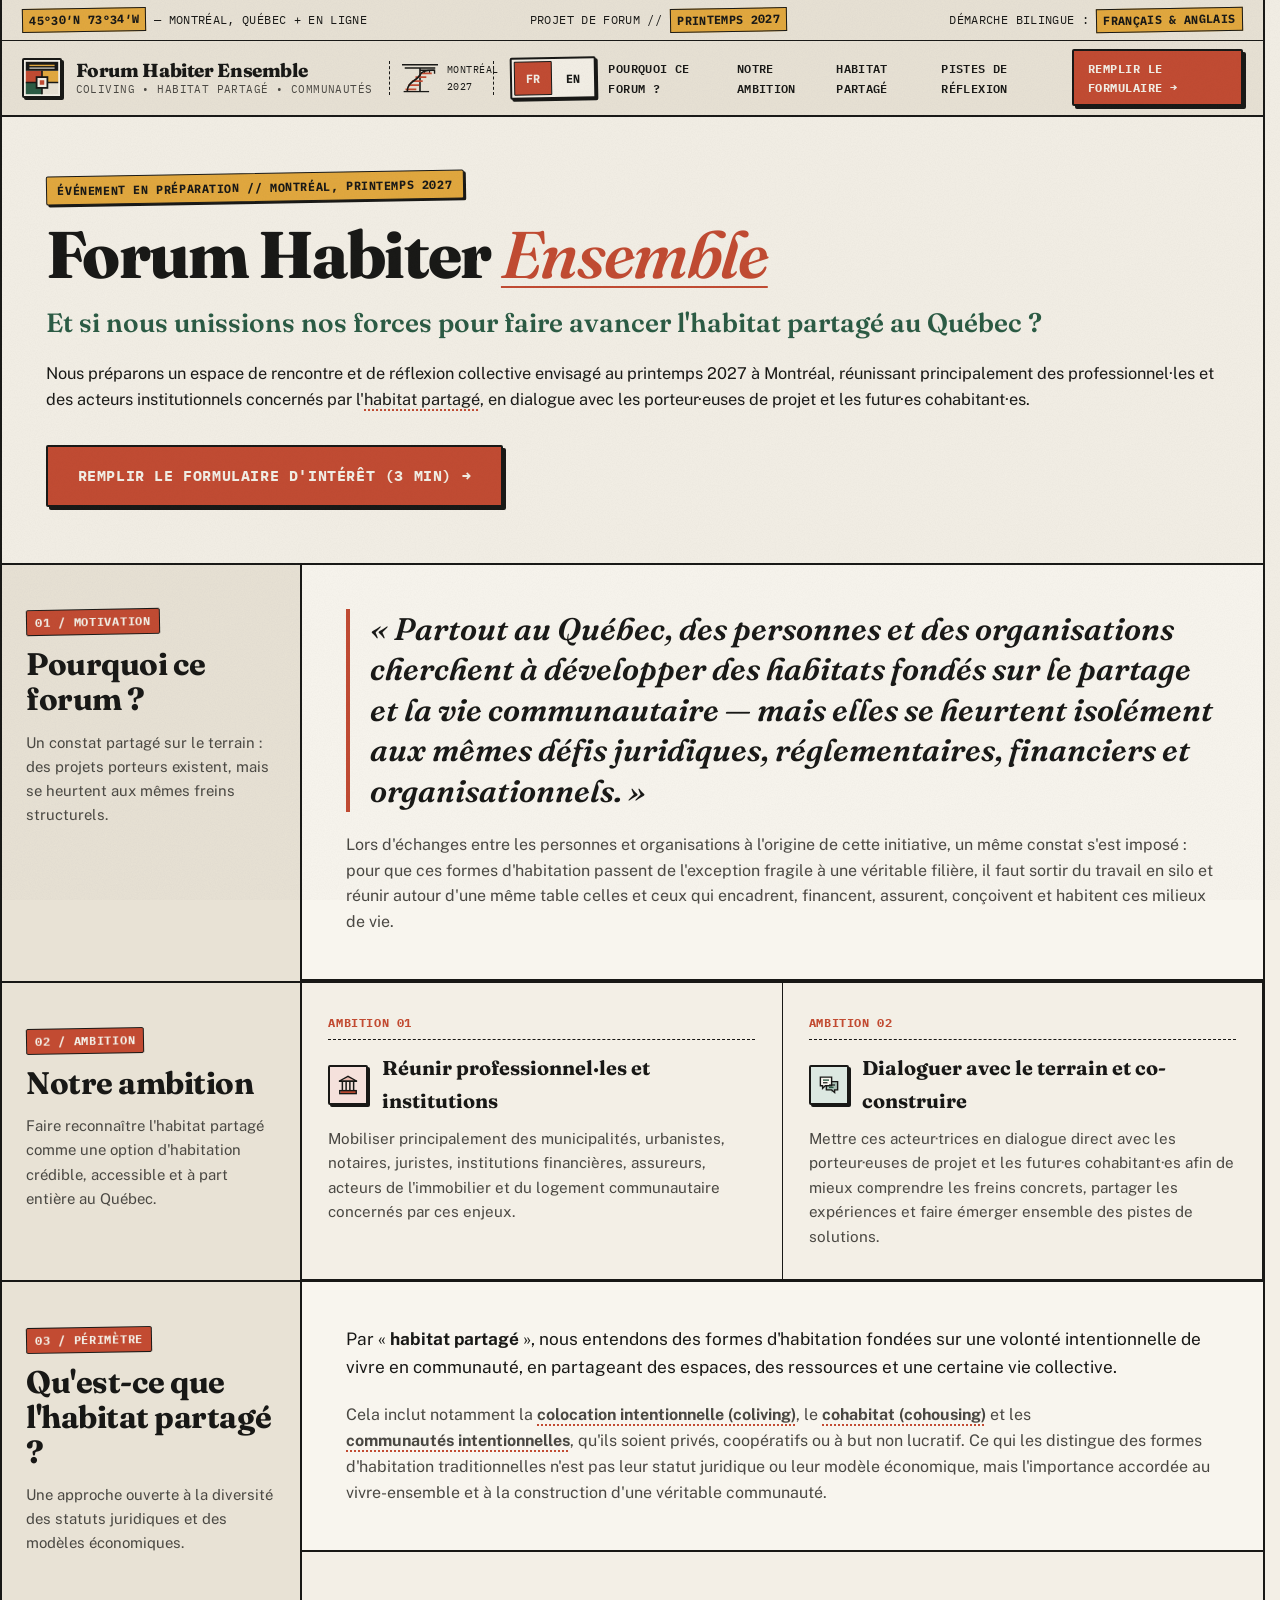
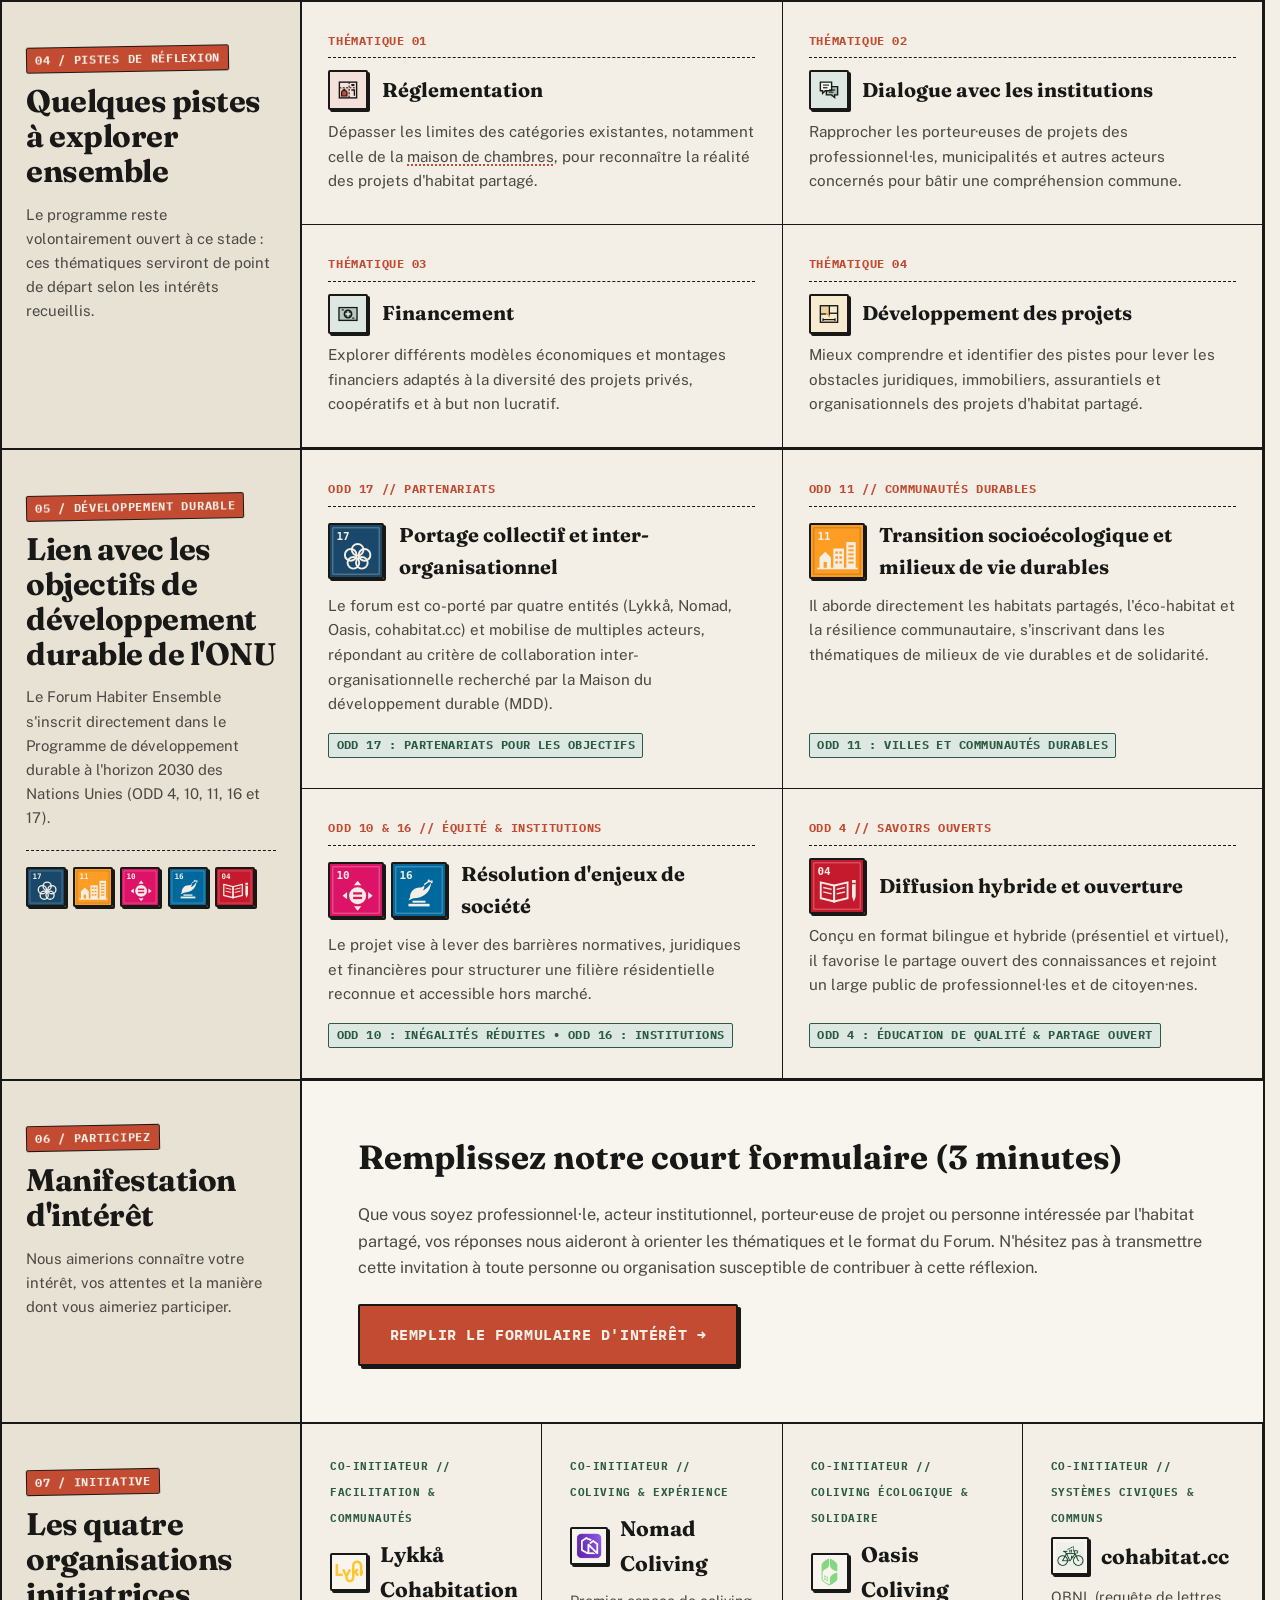
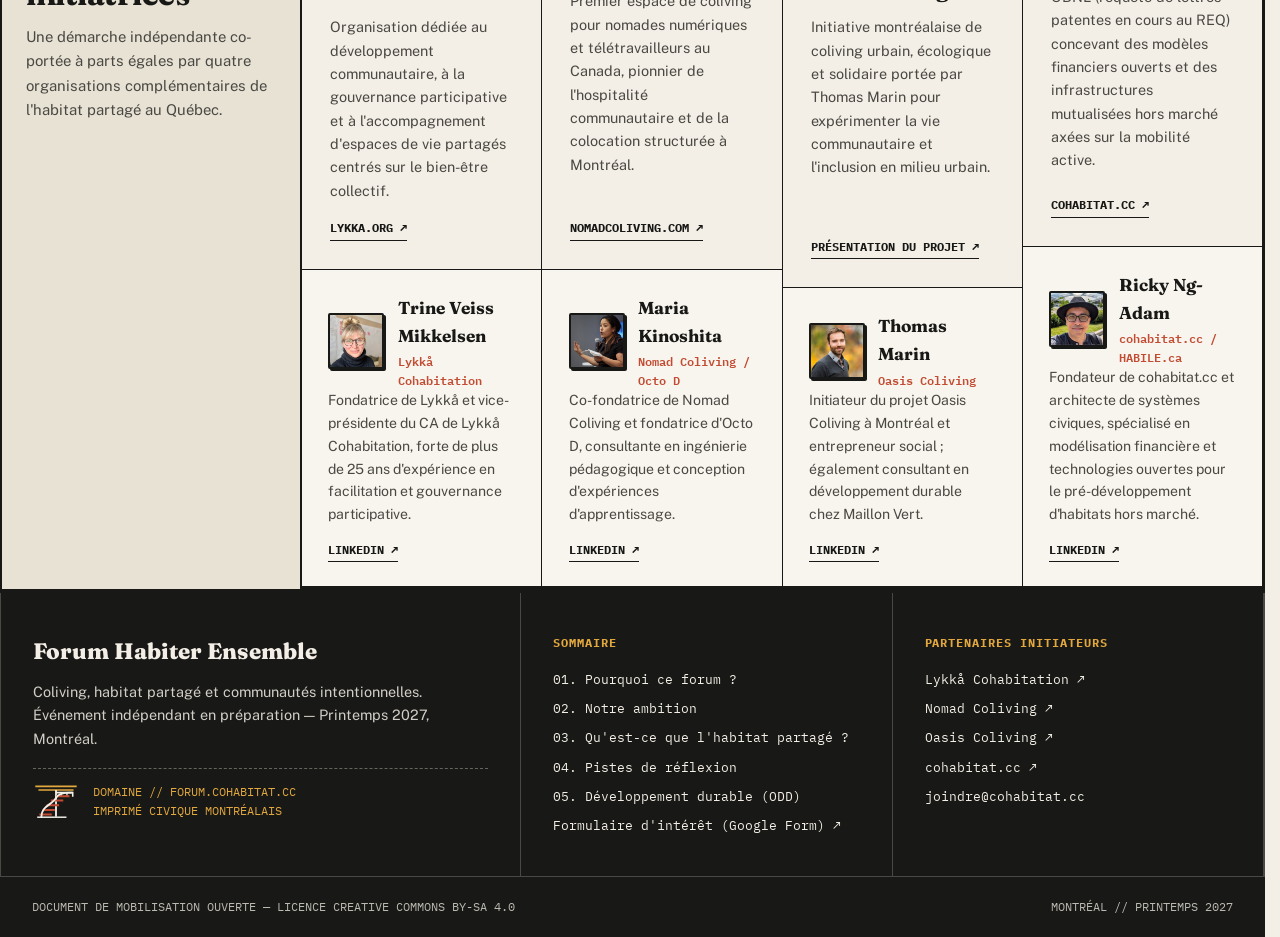
<file: index.html>
<!DOCTYPE html>
<html lang="fr" prefix="og: https://ogp.me/ns#"
  data-title-fr="Forum Habiter Ensemble — Faire avancer l'habitat partagé au Québec (Montréal, Printemps 2027)"
  data-title-en="Living Together Forum — Advancing Shared Housing in Quebec (Montreal, Spring 2027)">
<head>
  <meta charset="UTF-8">
  <meta name="viewport" content="width=device-width, initial-scale=1.0">

  <title>Forum Habiter Ensemble — Faire avancer l'habitat partagé au Québec (Montréal, Printemps 2027)</title>
  <meta name="description" content="Un espace de rencontre et de réflexion collective envisagé au printemps 2027 à Montréal pour faire reconnaître l'habitat partagé comme une option d'habitation crédible et accessible au Québec.">
  <link rel="canonical" href="https://forum.cohabitat.cc/">

  <!-- Open Graph / LinkedIn -->
  <meta property="og:type" content="website">
  <meta property="og:url" content="https://forum.cohabitat.cc/">
  <meta property="og:title" content="Forum Habiter Ensemble — Faire avancer l'habitat partagé au Québec">
  <meta property="og:description" content="Printemps 2027 à Montréal. Réunir professionnel·les, acteurs institutionnels, porteur·euses de projet et futur·es cohabitant·es autour de l'habitat partagé. Remplissez le formulaire d'intérêt (3 min).">
  <meta property="og:image" content="https://forum.cohabitat.cc/assets/images/og-forum-habiter-ensemble.jpg">
  <meta property="og:image:width" content="1200">
  <meta property="og:image:height" content="627">
  <meta property="og:locale" content="fr_CA">
  <meta property="og:locale:alternate" content="en_CA">

  <!-- Twitter Cards -->
  <meta name="twitter:card" content="summary_large_image">
  <meta name="twitter:title" content="Forum Habiter Ensemble — Montréal, Printemps 2027">
  <meta name="twitter:description" content="Et si nous unissions nos forces pour faire avancer l'habitat partagé au Québec ? Manifestez votre intérêt en 3 minutes.">
  <meta name="twitter:image" content="https://forum.cohabitat.cc/assets/images/og-forum-habiter-ensemble.jpg">

  <!-- Favicon -->
  <link rel="icon" type="image/svg+xml" href="assets/favicon.svg">

  <!-- Google Fonts : Fraunces + Public Sans + IBM Plex Mono -->
  <link rel="preconnect" href="https://fonts.googleapis.com">
  <link rel="preconnect" href="https://fonts.gstatic.com" crossorigin>
  <link href="https://fonts.googleapis.com/css2?family=Fraunces:ital,opsz,wght@0,9..144,600;0,9..144,700;0,9..144,800;1,9..144,600&family=IBM+Plex+Mono:wght@400;500;600;700&family=Public+Sans:wght@400;500;600;700&display=swap" rel="stylesheet">

  <!-- Stylesheet -->
  <link rel="stylesheet" href="style.css">

  <!-- JSON-LD Structured Data -->
  <script type="application/ld+json">
  {
    "@context": "https://schema.org",
    "@type": "Event",
    "name": "Forum Habiter Ensemble : faire avancer l'habitat partagé au Québec",
    "description": "Événement envisagé au printemps 2027 à Montréal réunissant professionnel·les, acteurs institutionnels, porteur·euses de projet et futur·es cohabitant·es pour lever les freins juridiques, réglementaires, financiers et organisationnels de l'habitat partagé.",
    "startDate": "2027-04-16T09:00:00-04:00",
    "endDate": "2027-04-17T18:00:00-04:00",
    "eventAttendanceMode": "https://schema.org/MixedEventAttendanceMode",
    "eventStatus": "https://schema.org/EventScheduled",
    "location": {
      "@type": "Place",
      "name": "Montréal (à confirmer)",
      "address": {
        "@type": "PostalAddress",
        "addressLocality": "Montréal",
        "addressRegion": "QC",
        "addressCountry": "CA"
      }
    },
    "image": [
      "https://forum.cohabitat.cc/assets/images/og-forum-habiter-ensemble.jpg"
    ],
    "organizer": [
      {
        "@type": "Organization",
        "name": "Lykkå Cohabitation",
        "url": "https://www.lykka.org/"
      },
      {
        "@type": "Organization",
        "name": "Nomad Coliving",
        "url": "https://www.nomadcoliving.com/"
      },
      {
        "@type": "Organization",
        "name": "cohabitat.cc",
        "url": "https://cohabitat.cc"
      }
    ],
    "inLanguage": ["fr", "en"]
  }
  </script>
</head>
<body>

  <a href="#contenu-principal" class="skip-link" data-fr="Passer au contenu principal" data-en="Skip to main content">Passer au contenu principal</a>

  <!-- Bandeau technique supérieur -->
  <div class="tech-bar" role="region" aria-label="Métadonnées de l'événement">
    <div class="tech-bar-inner">
      <span><strong>45°30′N 73°34′W</strong> — MONTRÉAL, QUÉBEC + EN LIGNE</span>
      <span data-fr="PROJET DE FORUM // <strong>PRINTEMPS 2027</strong>" data-en="PROPOSED FORUM // <strong>SPRING 2027</strong>">PROJET DE FORUM // <strong>PRINTEMPS 2027</strong></span>
      <span data-fr="DÉMARCHE BILINGUE : <strong>FRANÇAIS &amp; ANGLAIS</strong>" data-en="BILINGUAL INITIATIVE: <strong>FRENCH &amp; ENGLISH</strong>">DÉMARCHE BILINGUE : <strong>FRANÇAIS &amp; ANGLAIS</strong></span>
    </div>
  </div>

  <!-- En-tête & Navigation -->
  <header class="site-header">
    <div class="header-inner">
      <a href="index.html" class="brand-link" aria-label="Forum Habiter Ensemble — Accueil">
        <div class="brand-mark" aria-hidden="true">
          <svg width="40" height="40" aria-hidden="true">
            <use href="assets/icons.svg#icon-brand"></use>
          </svg>
        </div>
        <div class="brand-text">
          <span class="brand-title" data-fr="Forum Habiter Ensemble" data-en="Living Together Forum">Forum Habiter Ensemble</span>
          <span class="brand-sub" data-fr="COLIVING • HABITAT PARTAGÉ • COMMUNAUTÉS" data-en="COLIVING • SHARED HOUSING • COMMUNITIES">COLIVING • HABITAT PARTAGÉ • COMMUNAUTÉS</span>
        </div>
      </a>

      <!-- Motif architectural montréalais -->
      <div class="mtl-stair-motif" aria-hidden="true">
        <svg class="stair-icon" width="40" height="33" aria-hidden="true">
          <use href="assets/icons.svg#icon-stair"></use>
        </svg>
        <span>MONTRÉAL<br>2027</span>
      </div>

      <div class="header-controls">
        <div class="lang-switch" role="group" aria-label="Sélection de langue / Language selector">
          <button type="button" class="lang-btn" data-lang="fr" aria-pressed="true">FR</button>
          <button type="button" class="lang-btn" data-lang="en" aria-pressed="false">EN</button>
        </div>

        <button type="button" class="nav-toggle" aria-expanded="false" aria-controls="nav-menu" aria-label="Ouvrir le menu de navigation" data-fr="Menu" data-en="Menu">
          Menu
        </button>

        <nav id="nav-menu" class="nav-menu" hidden aria-label="Navigation principale">
          <ul class="nav-links">
            <li><a href="#pourquoi" data-fr="Pourquoi ce forum ?" data-en="Why This Forum?">Pourquoi ce forum ?</a></li>
            <li><a href="#ambition" data-fr="Notre ambition" data-en="Our Ambition">Notre ambition</a></li>
            <li><a href="#definition" data-fr="Habitat partagé" data-en="Shared Housing">Habitat partagé</a></li>
            <li><a href="#pistes" data-fr="Pistes de réflexion" data-en="Themes">Pistes de réflexion</a></li>
          </ul>
          <a href="https://docs.google.com/forms/d/e/1FAIpQLScC3bzdExyLqFl7yCNSpQvRmz5WL_TJ1ysKrieBtQ_Z8rOYjg/viewform" target="_blank" rel="noopener noreferrer" class="btn btn-sm btn-primary" data-fr="Remplir le formulaire →" data-en="Fill Out Form →">Remplir le formulaire →</a>
        </nav>
      </div>
    </div>
  </header>

  <main id="contenu-principal" class="shell">

    <!-- 1. HERO : Titre, accroche, printemps 2027 à Montréal & appel à l'action -->
    <section class="hero" aria-labelledby="hero-title">
      <div class="hero-top-grid hero-top-grid--single">
        <div class="hero-editorial">
          <div>
            <div class="hero-kicker" data-fr="ÉVÉNEMENT EN PRÉPARATION // MONTRÉAL, PRINTEMPS 2027" data-en="UPCOMING INITIATIVE // MONTREAL, SPRING 2027">
              ÉVÉNEMENT EN PRÉPARATION // MONTRÉAL, PRINTEMPS 2027
            </div>

            <h1 id="hero-title" data-fr="Forum Habiter <em>Ensemble</em>" data-en="Living <em>Together</em> Forum">
              Forum Habiter <em>Ensemble</em>
            </h1>

            <p class="hero-subtitle" data-fr="Et si nous unissions nos forces pour faire avancer l'habitat partagé au Québec ?" data-en="What if we joined forces to advance shared housing in Quebec?">
              Et si nous unissions nos forces pour faire avancer l'habitat partagé au Québec ?
            </p>

            <p class="hero-description" data-fr="Nous préparons un espace de rencontre et de réflexion collective envisagé au printemps 2027 à Montréal, réunissant principalement des professionnel·les et des acteurs institutionnels concernés par l'<button type=&quot;button&quot; class=&quot;terme-glossaire&quot; data-terme=&quot;habitat-partage&quot; interestfor=&quot;glossaire-habitat-partage&quot;>habitat partagé</button>, en dialogue avec les porteur·euses de projet et les futur·es cohabitant·es." data-en="We are preparing a gathering and collective reflection space envisioned for Spring 2027 in Montreal, bringing together professionals and institutional actors concerned with <button type=&quot;button&quot; class=&quot;terme-glossaire&quot; data-terme=&quot;habitat-partage&quot; interestfor=&quot;glossaire-habitat-partage&quot;>shared housing</button>, in dialogue with project builders and future cohabitants.">
              Nous préparons un espace de rencontre et de réflexion collective envisagé au printemps 2027 à Montréal, réunissant principalement des professionnel·les et des acteurs institutionnels concernés par l'<button type="button" class="terme-glossaire" data-terme="habitat-partage" interestfor="glossaire-habitat-partage">habitat partagé</button>, en dialogue avec les porteur·euses de projet et les futur·es cohabitant·es.
            </p>
          </div>

          <div class="hero-actions">
            <a href="https://docs.google.com/forms/d/e/1FAIpQLScC3bzdExyLqFl7yCNSpQvRmz5WL_TJ1ysKrieBtQ_Z8rOYjg/viewform" target="_blank" rel="noopener noreferrer" class="btn btn-primary btn-lg" data-fr="Remplir le formulaire d'intérêt (3 min) →" data-en="Fill Out the Interest Form (3 min) →">Remplir le formulaire d'intérêt (3 min) →</a>
          </div>
        </div>
      </div>
    </section>

    <!-- 2. POURQUOI CE FORUM ? — Origine, constats et défis -->
    <section id="pourquoi" class="chapter" aria-labelledby="ch01-title">
      <div class="chapter-grid">
        <aside class="chapter-rail">
          <div class="chapter-rail-sticky">
            <span class="chapter-num">01 / MOTIVATION</span>
            <h2 id="ch01-title" class="chapter-title" data-fr="Pourquoi ce forum ?" data-en="Why This Forum?">Pourquoi ce forum ?</h2>
            <p class="chapter-lead" data-fr="Un constat partagé sur le terrain : des projets porteurs existent, mais se heurtent aux mêmes freins structurels." data-en="A shared observation from the field: promising initiatives exist, yet repeatedly hit the same structural roadblocks.">
              Un constat partagé sur le terrain : des projets porteurs existent, mais se heurtent aux mêmes freins structurels.
            </p>
          </div>
        </aside>

        <div class="chapter-body chapter-body--flush">
          <div class="manifesto-lead">
            <blockquote class="manifesto-quote" data-fr="« Partout au Québec, des personnes et des organisations cherchent à développer des habitats fondés sur le partage et la vie communautaire — mais elles se heurtent isolément aux mêmes défis juridiques, réglementaires, financiers et organisationnels. »" data-en="“Across Quebec, individuals and organizations are working to build housing rooted in sharing and community life—yet they face the same legal, regulatory, financial, and organizational hurdles in isolation.”">
              « Partout au Québec, des personnes et des organisations cherchent à développer des habitats fondés sur le partage et la vie communautaire — mais elles se heurtent isolément aux mêmes défis juridiques, réglementaires, financiers et organisationnels. »
            </blockquote>
            <p class="manifesto-sub" data-fr="Lors d'échanges entre les personnes et organisations à l'origine de cette initiative, un même constat s'est imposé : pour que ces formes d'habitation passent de l'exception fragile à une véritable filière, il faut sortir du travail en silo et réunir autour d'une même table celles et ceux qui encadrent, financent, assurent, conçoivent et habitent ces milieux de vie." data-en="Through conversations among the people and organizations behind this initiative, one conclusion stood out: for these housing models to move from fragile exceptions to a viable pathway, we must break out of silos and bring together those who regulate, finance, insure, design, and live in these communities.">
              Lors d'échanges entre les personnes et organisations à l'origine de cette initiative, un même constat s'est imposé : pour que ces formes d'habitation passent de l'exception fragile à une véritable filière, il faut sortir du travail en silo et réunir autour d'une même table celles et ceux qui encadrent, financent, assurent, conçoivent et habitent ces milieux de vie.
            </p>
          </div>
        </div>
      </div>
    </section>

    <!-- 3. NOTRE AMBITION — Faire reconnaître l'habitat partagé -->
    <section id="ambition" class="chapter" aria-labelledby="ch02-title">
      <div class="chapter-grid">
        <aside class="chapter-rail">
          <div class="chapter-rail-sticky">
            <span class="chapter-num">02 / AMBITION</span>
            <h2 id="ch02-title" class="chapter-title" data-fr="Notre ambition" data-en="Our Ambition">Notre ambition</h2>
            <p class="chapter-lead" data-fr="Faire reconnaître l'habitat partagé comme une option d'habitation crédible, accessible et à part entière au Québec." data-en="Establishing shared housing as a credible, accessible, full-fledged housing option in Quebec.">
              Faire reconnaître l'habitat partagé comme une option d'habitation crédible, accessible et à part entière au Québec.
            </p>
          </div>
        </aside>

        <div class="chapter-body chapter-body--flush">
          <div class="matrix-4">
            <article class="matrix-cell">
              <div>
                <div class="cell-index">AMBITION 01</div>
                <div class="cell-head">
                  <span class="riso-badge riso-badge--terracotta" aria-hidden="true">
                    <svg class="riso-icon" width="24" height="24" aria-hidden="true"><use href="assets/icons.svg#icon-institutions"></use></svg>
                  </span>
                  <h3 data-fr="Réunir professionnel·les et institutions" data-en="Convene Professionals &amp; Institutions">Réunir professionnel·les et institutions</h3>
                </div>
                <p data-fr="Mobiliser principalement des municipalités, urbanistes, notaires, juristes, institutions financières, assureurs, acteurs de l'immobilier et du logement communautaire concernés par ces enjeux." data-en="Engage municipalities, urban planners, notaries, legal experts, financial institutions, insurers, and real estate and community housing actors concerned with these issues.">
                  Mobiliser principalement des municipalités, urbanistes, notaires, juristes, institutions financières, assureurs, acteurs de l'immobilier et du logement communautaire concernés par ces enjeux.
                </p>
              </div>
            </article>

            <article class="matrix-cell">
              <div>
                <div class="cell-index">AMBITION 02</div>
                <div class="cell-head">
                  <span class="riso-badge riso-badge--ruelle" aria-hidden="true">
                    <svg class="riso-icon" width="24" height="24" aria-hidden="true"><use href="assets/icons.svg#icon-dialogue"></use></svg>
                  </span>
                  <h3 data-fr="Dialoguer avec le terrain et co-construire" data-en="Dialogue with the Field &amp; Co-Design Solutions">Dialoguer avec le terrain et co-construire</h3>
                </div>
                <p data-fr="Mettre ces acteur·trices en dialogue direct avec les porteur·euses de projet et les futur·es cohabitant·es afin de mieux comprendre les freins concrets, partager les expériences et faire émerger ensemble des pistes de solutions." data-en="Connect these actors directly with project builders and future cohabitants to better understand real-world barriers, share experiences, and surface concrete solutions together.">
                  Mettre ces acteur·trices en dialogue direct avec les porteur·euses de projet et les futur·es cohabitant·es afin de mieux comprendre les freins concrets, partager les expériences et faire émerger ensemble des pistes de solutions.
                </p>
              </div>
            </article>
          </div>
        </div>
      </div>
    </section>

    <!-- 4. QU'EST-CE QUE L'HABITAT PARTAGÉ ? — Courte définition -->
    <section id="definition" class="chapter" aria-labelledby="ch03-title">
      <div class="chapter-grid">
        <aside class="chapter-rail">
          <div class="chapter-rail-sticky">
            <span class="chapter-num">03 / PÉRIMÈTRE</span>
            <h2 id="ch03-title" class="chapter-title" data-fr="Qu'est-ce que l'habitat partagé ?" data-en="What Is Shared Housing?">Qu'est-ce que l'habitat partagé ?</h2>
            <p class="chapter-lead" data-fr="Une approche ouverte à la diversité des statuts juridiques et des modèles économiques." data-en="An approach open to diverse legal statuses and economic models.">
              Une approche ouverte à la diversité des statuts juridiques et des modèles économiques.
            </p>
          </div>
        </aside>

        <div class="chapter-body chapter-body--flush">
          <div class="manifesto-lead">
            <p class="manifesto-sub" style="margin-top: 0; font-size: 1.08rem; color: var(--ink);" data-fr="Par « <strong>habitat partagé</strong> », nous entendons des formes d'habitation fondées sur une volonté intentionnelle de vivre en communauté, en partageant des espaces, des ressources et une certaine vie collective." data-en="By “<strong>shared housing</strong>”, we mean forms of housing founded on an intentional desire to live in community, sharing spaces, resources, and a degree of collective life.">
              Par « <strong>habitat partagé</strong> », nous entendons des formes d'habitation fondées sur une volonté intentionnelle de vivre en communauté, en partageant des espaces, des ressources et une certaine vie collective.
            </p>
            <p class="manifesto-sub" data-fr="Cela inclut notamment la <strong><button type=&quot;button&quot; class=&quot;terme-glossaire&quot; data-terme=&quot;colocation-intentionnelle&quot; interestfor=&quot;glossaire-colocation-intentionnelle&quot;>colocation intentionnelle (coliving)</button></strong>, le <strong><button type=&quot;button&quot; class=&quot;terme-glossaire&quot; data-terme=&quot;cohabitat&quot; interestfor=&quot;glossaire-cohabitat&quot;>cohabitat (cohousing)</button></strong> et les <strong><button type=&quot;button&quot; class=&quot;terme-glossaire&quot; data-terme=&quot;communaute-intentionnelle&quot; interestfor=&quot;glossaire-communaute-intentionnelle&quot;>communautés intentionnelles</button></strong>, qu'ils soient privés, coopératifs ou à but non lucratif. Ce qui les distingue des formes d'habitation traditionnelles n'est pas leur statut juridique ou leur modèle économique, mais l'importance accordée au vivre-ensemble et à la construction d'une véritable communauté." data-en="This includes <strong><button type=&quot;button&quot; class=&quot;terme-glossaire&quot; data-terme=&quot;colocation-intentionnelle&quot; interestfor=&quot;glossaire-colocation-intentionnelle&quot;>coliving</button></strong>, <strong><button type=&quot;button&quot; class=&quot;terme-glossaire&quot; data-terme=&quot;cohabitat&quot; interestfor=&quot;glossaire-cohabitat&quot;>cohousing</button></strong>, and <strong><button type=&quot;button&quot; class=&quot;terme-glossaire&quot; data-terme=&quot;communaute-intentionnelle&quot; interestfor=&quot;glossaire-communaute-intentionnelle&quot;>intentional communities</button></strong>, whether private, cooperative, or non-profit. What sets them apart from traditional housing is not their legal status or economic model, but the importance placed on living together and building a genuine community.">
              Cela inclut notamment la <strong><button type="button" class="terme-glossaire" data-terme="colocation-intentionnelle" interestfor="glossaire-colocation-intentionnelle">colocation intentionnelle (coliving)</button></strong>, le <strong><button type="button" class="terme-glossaire" data-terme="cohabitat" interestfor="glossaire-cohabitat">cohabitat (cohousing)</button></strong> et les <strong><button type="button" class="terme-glossaire" data-terme="communaute-intentionnelle" interestfor="glossaire-communaute-intentionnelle">communautés intentionnelles</button></strong>, qu'ils soient privés, coopératifs ou à but non lucratif. Ce qui les distingue des formes d'habitation traditionnelles n'est pas leur statut juridique ou leur modèle économique, mais l'importance accordée au vivre-ensemble et à la construction d'une véritable communauté.
            </p>
          </div>
        </div>
      </div>
    </section>

    <!-- 5. QUELQUES PISTES DE RÉFLEXION — Quatre grandes thématiques -->
    <section id="pistes" class="chapter" aria-labelledby="ch04-title">
      <div class="chapter-grid">
        <aside class="chapter-rail">
          <div class="chapter-rail-sticky">
            <span class="chapter-num">04 / PISTES DE RÉFLEXION</span>
            <h2 id="ch04-title" class="chapter-title" data-fr="Quelques pistes à explorer ensemble" data-en="Themes to Explore Together">Quelques pistes à explorer ensemble</h2>
            <p class="chapter-lead" data-fr="Le programme reste volontairement ouvert à ce stade : ces thématiques serviront de point de départ selon les intérêts recueillis." data-en="The agenda remains intentionally open at this stage: these themes serve as a starting point shaped by your input.">
              Le programme reste volontairement ouvert à ce stade : ces thématiques serviront de point de départ selon les intérêts recueillis.
            </p>
          </div>
        </aside>

        <div class="chapter-body chapter-body--flush">
          <div class="matrix-4">
            <article class="matrix-cell">
              <div>
                <div class="cell-index">THÉMATIQUE 01</div>
                <div class="cell-head">
                  <span class="riso-badge riso-badge--terracotta" aria-hidden="true">
                    <svg class="riso-icon" width="24" height="24" aria-hidden="true"><use href="assets/icons.svg#icon-zoning"></use></svg>
                  </span>
                  <h3 data-fr="Réglementation" data-en="Regulation &amp; Zoning">Réglementation</h3>
                </div>
                <p data-fr="Dépasser les limites des catégories existantes, notamment celle de la <button type=&quot;button&quot; class=&quot;terme-glossaire&quot; data-terme=&quot;maison-de-chambres&quot; interestfor=&quot;glossaire-maison-de-chambres&quot;>maison de chambres</button>, pour reconnaître la réalité des projets d'habitat partagé." data-en="Moving beyond the limits of existing categories—particularly <button type=&quot;button&quot; class=&quot;terme-glossaire&quot; data-terme=&quot;maison-de-chambres&quot; interestfor=&quot;glossaire-maison-de-chambres&quot;>rooming house</button> bylaws—to recognize the reality of shared housing projects.">
                  Dépasser les limites des catégories existantes, notamment celle de la <button type="button" class="terme-glossaire" data-terme="maison-de-chambres" interestfor="glossaire-maison-de-chambres">maison de chambres</button>, pour reconnaître la réalité des projets d'habitat partagé.
                </p>
              </div>
            </article>

            <article class="matrix-cell">
              <div>
                <div class="cell-index">THÉMATIQUE 02</div>
                <div class="cell-head">
                  <span class="riso-badge riso-badge--ruelle" aria-hidden="true">
                    <svg class="riso-icon" width="24" height="24" aria-hidden="true"><use href="assets/icons.svg#icon-dialogue"></use></svg>
                  </span>
                  <h3 data-fr="Dialogue avec les institutions" data-en="Dialogue with Institutions">Dialogue avec les institutions</h3>
                </div>
                <p data-fr="Rapprocher les porteur·euses de projets des professionnel·les, municipalités et autres acteurs concernés pour bâtir une compréhension commune." data-en="Bringing project builders closer to professionals, municipalities, and other key actors to build shared understanding.">
                  Rapprocher les porteur·euses de projets des professionnel·les, municipalités et autres acteurs concernés pour bâtir une compréhension commune.
                </p>
              </div>
            </article>

            <article class="matrix-cell">
              <div>
                <div class="cell-index">THÉMATIQUE 03</div>
                <div class="cell-head">
                  <span class="riso-badge riso-badge--ruelle" aria-hidden="true">
                    <svg class="riso-icon" width="24" height="24" aria-hidden="true"><use href="assets/icons.svg#icon-finance"></use></svg>
                  </span>
                  <h3 data-fr="Financement" data-en="Financing">Financement</h3>
                </div>
                <p data-fr="Explorer différents modèles économiques et montages financiers adaptés à la diversité des projets privés, coopératifs et à but non lucratif." data-en="Exploring diverse economic models and financial structures suited to private, cooperative, and non-profit initiatives.">
                  Explorer différents modèles économiques et montages financiers adaptés à la diversité des projets privés, coopératifs et à but non lucratif.
                </p>
              </div>
            </article>

            <article class="matrix-cell">
              <div>
                <div class="cell-index">THÉMATIQUE 04</div>
                <div class="cell-head">
                  <span class="riso-badge riso-badge--yellow" aria-hidden="true">
                    <svg class="riso-icon" width="24" height="24" aria-hidden="true"><use href="assets/icons.svg#icon-blueprint"></use></svg>
                  </span>
                  <h3 data-fr="Développement des projets" data-en="Project Development">Développement des projets</h3>
                </div>
                <p data-fr="Mieux comprendre et identifier des pistes pour lever les obstacles juridiques, immobiliers, assurantiels et organisationnels des projets d'habitat partagé." data-en="Better understanding and identifying ways to overcome legal, real estate, insurance, and organizational hurdles for shared housing projects.">
                  Mieux comprendre et identifier des pistes pour lever les obstacles juridiques, immobiliers, assurantiels et organisationnels des projets d'habitat partagé.
                </p>
              </div>
            </article>
          </div>
        </div>
      </div>
    </section>

    <!-- 6. OBJECTIFS DE DÉVELOPPEMENT DURABLE (ONU) -->
    <section id="odd" class="chapter" aria-labelledby="ch05-odd-title">
      <div class="chapter-grid">
        <aside class="chapter-rail">
          <div class="chapter-rail-sticky">
            <span class="chapter-num" data-fr="05 / DÉVELOPPEMENT DURABLE" data-en="05 / SUSTAINABLE DEVELOPMENT">05 / DÉVELOPPEMENT DURABLE</span>
            <h2 id="ch05-odd-title" class="chapter-title" data-fr="Lien avec les objectifs de développement durable de l'ONU" data-en="Alignment with the UN Sustainable Development Goals">Lien avec les objectifs de développement durable de l'ONU</h2>
            <p class="chapter-lead" data-fr="Le Forum Habiter Ensemble s'inscrit directement dans le Programme de développement durable à l'horizon 2030 des Nations Unies (ODD 4, 10, 11, 16 et 17)." data-en="The Living Together Forum directly aligns with the United Nations 2030 Agenda for Sustainable Development (SDGs 4, 10, 11, 16, and 17).">
              Le Forum Habiter Ensemble s'inscrit directement dans le Programme de développement durable à l'horizon 2030 des Nations Unies (ODD 4, 10, 11, 16 et 17).
            </p>
            <div class="odd-rail-strip" aria-hidden="true">
              <img src="assets/images/odd/odd-17.svg" alt="" class="odd-rail-icon" width="40" height="40" loading="lazy">
              <img src="assets/images/odd/odd-11.svg" alt="" class="odd-rail-icon" width="40" height="40" loading="lazy">
              <img src="assets/images/odd/odd-10.svg" alt="" class="odd-rail-icon" width="40" height="40" loading="lazy">
              <img src="assets/images/odd/odd-16.svg" alt="" class="odd-rail-icon" width="40" height="40" loading="lazy">
              <img src="assets/images/odd/odd-04.svg" alt="" class="odd-rail-icon" width="40" height="40" loading="lazy">
            </div>
          </div>
        </aside>

        <div class="chapter-body chapter-body--flush">
          <div class="matrix-4">
            <article class="matrix-cell">
              <div>
                <div class="cell-index" data-fr="ODD 17 // PARTENARIATS" data-en="SDG 17 // PARTNERSHIPS">ODD 17 // PARTENARIATS</div>
                <div class="odd-card-head">
                  <div class="odd-badges">
                    <img src="assets/images/odd/odd-17.svg" alt="Icône ODD 17 — Partenariats pour la réalisation des objectifs" class="odd-icon" width="56" height="56" loading="lazy">
                  </div>
                  <h3 data-fr="Portage collectif et inter-organisationnel" data-en="Collective &amp; Inter-Organizational Leadership">Portage collectif et inter-organisationnel</h3>
                </div>
                <p data-fr="Le forum est co-porté par quatre entités (Lykkå, Nomad, Oasis, cohabitat.cc) et mobilise de multiples acteurs, répondant au critère de collaboration inter-organisationnelle recherché par la Maison du développement durable (MDD)." data-en="The forum is co-led by four entities (Lykkå, Nomad, Oasis, cohabitat.cc) and mobilizes multiple stakeholders, meeting the inter-organizational collaboration standard sought by the Maison du développement durable (MDD).">
                  Le forum est co-porté par quatre entités (Lykkå, Nomad, Oasis, cohabitat.cc) et mobilise de multiples acteurs, répondant au critère de collaboration inter-organisationnelle recherché par la Maison du développement durable (MDD).
                </p>
              </div>
              <span class="cell-tag" data-fr="ODD 17 : PARTENARIATS POUR LES OBJECTIFS" data-en="SDG 17: PARTNERSHIPS FOR THE GOALS">ODD 17 : PARTENARIATS POUR LES OBJECTIFS</span>
            </article>

            <article class="matrix-cell">
              <div>
                <div class="cell-index" data-fr="ODD 11 // COMMUNAUTÉS DURABLES" data-en="SDG 11 // SUSTAINABLE COMMUNITIES">ODD 11 // COMMUNAUTÉS DURABLES</div>
                <div class="odd-card-head">
                  <div class="odd-badges">
                    <img src="assets/images/odd/odd-11.svg" alt="Icône ODD 11 — Villes et communautés durables" class="odd-icon" width="56" height="56" loading="lazy">
                  </div>
                  <h3 data-fr="Transition socioécologique et milieux de vie durables" data-en="Socio-Ecological Transition &amp; Sustainable Living">Transition socioécologique et milieux de vie durables</h3>
                </div>
                <p data-fr="Il aborde directement les habitats partagés, l'éco-habitat et la résilience communautaire, s'inscrivant dans les thématiques de milieux de vie durables et de solidarité." data-en="It directly addresses shared housing, eco-housing, and community resilience, aligning with sustainable living environments and solidarity.">
                  Il aborde directement les habitats partagés, l'éco-habitat et la résilience communautaire, s'inscrivant dans les thématiques de milieux de vie durables et de solidarité.
                </p>
              </div>
              <span class="cell-tag" data-fr="ODD 11 : VILLES ET COMMUNAUTÉS DURABLES" data-en="SDG 11: SUSTAINABLE CITIES &amp; COMMUNITIES">ODD 11 : VILLES ET COMMUNAUTÉS DURABLES</span>
            </article>

            <article class="matrix-cell">
              <div>
                <div class="cell-index" data-fr="ODD 10 &amp; 16 // ÉQUITÉ &amp; INSTITUTIONS" data-en="SDG 10 &amp; 16 // EQUITY &amp; INSTITUTIONS">ODD 10 &amp; 16 // ÉQUITÉ &amp; INSTITUTIONS</div>
                <div class="odd-card-head">
                  <div class="odd-badges">
                    <img src="assets/images/odd/odd-10.svg" alt="Icône ODD 10 — Inégalités réduites" class="odd-icon" width="56" height="56" loading="lazy">
                    <img src="assets/images/odd/odd-16.svg" alt="Icône ODD 16 — Paix, justice et institutions efficaces" class="odd-icon" width="56" height="56" loading="lazy">
                  </div>
                  <h3 data-fr="Résolution d'enjeux de société" data-en="Addressing Systemic Societal Challenges">Résolution d'enjeux de société</h3>
                </div>
                <p data-fr="Le projet vise à lever des barrières normatives, juridiques et financières pour structurer une filière résidentielle reconnue et accessible hors marché." data-en="The initiative aims to remove regulatory, legal, and financial barriers to structure a recognized, accessible non-market residential sector.">
                  Le projet vise à lever des barrières normatives, juridiques et financières pour structurer une filière résidentielle reconnue et accessible hors marché.
                </p>
              </div>
              <span class="cell-tag" data-fr="ODD 10 : INÉGALITÉS RÉDUITES • ODD 16 : INSTITUTIONS" data-en="SDG 10: REDUCED INEQUALITIES • SDG 16: INSTITUTIONS">ODD 10 : INÉGALITÉS RÉDUITES • ODD 16 : INSTITUTIONS</span>
            </article>

            <article class="matrix-cell">
              <div>
                <div class="cell-index" data-fr="ODD 4 // SAVOIRS OUVERTS" data-en="SDG 4 // OPEN KNOWLEDGE">ODD 4 // SAVOIRS OUVERTS</div>
                <div class="odd-card-head">
                  <div class="odd-badges">
                    <img src="assets/images/odd/odd-04.svg" alt="Icône ODD 4 — Éducation de qualité" class="odd-icon" width="56" height="56" loading="lazy">
                  </div>
                  <h3 data-fr="Diffusion hybride et ouverture" data-en="Hybrid Reach &amp; Open Knowledge">Diffusion hybride et ouverture</h3>
                </div>
                <p data-fr="Conçu en format bilingue et hybride (présentiel et virtuel), il favorise le partage ouvert des connaissances et rejoint un large public de professionnel·les et de citoyen·nes." data-en="Designed in a bilingual and hybrid format (in-person and virtual), it fosters open knowledge sharing and reaches a broad audience of professionals and citizens.">
                  Conçu en format bilingue et hybride (présentiel et virtuel), il favorise le partage ouvert des connaissances et rejoint un large public de professionnel·les et de citoyen·nes.
                </p>
              </div>
              <span class="cell-tag" data-fr="ODD 4 : ÉDUCATION DE QUALITÉ &amp; PARTAGE OUVERT" data-en="SDG 4: QUALITY EDUCATION &amp; OPEN SHARING">ODD 4 : ÉDUCATION DE QUALITÉ &amp; PARTAGE OUVERT</span>
            </article>
          </div>
        </div>
      </div>
    </section>

    <!-- 7. MANIFESTATION D'INTÉRÊT — Bouton principal vers le Google Form -->
    <section id="interet" class="chapter" aria-labelledby="cta-heading">
      <div class="chapter-grid">
        <aside class="chapter-rail">
          <div class="chapter-rail-sticky">
            <span class="chapter-num">06 / PARTICIPEZ</span>
            <h2 id="cta-heading" class="chapter-title" data-fr="Manifestation d'intérêt" data-en="Express Your Interest">Manifestation d'intérêt</h2>
            <p class="chapter-lead" data-fr="Nous aimerions connaître votre intérêt, vos attentes et la manière dont vous aimeriez participer." data-en="We would love to learn about your interest, expectations, and how you would like to participate.">
              Nous aimerions connaître votre intérêt, vos attentes et la manière dont vous aimeriez participer.
            </p>
          </div>
        </aside>

        <div class="chapter-body chapter-body--flush">
          <div class="cta-panel">
            <h3 data-fr="Remplissez notre court formulaire (3 minutes)" data-en="Fill out our short interest form (3 minutes)">Remplissez notre court formulaire (3 minutes)</h3>
            <p data-fr="Que vous soyez professionnel·le, acteur institutionnel, porteur·euse de projet ou personne intéressée par l'habitat partagé, vos réponses nous aideront à orienter les thématiques et le format du Forum. N'hésitez pas à transmettre cette invitation à toute personne ou organisation susceptible de contribuer à cette réflexion." data-en="Whether you are a professional, institutional actor, project builder, or someone interested in shared housing, your input will help shape the Forum's themes and format. Feel free to share this invitation with anyone or any organization that could contribute.">
              Que vous soyez professionnel·le, acteur institutionnel, porteur·euse de projet ou personne intéressée par l'habitat partagé, vos réponses nous aideront à orienter les thématiques et le format du Forum. N'hésitez pas à transmettre cette invitation à toute personne ou organisation susceptible de contribuer à cette réflexion.
            </p>
            <div class="cta-actions">
              <a href="https://docs.google.com/forms/d/e/1FAIpQLScC3bzdExyLqFl7yCNSpQvRmz5WL_TJ1ysKrieBtQ_Z8rOYjg/viewform" target="_blank" rel="noopener noreferrer" class="btn btn-primary btn-lg" data-fr="Remplir le formulaire d'intérêt →" data-en="Fill Out the Interest Form →">
                Remplir le formulaire d'intérêt →
              </a>
            </div>
          </div>
        </div>
      </div>
    </section>

    <!-- 8. ORGANISATIONS INITIATRICES & PORTEUR·EUSES -->
    <section id="initiative" class="chapter" aria-labelledby="ch06-title">
      <div class="chapter-grid">
        <aside class="chapter-rail">
          <div class="chapter-rail-sticky">
            <span class="chapter-num">07 / INITIATIVE</span>
            <h2 id="ch06-title" class="chapter-title" data-fr="Les quatre organisations initiatrices" data-en="The Four Initiating Organizations">Les quatre organisations initiatrices</h2>
            <p class="chapter-lead" data-fr="Une démarche indépendante co-portée à parts égales par quatre organisations complémentaires de l'habitat partagé au Québec." data-en="An independent initiative jointly spearheaded on equal footing by four complementary shared housing organizations in Quebec.">
              Une démarche indépendante co-portée à parts égales par quatre organisations complémentaires de l'habitat partagé au Québec.
            </p>
          </div>
        </aside>

        <div class="chapter-body chapter-body--flush">
          <div class="orgs-grid">
            <!-- 1. Lykkå Cohabitation + Trine Veiss Mikkelsen -->
            <div class="org-person-pair">
              <article class="org-tile">
                <div>
                  <span class="org-role" data-fr="CO-INITIATEUR // FACILITATION &amp; COMMUNAUTÉS" data-en="CO-INITIATOR // FACILITATION &amp; COHOUSING">CO-INITIATEUR // FACILITATION &amp; COMMUNAUTÉS</span>
                  <div class="org-brand-row">
                    <img src="assets/images/icon-lykka.svg" alt="" class="org-icon" width="38" height="38" loading="lazy">
                    <h3>Lykkå Cohabitation</h3>
                  </div>
                  <p data-fr="Organisation dédiée au développement communautaire, à la gouvernance participative et à l'accompagnement d'espaces de vie partagés centrés sur le bien-être collectif." data-en="Organization dedicated to community development, participatory governance, and guiding shared living spaces centered on collective well-being.">
                    Organisation dédiée au développement communautaire, à la gouvernance participative et à l'accompagnement d'espaces de vie partagés centrés sur le bien-être collectif.
                  </p>
                </div>
                <a href="https://www.lykka.org/" target="_blank" rel="noopener noreferrer" class="org-link">lykka.org ↗</a>
              </article>

              <article class="person-cell">
                <div>
                  <div class="person-top">
                    <img src="assets/images/person-trine.jpg" alt="Portrait de Trine Veiss Mikkelsen" class="person-avatar" width="56" height="56" loading="lazy">
                    <div>
                      <h4 class="person-name">Trine Veiss Mikkelsen</h4>
                      <p class="person-affil">Lykkå Cohabitation</p>
                    </div>
                  </div>
                  <p class="person-bio" data-fr="Fondatrice de Lykkå et vice-présidente du CA de Lykkå Cohabitation, forte de plus de 25 ans d'expérience en facilitation et gouvernance participative." data-en="Founder of Lykkå and Vice-Chair of Lykkå Cohabitation, with over 25 years of experience in facilitation and participatory governance.">
                    Fondatrice de Lykkå et vice-présidente du CA de Lykkå Cohabitation, forte de plus de 25 ans d'expérience en facilitation et gouvernance participative.
                  </p>
                </div>
                <a href="https://www.linkedin.com/in/trine-veiss-mikkelsen-she-her-6b05701a0" target="_blank" rel="noopener noreferrer" class="org-link">LinkedIn ↗</a>
              </article>
            </div>

            <!-- 2. Nomad Coliving + Maria Kinoshita -->
            <div class="org-person-pair">
              <article class="org-tile">
                <div>
                  <span class="org-role" data-fr="CO-INITIATEUR // COLIVING &amp; EXPÉRIENCE" data-en="CO-INITIATOR // COLIVING &amp; EXPERIENCE">CO-INITIATEUR // COLIVING &amp; EXPÉRIENCE</span>
                  <div class="org-brand-row">
                    <img src="assets/images/icon-nomad.png" alt="" class="org-icon" width="38" height="38" loading="lazy">
                    <h3>Nomad Coliving</h3>
                  </div>
                  <p data-fr="Premier espace de coliving pour nomades numériques et télétravailleurs au Canada, pionnier de l'hospitalité communautaire et de la colocation structurée à Montréal." data-en="Canada's first coliving space for digital nomads and remote professionals, pioneering community hospitality and structured shared housing in Montreal.">
                    Premier espace de coliving pour nomades numériques et télétravailleurs au Canada, pionnier de l'hospitalité communautaire et de la colocation structurée à Montréal.
                  </p>
                </div>
                <a href="https://www.nomadcoliving.com/" target="_blank" rel="noopener noreferrer" class="org-link">nomadcoliving.com ↗</a>
              </article>

              <article class="person-cell">
                <div>
                  <div class="person-top">
                    <img src="assets/images/person-maria.jpg" alt="Portrait de Maria Kinoshita" class="person-avatar" width="56" height="56" loading="lazy">
                    <div>
                      <h4 class="person-name">Maria Kinoshita</h4>
                      <p class="person-affil">Nomad Coliving / Octo D</p>
                    </div>
                  </div>
                  <p class="person-bio" data-fr="Co-fondatrice de Nomad Coliving et fondatrice d'Octo D, consultante en ingénierie pédagogique et conception d'expériences d'apprentissage." data-en="Co-founder of Nomad Coliving and founder of Octo D, instructional design consultant and learning experience architect.">
                    Co-fondatrice de Nomad Coliving et fondatrice d'Octo D, consultante en ingénierie pédagogique et conception d'expériences d'apprentissage.
                  </p>
                </div>
                <a href="https://www.linkedin.com/in/maria-kinoshita-25872338" target="_blank" rel="noopener noreferrer" class="org-link">LinkedIn ↗</a>
              </article>
            </div>

            <!-- 3. Oasis Coliving + Thomas Marin -->
            <div class="org-person-pair">
              <article class="org-tile">
                <div>
                  <span class="org-role" data-fr="CO-INITIATEUR // COLIVING ÉCOLOGIQUE &amp; SOLIDAIRE" data-en="CO-INITIATOR // ECOLOGICAL &amp; SOLIDARITY COLIVING">CO-INITIATEUR // COLIVING ÉCOLOGIQUE &amp; SOLIDAIRE</span>
                  <div class="org-brand-row">
                    <img src="assets/images/icon-oasis.svg" alt="" class="org-icon" width="38" height="38" loading="lazy">
                    <h3>Oasis Coliving</h3>
                  </div>
                  <p data-fr="Initiative montréalaise de coliving urbain, écologique et solidaire portée par Thomas Marin pour expérimenter la vie communautaire et l'inclusion en milieu urbain." data-en="Montreal-based urban, ecological, and solidarity coliving initiative spearheaded by Thomas Marin to pioneer inclusive community living in the city.">
                    Initiative montréalaise de coliving urbain, écologique et solidaire portée par Thomas Marin pour expérimenter la vie communautaire et l'inclusion en milieu urbain.
                  </p>
                </div>
                <a href="https://histoire.community/27-qui-veut-habiter-avec-moi-thomas-niram-oasis-coliving/" target="_blank" rel="noopener noreferrer" class="org-link" data-fr="Présentation du projet ↗" data-en="Project Presentation ↗">Présentation du projet ↗</a>
              </article>

              <article class="person-cell">
                <div>
                  <div class="person-top">
                    <img src="assets/images/person-thomas.jpg" alt="Portrait de Thomas Marin" class="person-avatar" width="56" height="56" loading="lazy">
                    <div>
                      <h4 class="person-name">Thomas Marin</h4>
                      <p class="person-affil">Oasis Coliving</p>
                    </div>
                  </div>
                  <p class="person-bio" data-fr="Initiateur du projet Oasis Coliving à Montréal et entrepreneur social ; également consultant en développement durable chez Maillon Vert." data-en="Initiator of the Oasis Coliving project in Montreal and social entrepreneur; also serves as a sustainability consultant at Maillon Vert.">
                    Initiateur du projet Oasis Coliving à Montréal et entrepreneur social ; également consultant en développement durable chez Maillon Vert.
                  </p>
                </div>
                <a href="https://www.linkedin.com/in/thomas-marin" target="_blank" rel="noopener noreferrer" class="org-link">LinkedIn ↗</a>
              </article>
            </div>

            <!-- 4. cohabitat.cc + Ricky Ng-Adam -->
            <div class="org-person-pair">
              <article class="org-tile">
                <div>
                  <span class="org-role" data-fr="CO-INITIATEUR // SYSTÈMES CIVIQUES &amp; COMMUNS" data-en="CO-INITIATOR // CIVIC SYSTEMS &amp; COMMONS">CO-INITIATEUR // SYSTÈMES CIVIQUES &amp; COMMUNS</span>
                  <div class="org-brand-row">
                    <img src="assets/images/icon-cohabitat.png" alt="" class="org-icon" width="38" height="38" loading="lazy">
                    <h3>cohabitat.cc</h3>
                  </div>
                  <p data-fr="OBNL (requête de lettres patentes en cours au REQ) concevant des modèles financiers ouverts et des infrastructures mutualisées hors marché axées sur la mobilité active." data-en="Non-profit (incorporation pending with REQ) developing open financial models and non-market shared housing infrastructure built around active mobility.">
                    OBNL (requête de lettres patentes en cours au REQ) concevant des modèles financiers ouverts et des infrastructures mutualisées hors marché axées sur la mobilité active.
                  </p>
                </div>
                <a href="https://cohabitat.cc" target="_blank" rel="noopener noreferrer" class="org-link">cohabitat.cc ↗</a>
              </article>

              <article class="person-cell">
                <div>
                  <div class="person-top">
                    <img src="assets/images/person-ricky.png" alt="Portrait de Ricky Ng-Adam" class="person-avatar" width="56" height="56" loading="lazy">
                    <div>
                      <h4 class="person-name">Ricky Ng-Adam</h4>
                      <p class="person-affil">cohabitat.cc / HABILE.ca</p>
                    </div>
                  </div>
                  <p class="person-bio" data-fr="Fondateur de cohabitat.cc et architecte de systèmes civiques, spécialisé en modélisation financière et technologies ouvertes pour le pré-développement d'habitats hors marché." data-en="Founder of cohabitat.cc and civic systems architect specializing in financial modeling and open technologies for non-market housing pre-development.">
                    Fondateur de cohabitat.cc et architecte de systèmes civiques, spécialisé en modélisation financière et technologies ouvertes pour le pré-développement d'habitats hors marché.
                  </p>
                </div>
                <a href="https://www.linkedin.com/in/rngadam" target="_blank" rel="noopener noreferrer" class="org-link">LinkedIn ↗</a>
              </article>
            </div>
          </div>
        </div>
      </div>
    </section>

  </main>

  <!-- Pied de page / Colophon -->
  <footer class="site-footer">
    <div class="footer-grid">
      <div class="footer-col">
        <p class="footer-brand">Forum Habiter Ensemble</p>
        <p style="margin: 0 0 1rem; font-size: 0.9rem; color: rgba(243, 239, 230, 0.85);" data-fr="Coliving, habitat partagé et communautés intentionnelles. Événement indépendant en préparation — Printemps 2027, Montréal." data-en="Coliving, shared housing, and intentional communities. Independent gathering in preparation — Spring 2027, Montreal.">
          Coliving, habitat partagé et communautés intentionnelles. Événement indépendant en préparation — Printemps 2027, Montréal.
        </p>
        <div class="footer-motif-box">
          <svg class="stair-icon stair-icon--inverse" width="46" height="38" aria-hidden="true">
            <use href="assets/icons.svg#icon-stair"></use>
          </svg>
          <p style="margin: 0; font-family: var(--font-mono); font-size: 0.74rem; color: var(--depanneur-yellow);">
            DOMAINE // FORUM.COHABITAT.CC<br>IMPRIMÉ CIVIQUE MONTRÉALAIS
          </p>
        </div>
      </div>

      <div class="footer-col">
        <h4 data-fr="Sommaire" data-en="Contents">Sommaire</h4>
        <ul class="footer-links">
          <li><a href="#pourquoi" data-fr="01. Pourquoi ce forum ?" data-en="01. Why This Forum?">01. Pourquoi ce forum ?</a></li>
          <li><a href="#ambition" data-fr="02. Notre ambition" data-en="02. Our Ambition">02. Notre ambition</a></li>
          <li><a href="#definition" data-fr="03. Qu'est-ce que l'habitat partagé ?" data-en="03. What Is Shared Housing?">03. Qu'est-ce que l'habitat partagé ?</a></li>
          <li><a href="#pistes" data-fr="04. Pistes de réflexion" data-en="04. Themes">04. Pistes de réflexion</a></li>
          <li><a href="#odd" data-fr="05. Développement durable (ODD)" data-en="05. Sustainable Development (SDGs)">05. Développement durable (ODD)</a></li>
          <li><a href="https://docs.google.com/forms/d/e/1FAIpQLScC3bzdExyLqFl7yCNSpQvRmz5WL_TJ1ysKrieBtQ_Z8rOYjg/viewform" target="_blank" rel="noopener noreferrer" data-fr="Formulaire d'intérêt (Google Form) ↗" data-en="Interest Form (Google Form) ↗">Formulaire d'intérêt (Google Form) ↗</a></li>
        </ul>
      </div>

      <div class="footer-col">
        <h4 data-fr="Partenaires Initiateurs" data-en="Initiating Partners">Partenaires Initiateurs</h4>
        <ul class="footer-links">
          <li><a href="https://www.lykka.org/" target="_blank" rel="noopener noreferrer">Lykkå Cohabitation ↗</a></li>
          <li><a href="https://www.nomadcoliving.com/" target="_blank" rel="noopener noreferrer">Nomad Coliving ↗</a></li>
          <li><a href="https://histoire.community/27-qui-veut-habiter-avec-moi-thomas-niram-oasis-coliving/" target="_blank" rel="noopener noreferrer">Oasis Coliving ↗</a></li>
          <li><a href="https://cohabitat.cc" target="_blank" rel="noopener noreferrer">cohabitat.cc ↗</a></li>
          <li><a href="mailto:joindre@cohabitat.cc">joindre@cohabitat.cc</a></li>
        </ul>
      </div>
    </div>

    <div class="footer-colophon">
      <span data-fr="DOCUMENT DE MOBILISATION OUVERTE — LICENCE CREATIVE COMMONS BY-SA 4.0" data-en="OPEN MOBILIZATION DOCUMENT — CREATIVE COMMONS BY-SA 4.0">DOCUMENT DE MOBILISATION OUVERTE — LICENCE CREATIVE COMMONS BY-SA 4.0</span>
      <span>MONTRÉAL // PRINTEMPS 2027</span>
    </div>
  </footer>

  <script src="script.js" defer></script>
  <script type="module" src="js/infobulles.js"></script>
</body>
</html>
</file>
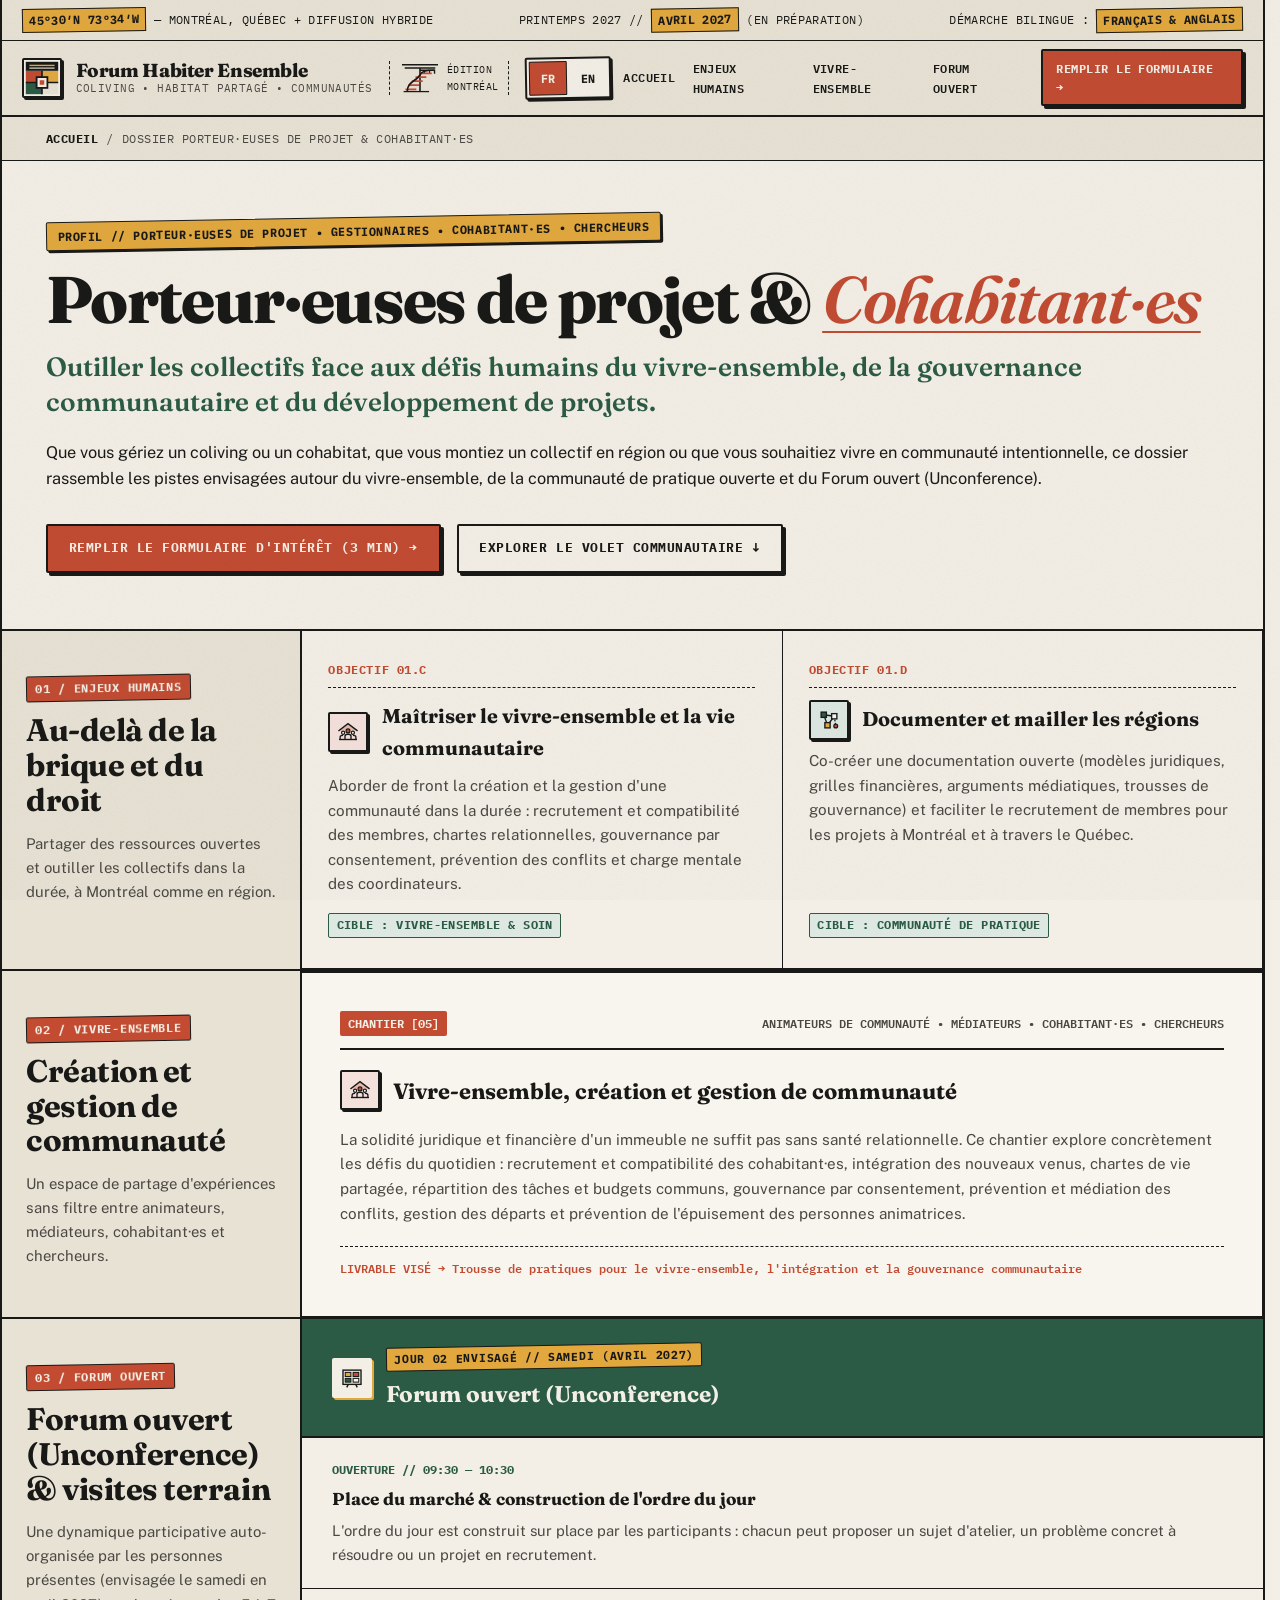
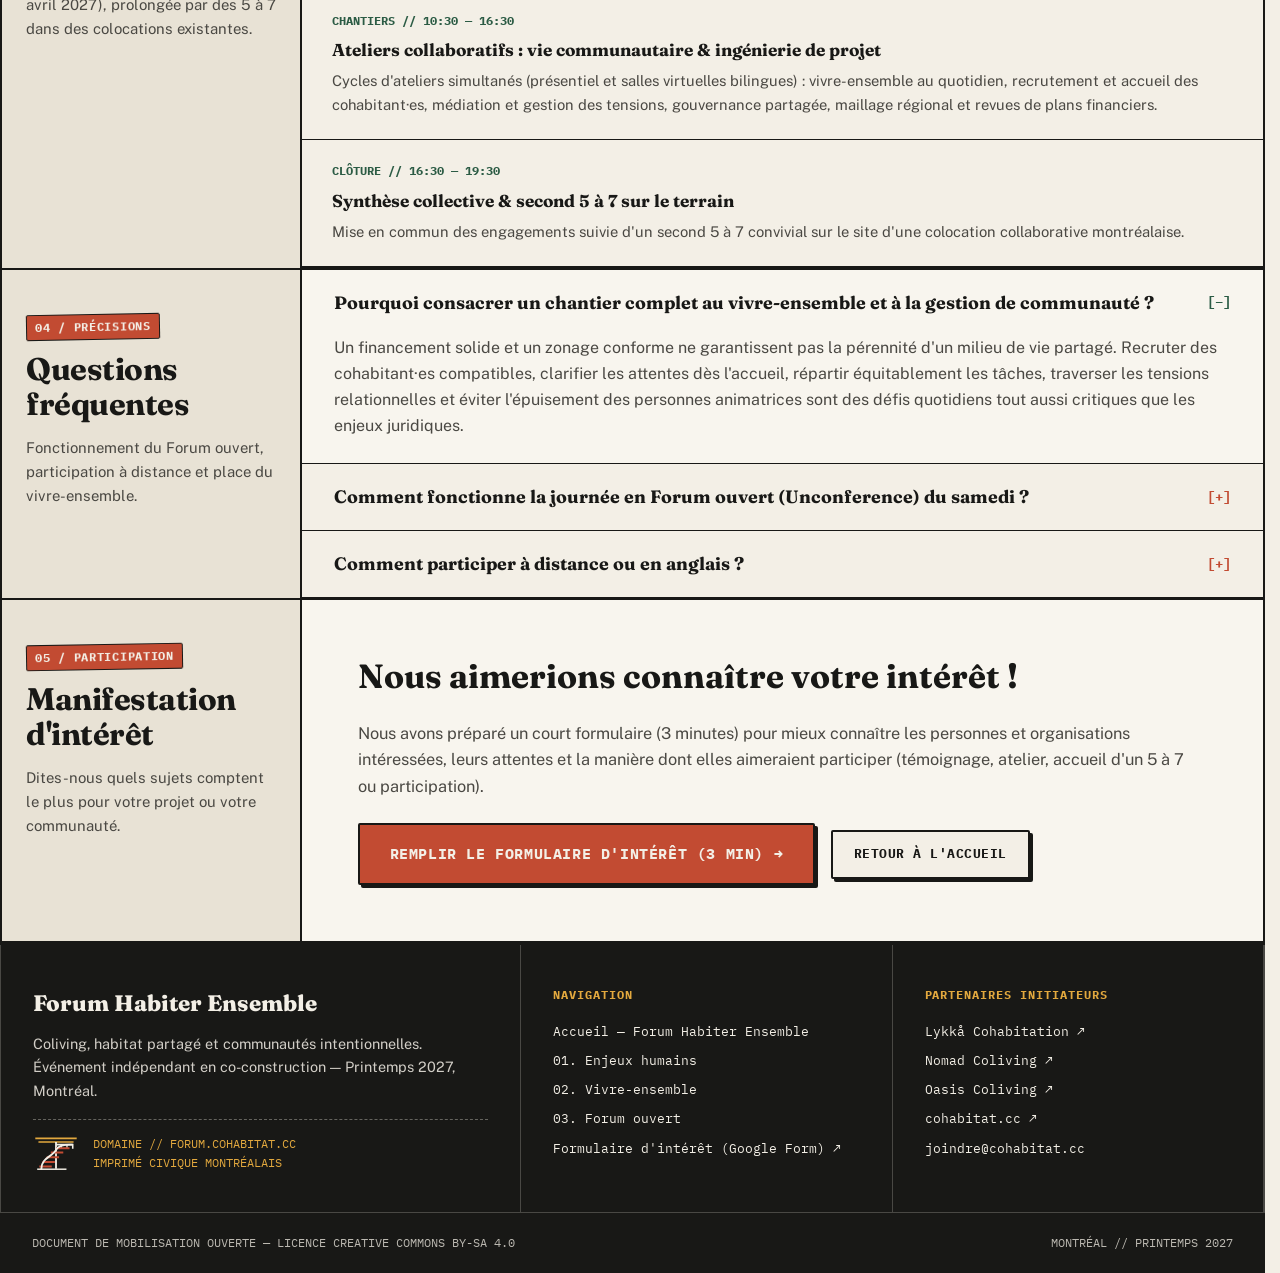
<file: communautes.html>
<!DOCTYPE html>
<html lang="fr" prefix="og: https://ogp.me/ns#"
  data-title-fr="Porteur·euses de projet &amp; Cohabitant·es — Forum Habiter Ensemble (Montréal, 2027)"
  data-title-en="Project Builders &amp; Cohabitants — Living Together Forum (Montreal, 2027)">
<head>
  <meta charset="UTF-8">
  <meta name="viewport" content="width=device-width, initial-scale=1.0">

  <title>Porteur·euses de projet &amp; Cohabitant·es — Forum Habiter Ensemble (Montréal, 2027)</title>
  <meta name="description" content="Dossier pour les porteur·euses de projet, gestionnaires de coliving ou cohabitat, animateurs de communauté et cohabitant·es : vivre-ensemble, gouvernance, Forum ouvert (Unconference) et maillage régional.">
  <link rel="canonical" href="https://forum.cohabitat.cc/communautes.html">

  <!-- Open Graph / LinkedIn -->
  <meta property="og:type" content="website">
  <meta property="og:url" content="https://forum.cohabitat.cc/communautes.html">
  <meta property="og:title" content="Porteur·euses de projet &amp; Cohabitant·es — Forum Habiter Ensemble">
  <meta property="og:description" content="Vivre-ensemble, création et gestion de communauté, Forum ouvert (Unconference) et visites in situ au printemps 2027 à Montréal.">
  <meta property="og:image" content="https://forum.cohabitat.cc/assets/images/og-forum-habiter-ensemble.jpg">
  <meta property="og:image:width" content="1200">
  <meta property="og:image:height" content="627">
  <meta property="og:locale" content="fr_CA">
  <meta property="og:locale:alternate" content="en_CA">

  <!-- Twitter Cards -->
  <meta name="twitter:card" content="summary_large_image">
  <meta name="twitter:title" content="Porteur·euses de projet &amp; Cohabitant·es — Forum Habiter Ensemble">
  <meta name="twitter:description" content="Vivre-ensemble, gouvernance communautaire, Forum ouvert et maillage entre projets au Québec.">
  <meta name="twitter:image" content="https://forum.cohabitat.cc/assets/images/og-forum-habiter-ensemble.jpg">

  <link rel="icon" type="image/svg+xml" href="assets/favicon.svg">
  <link rel="preconnect" href="https://fonts.googleapis.com">
  <link rel="preconnect" href="https://fonts.gstatic.com" crossorigin>
  <link href="https://fonts.googleapis.com/css2?family=Fraunces:ital,opsz,wght@0,9..144,600;0,9..144,700;0,9..144,800;1,9..144,600&family=IBM+Plex+Mono:wght@400;500;600;700&family=Public+Sans:wght@400;500;600;700&display=swap" rel="stylesheet">
  <link rel="stylesheet" href="style.css">
</head>
<body>

  <a href="#contenu-principal" class="skip-link" data-fr="Passer au contenu principal" data-en="Skip to main content">Passer au contenu principal</a>

  <!-- Bandeau technique supérieur -->
  <div class="tech-bar" role="region" aria-label="Métadonnées de l'événement">
    <div class="tech-bar-inner">
      <span><strong>45°30′N 73°34′W</strong> — MONTRÉAL, QUÉBEC + DIFFUSION HYBRIDE</span>
      <span data-fr="PRINTEMPS 2027 // <strong>AVRIL 2027</strong> (EN PRÉPARATION)" data-en="SPRING 2027 // <strong>APRIL 2027</strong> (IN PREPARATION)">PRINTEMPS 2027 // <strong>AVRIL 2027</strong> (EN PRÉPARATION)</span>
      <span data-fr="DÉMARCHE BILINGUE : <strong>FRANÇAIS &amp; ANGLAIS</strong>" data-en="BILINGUAL FORUM: <strong>FRENCH &amp; ENGLISH</strong>">DÉMARCHE BILINGUE : <strong>FRANÇAIS &amp; ANGLAIS</strong></span>
    </div>
  </div>

  <!-- En-tête & Navigation -->
  <header class="site-header">
    <div class="header-inner">
      <a href="index.html" class="brand-link" aria-label="Forum Habiter Ensemble — Accueil">
        <div class="brand-mark" aria-hidden="true">
          <svg width="40" height="40" aria-hidden="true">
            <use href="assets/icons.svg#icon-brand"></use>
          </svg>
        </div>
        <div class="brand-text">
          <span class="brand-title" data-fr="Forum Habiter Ensemble" data-en="Living Together Forum">Forum Habiter Ensemble</span>
          <span class="brand-sub" data-fr="COLIVING • HABITAT PARTAGÉ • COMMUNAUTÉS" data-en="COLIVING • SHARED HOUSING • COMMUNITIES">COLIVING • HABITAT PARTAGÉ • COMMUNAUTÉS</span>
        </div>
      </a>

      <div class="mtl-stair-motif" aria-hidden="true">
        <svg class="stair-icon" width="40" height="33" aria-hidden="true">
          <use href="assets/icons.svg#icon-stair"></use>
        </svg>
        <span>ÉDITION<br>MONTRÉAL</span>
      </div>

      <div class="header-controls">
        <div class="lang-switch" role="group" aria-label="Sélection de langue / Language selector">
          <button type="button" class="lang-btn" data-lang="fr" aria-pressed="true">FR</button>
          <button type="button" class="lang-btn" data-lang="en" aria-pressed="false">EN</button>
        </div>

        <button type="button" class="nav-toggle" aria-expanded="false" aria-controls="nav-menu" aria-label="Ouvrir le menu de navigation" data-fr="Menu" data-en="Menu">
          Menu
        </button>

        <nav id="nav-menu" class="nav-menu" hidden aria-label="Navigation principale">
          <ul class="nav-links">
            <li><a href="index.html" data-fr="Accueil" data-en="Home">Accueil</a></li>
            <li><a href="#objectifs-communautaires" data-fr="Enjeux humains" data-en="Human Dynamics">Enjeux humains</a></li>
            <li><a href="#chantier-communaute" data-fr="Vivre-ensemble" data-en="Living Together">Vivre-ensemble</a></li>
            <li><a href="#forum-ouvert" data-fr="Forum ouvert" data-en="Unconference">Forum ouvert</a></li>
          </ul>
          <a href="https://docs.google.com/forms/d/e/1FAIpQLScC3bzdExyLqFl7yCNSpQvRmz5WL_TJ1ysKrieBtQ_Z8rOYjg/viewform" target="_blank" rel="noopener noreferrer" class="btn btn-sm btn-primary" data-fr="Remplir le formulaire →" data-en="Fill Out Form →">Remplir le formulaire →</a>
        </nav>
      </div>
    </div>
  </header>

  <main id="contenu-principal" class="shell">

    <nav class="breadcrumb-bar" aria-label="Fil d'Ariane">
      <a href="index.html" data-fr="Accueil" data-en="Home">Accueil</a>
      <span>/</span>
      <span data-fr="Dossier Porteur·euses de projet &amp; Cohabitant·es" data-en="Project Builders &amp; Cohabitants Brief">Dossier Porteur·euses de projet &amp; Cohabitant·es</span>
    </nav>

    <!-- HERO PERSONA -->
    <section class="hero" aria-labelledby="hero-title">
      <div class="hero-top-grid hero-top-grid--single">
        <div class="hero-editorial">
          <div>
            <div class="hero-kicker" data-fr="PROFIL // PORTEUR·EUSES DE PROJET • GESTIONNAIRES • COHABITANT·ES • CHERCHEURS" data-en="PROFILE // PROJECT BUILDERS • OPERATORS • COHABITANTS • RESEARCHERS">
              PROFIL // PORTEUR·EUSES DE PROJET • GESTIONNAIRES • COHABITANT·ES • CHERCHEURS
            </div>

            <h1 id="hero-title" data-fr="Porteur·euses de projet &amp; <em>Cohabitant·es</em>" data-en="Project Builders &amp; <em>Cohabitants</em>">
              Porteur·euses de projet &amp; <em>Cohabitant·es</em>
            </h1>

            <p class="hero-subtitle" data-fr="Outiller les collectifs face aux défis humains du vivre-ensemble, de la gouvernance communautaire et du développement de projets." data-en="Equipping collectives for the human realities of living together, community governance, and project development.">
              Outiller les collectifs face aux défis humains du vivre-ensemble, de la gouvernance communautaire et du développement de projets.
            </p>

            <p class="hero-description" data-fr="Que vous gériez un coliving ou un cohabitat, que vous montiez un collectif en région ou que vous souhaitiez vivre en communauté intentionnelle, ce dossier rassemble les pistes envisagées autour du vivre-ensemble, de la communauté de pratique ouverte et du Forum ouvert (Unconference)." data-en="Whether you operate a coliving or cohousing project, are launching a regional collective, or wish to live in an intentional community, this brief outlines the envisioned tracks around living together, an open community of practice, and the Unconference.">
              Que vous gériez un coliving ou un cohabitat, que vous montiez un collectif en région ou que vous souhaitiez vivre en communauté intentionnelle, ce dossier rassemble les pistes envisagées autour du vivre-ensemble, de la communauté de pratique ouverte et du Forum ouvert (Unconference).
            </p>
          </div>

          <div class="hero-actions">
            <a href="https://docs.google.com/forms/d/e/1FAIpQLScC3bzdExyLqFl7yCNSpQvRmz5WL_TJ1ysKrieBtQ_Z8rOYjg/viewform" target="_blank" rel="noopener noreferrer" class="btn btn-primary" data-fr="Remplir le formulaire d'intérêt (3 min) →" data-en="Fill Out the Interest Form (3 min) →">Remplir le formulaire d'intérêt (3 min) →</a>
            <a href="#chantier-communaute" class="btn btn-outline" data-fr="Explorer le volet communautaire ↓" data-en="Explore the Community Track ↓">Explorer le volet communautaire ↓</a>
          </div>
        </div>
      </div>
    </section>

    <!-- OBJECTIFS COMMUNAUTAIRES -->
    <section id="objectifs-communautaires" class="chapter" aria-labelledby="ch01-title">
      <div class="chapter-grid">
        <aside class="chapter-rail">
          <div class="chapter-rail-sticky">
            <span class="chapter-num">01 / ENJEUX HUMAINS</span>
            <h2 id="ch01-title" class="chapter-title" data-fr="Au-delà de la brique et du droit" data-en="Beyond Bricks and Legal Structures">Au-delà de la brique et du droit</h2>
            <p class="chapter-lead" data-fr="Partager des ressources ouvertes et outiller les collectifs dans la durée, à Montréal comme en région." data-en="Sharing open resources and equipping collectives for long-term resilience, in Montreal and across Quebec regions.">
              Partager des ressources ouvertes et outiller les collectifs dans la durée, à Montréal comme en région.
            </p>
          </div>
        </aside>

        <div class="chapter-body chapter-body--flush">
          <div class="matrix-4">
            <article class="matrix-cell">
              <div>
                <div class="cell-index">OBJECTIF 01.C</div>
                <div class="cell-head">
                  <span class="riso-badge riso-badge--terracotta" aria-hidden="true">
                    <svg class="riso-icon" width="24" height="24" aria-hidden="true"><use href="assets/icons.svg#icon-community"></use></svg>
                  </span>
                  <h3 data-fr="Maîtriser le vivre-ensemble et la vie communautaire" data-en="Sustain Living Together &amp; Community Life">Maîtriser le vivre-ensemble et la vie communautaire</h3>
                </div>
                <p data-fr="Aborder de front la création et la gestion d'une communauté dans la durée : recrutement et compatibilité des membres, chartes relationnelles, gouvernance par consentement, prévention des conflits et charge mentale des coordinateurs." data-en="Tackle long-term community building and operations head-on: member onboarding and compatibility, living charters, consent-based governance, conflict mediation, and coordinator burnout prevention.">
                  Aborder de front la création et la gestion d'une communauté dans la durée : recrutement et compatibilité des membres, chartes relationnelles, gouvernance par consentement, prévention des conflits et charge mentale des coordinateurs.
                </p>
              </div>
              <span class="cell-tag" data-fr="CIBLE : VIVRE-ENSEMBLE &amp; SOIN" data-en="TARGET: COMMUNITY GOVERNANCE">CIBLE : VIVRE-ENSEMBLE &amp; SOIN</span>
            </article>

            <article class="matrix-cell">
              <div>
                <div class="cell-index">OBJECTIF 01.D</div>
                <div class="cell-head">
                  <span class="riso-badge riso-badge--ruelle" aria-hidden="true">
                    <svg class="riso-icon" width="24" height="24" aria-hidden="true"><use href="assets/icons.svg#icon-network"></use></svg>
                  </span>
                  <h3 data-fr="Documenter et mailler les régions" data-en="Document &amp; Connect Regions">Documenter et mailler les régions</h3>
                </div>
                <p data-fr="Co-créer une documentation ouverte (modèles juridiques, grilles financières, arguments médiatiques, trousses de gouvernance) et faciliter le recrutement de membres pour les projets à Montréal et à travers le Québec." data-en="Co-produce open documentation (legal templates, financial pro-formas, media briefs, governance toolkits) and facilitate member recruitment across Montreal and Quebec regions.">
                  Co-créer une documentation ouverte (modèles juridiques, grilles financières, arguments médiatiques, trousses de gouvernance) et faciliter le recrutement de membres pour les projets à Montréal et à travers le Québec.
                </p>
              </div>
              <span class="cell-tag" data-fr="CIBLE : COMMUNAUTÉ DE PRATIQUE" data-en="TARGET: COMMUNITY OF PRACTICE">CIBLE : COMMUNAUTÉ DE PRATIQUE</span>
            </article>
          </div>
        </div>
      </div>
    </section>

    <!-- CHANTIER 05 : VIVRE-ENSEMBLE -->
    <section id="chantier-communaute" class="chapter" aria-labelledby="ch02-title">
      <div class="chapter-grid">
        <aside class="chapter-rail">
          <div class="chapter-rail-sticky">
            <span class="chapter-num">02 / VIVRE-ENSEMBLE</span>
            <h2 id="ch02-title" class="chapter-title" data-fr="Création et gestion de communauté" data-en="Community Building &amp; Stewardship">Création et gestion de communauté</h2>
            <p class="chapter-lead" data-fr="Un espace de partage d'expériences sans filtre entre animateurs, médiateurs, cohabitant·es et chercheurs." data-en="An unfiltered peer-learning space for community facilitators, mediators, cohabitants, and researchers.">
              Un espace de partage d'expériences sans filtre entre animateurs, médiateurs, cohabitant·es et chercheurs.
            </p>
          </div>
        </aside>

        <div class="chapter-body chapter-body--flush">
          <div class="tracks-table">
            <article id="track-05" class="track-box track-box--featured">
              <div>
                <div class="track-header">
                  <span class="track-code">CHANTIER [05]</span>
                  <span class="track-stakeholders" data-fr="Animateurs de communauté • Médiateurs • Cohabitant·es • Chercheurs" data-en="Community Builders • Mediators • Cohabitants • Researchers">Animateurs de communauté • Médiateurs • Cohabitant·es • Chercheurs</span>
                </div>
                <div class="track-title-row">
                  <span class="riso-badge riso-badge--terracotta" aria-hidden="true">
                    <svg class="riso-icon" width="24" height="24" aria-hidden="true"><use href="assets/icons.svg#icon-community"></use></svg>
                  </span>
                  <h3 data-fr="Vivre-ensemble, création et gestion de communauté" data-en="Living Together, Community Building &amp; Governance">Vivre-ensemble, création et gestion de communauté</h3>
                </div>
                <p data-fr="La solidité juridique et financière d'un immeuble ne suffit pas sans santé relationnelle. Ce chantier explore concrètement les défis du quotidien : recrutement et compatibilité des cohabitant·es, intégration des nouveaux venus, chartes de vie partagée, répartition des tâches et budgets communs, gouvernance par consentement, prévention et médiation des conflits, gestion des départs et prévention de l'épuisement des personnes animatrices." data-en="Legal and financial rigor cannot sustain a building without healthy human dynamics. This track tackles everyday community realities: cohabitant onboarding and compatibility matching, shared living charters, chores and common budget governance, consent-based decision-making, conflict mediation, cohabitant turnover, and preventing organizer burnout.">
                  La solidité juridique et financière d'un immeuble ne suffit pas sans santé relationnelle. Ce chantier explore concrètement les défis du quotidien : recrutement et compatibilité des cohabitant·es, intégration des nouveaux venus, chartes de vie partagée, répartition des tâches et budgets communs, gouvernance par consentement, prévention et médiation des conflits, gestion des départs et prévention de l'épuisement des personnes animatrices.
                </p>
              </div>
              <div class="track-deliverable" data-fr="LIVRABLE VISÉ → Trousse de pratiques pour le vivre-ensemble, l'intégration et la gouvernance communautaire" data-en="TARGET OUTPUT → Open toolkit for living together, onboarding &amp; community governance">
                LIVRABLE VISÉ → Trousse de pratiques pour le vivre-ensemble, l'intégration et la gouvernance communautaire
              </div>
            </article>
          </div>
        </div>
      </div>
    </section>

    <!-- FORUM OUVERT & VISITES IN SITU (JOUR 2) -->
    <section id="forum-ouvert" class="chapter" aria-labelledby="ch03-title">
      <div class="chapter-grid">
        <aside class="chapter-rail">
          <div class="chapter-rail-sticky">
            <span class="chapter-num">03 / FORUM OUVERT</span>
            <h2 id="ch03-title" class="chapter-title" data-fr="Forum ouvert (Unconference) &amp; visites terrain" data-en="Open Space Unconference &amp; Field Mixers">Forum ouvert (Unconference) &amp; visites terrain</h2>
            <p class="chapter-lead" data-fr="Une dynamique participative auto-organisée par les personnes présentes (envisagée le samedi en avril 2027), prolongée par des 5 à 7 dans des colocations existantes." data-en="A participant-driven open space format (envisioned for Saturday in April 2027), extended by 5-to-7 mixers inside active shared houses.">
              Une dynamique participative auto-organisée par les personnes présentes (envisagée le samedi en avril 2027), prolongée par des 5 à 7 dans des colocations existantes.
            </p>
          </div>
        </aside>

        <div class="chapter-body chapter-body--flush">
          <div class="day-column day-column--alt">
            <div class="day-banner">
              <div class="day-banner-head">
                <span class="riso-badge riso-badge--inverse" aria-hidden="true">
                  <svg class="riso-icon" width="24" height="24" aria-hidden="true"><use href="assets/icons.svg#icon-unconference"></use></svg>
                </span>
                <div>
                  <span class="day-tag" data-fr="JOUR 02 ENVISAGÉ // SAMEDI (AVRIL 2027)" data-en="PROPOSED DAY 02 // SATURDAY (APRIL 2027)">JOUR 02 ENVISAGÉ // SAMEDI (AVRIL 2027)</span>
                  <h3 data-fr="Forum ouvert (Unconference)" data-en="Open Space Unconference">Forum ouvert (Unconference)</h3>
                </div>
              </div>
            </div>
            <ul class="slot-list">
              <li class="slot-item">
                <span class="slot-time">OUVERTURE // 09:30 — 10:30</span>
                <span class="slot-title" data-fr="Place du marché &amp; construction de l'ordre du jour" data-en="Marketplace &amp; Live Agenda Co-Creation">Place du marché &amp; construction de l'ordre du jour</span>
                <p class="slot-desc" data-fr="L'ordre du jour est construit sur place par les participants : chacun peut proposer un sujet d'atelier, un problème concret à résoudre ou un projet en recrutement." data-en="The agenda is built live by attendees: anyone can pitch a workshop topic, a concrete bottleneck to solve, or a project recruiting co-founders.">
                  L'ordre du jour est construit sur place par les participants : chacun peut proposer un sujet d'atelier, un problème concret à résoudre ou un projet en recrutement.
                </p>
              </li>
              <li class="slot-item">
                <span class="slot-time">CHANTIERS // 10:30 — 16:30</span>
                <span class="slot-title" data-fr="Ateliers collaboratifs : vie communautaire &amp; ingénierie de projet" data-en="Collaborative Labs: Community Life &amp; Project Design">Ateliers collaboratifs : vie communautaire &amp; ingénierie de projet</span>
                <p class="slot-desc" data-fr="Cycles d'ateliers simultanés (présentiel et salles virtuelles bilingues) : vivre-ensemble au quotidien, recrutement et accueil des cohabitant·es, médiation et gestion des tensions, gouvernance partagée, maillage régional et revues de plans financiers." data-en="Parallel workshop cycles (in-person and bilingual virtual rooms): everyday living together, cohabitant onboarding and matching, conflict mediation, shared governance, regional networking, and financial pro-forma clinics.">
                  Cycles d'ateliers simultanés (présentiel et salles virtuelles bilingues) : vivre-ensemble au quotidien, recrutement et accueil des cohabitant·es, médiation et gestion des tensions, gouvernance partagée, maillage régional et revues de plans financiers.
                </p>
              </li>
              <li class="slot-item">
                <span class="slot-time">CLÔTURE // 16:30 — 19:30</span>
                <span class="slot-title" data-fr="Synthèse collective &amp; second 5 à 7 sur le terrain" data-en="Plenary Synthesis &amp; Second On-Site 5-to-7">Synthèse collective &amp; second 5 à 7 sur le terrain</span>
                <p class="slot-desc" data-fr="Mise en commun des engagements suivie d'un second 5 à 7 convivial sur le site d'une colocation collaborative montréalaise." data-en="Plenary harvesting of commitments followed by a second informal 5-to-7 hosted at a Montreal collaborative coliving space.">
                  Mise en commun des engagements suivie d'un second 5 à 7 convivial sur le site d'une colocation collaborative montréalaise.
                </p>
              </li>
            </ul>
          </div>
        </div>
      </div>
    </section>

    <!-- PRÉCISIONS COMMUNAUTAIRES -->
    <section id="precisions" class="chapter" aria-labelledby="ch04-title">
      <div class="chapter-grid">
        <aside class="chapter-rail">
          <div class="chapter-rail-sticky">
            <span class="chapter-num">04 / PRÉCISIONS</span>
            <h2 id="ch04-title" class="chapter-title" data-fr="Questions fréquentes" data-en="Key Clarifications">Questions fréquentes</h2>
            <p class="chapter-lead" data-fr="Fonctionnement du Forum ouvert, participation à distance et place du vivre-ensemble." data-en="How the Unconference works, remote participation, and the role of community living.">
              Fonctionnement du Forum ouvert, participation à distance et place du vivre-ensemble.
            </p>
          </div>
        </aside>

        <div class="chapter-body chapter-body--flush">
          <section class="faq-list" aria-label="Questions fréquentes pour les porteur·euses de projet et cohabitant·es">
            <details class="faq-item" name="faq-comm" open>
              <summary data-fr="Pourquoi consacrer un chantier complet au vivre-ensemble et à la gestion de communauté ?" data-en="Why dedicate a full track to living together and community stewardship?">
                Pourquoi consacrer un chantier complet au vivre-ensemble et à la gestion de communauté ?
              </summary>
              <div class="faq-answer">
                <p data-fr="Un financement solide et un zonage conforme ne garantissent pas la pérennité d'un milieu de vie partagé. Recruter des cohabitant·es compatibles, clarifier les attentes dès l'accueil, répartir équitablement les tâches, traverser les tensions relationnelles et éviter l'épuisement des personnes animatrices sont des défis quotidiens tout aussi critiques que les enjeux juridiques." data-en="Sound financing and compliant zoning alone do not guarantee a thriving shared home. Recruiting compatible cohabitants, clarifying expectations during onboarding, sharing chores fairly, navigating interpersonal tensions, and preventing coordinator burnout are everyday hurdles just as decisive as legal structures.">
                  Un financement solide et un zonage conforme ne garantissent pas la pérennité d'un milieu de vie partagé. Recruter des cohabitant·es compatibles, clarifier les attentes dès l'accueil, répartir équitablement les tâches, traverser les tensions relationnelles et éviter l'épuisement des personnes animatrices sont des défis quotidiens tout aussi critiques que les enjeux juridiques.
                </p>
              </div>
            </details>

            <details class="faq-item" name="faq-comm">
              <summary data-fr="Comment fonctionne la journée en Forum ouvert (Unconference) du samedi ?" data-en="How does Saturday's Open Space Unconference work?">
                Comment fonctionne la journée en Forum ouvert (Unconference) du samedi ?
              </summary>
              <div class="faq-answer">
                <p data-fr="Le samedi matin, les participants construisent ensemble la grille horaire des tables de travail. Qu'il s'agisse de rédiger une convention d'indivision, de comparer des logiciels de gestion collective, de recruter des co-fondateurs en région ou d'élaborer une charte relationnelle, chaque table produit une fiche synthétique versée aux biens communs du Forum." data-en="On Saturday morning, attendees collectively build the breakout schedule. Whether drafting a co-ownership agreement, comparing collective management tools, recruiting regional co-founders, or designing a community living charter, each table produces a synthesis sheet shared in the Forum commons.">
                  Le samedi matin, les participants construisent ensemble la grille horaire des tables de travail. Qu'il s'agisse de rédiger une convention d'indivision, de comparer des logiciels de gestion collective, de recruter des co-fondateurs en région ou d'élaborer une charte relationnelle, chaque table produit une fiche synthétique versée aux biens communs du Forum.
                </p>
              </div>
            </details>

            <details class="faq-item" name="faq-comm">
              <summary data-fr="Comment participer à distance ou en anglais ?" data-en="How do remote and English-speaking participants take part?">
                Comment participer à distance ou en anglais ?
              </summary>
              <div class="faq-answer">
                <p data-fr="L'événement est conçu dès le départ en formule hybride (présentiel à Montréal + participation virtuelle interactive) et bilingue (français et anglais), afin d'intégrer les porteurs de projets des régions du Québec ainsi que les réseaux canadiens et internationaux." data-en="The event is designed from the ground up as a hybrid (in-person in Montreal + interactive virtual participation) and bilingual (French and English) gathering, connecting project builders across Quebec regions with Canadian and international peers.">
                  L'événement est conçu dès le départ en formule hybride (présentiel à Montréal + participation virtuelle interactive) et bilingue (français et anglais), afin d'intégrer les porteurs de projets des régions du Québec ainsi que les réseaux canadiens et internationaux.
                </p>
              </div>
            </details>
          </section>
        </div>
      </div>
    </section>

    <!-- APPEL À L'ACTION GOOGLE FORM -->
    <section id="interet" class="chapter" aria-labelledby="cta-heading">
      <div class="chapter-grid">
        <aside class="chapter-rail">
          <div class="chapter-rail-sticky">
            <span class="chapter-num">05 / PARTICIPATION</span>
            <h2 id="cta-heading" class="chapter-title" data-fr="Manifestation d'intérêt" data-en="Expression of Interest">Manifestation d'intérêt</h2>
            <p class="chapter-lead" data-fr="Dites-nous quels sujets comptent le plus pour votre projet ou votre communauté." data-en="Tell us which topics matter most for your project or community.">
              Dites-nous quels sujets comptent le plus pour votre projet ou votre communauté.
            </p>
          </div>
        </aside>

        <div class="chapter-body chapter-body--flush">
          <div class="cta-panel">
            <h3 data-fr="Nous aimerions connaître votre intérêt !" data-en="We would love to hear about your interest!">Nous aimerions connaître votre intérêt !</h3>
            <p data-fr="Nous avons préparé un court formulaire (3 minutes) pour mieux connaître les personnes et organisations intéressées, leurs attentes et la manière dont elles aimeraient participer (témoignage, atelier, accueil d'un 5 à 7 ou participation)." data-en="We prepared a short form (3 minutes) to better understand interested individuals and organizations, their expectations, and how they would like to take part (sharing a case study, facilitating a workshop, hosting a 5-to-7, or attending).">
              Nous avons préparé un court formulaire (3 minutes) pour mieux connaître les personnes et organisations intéressées, leurs attentes et la manière dont elles aimeraient participer (témoignage, atelier, accueil d'un 5 à 7 ou participation).
            </p>
            <div class="cta-actions">
              <a href="https://docs.google.com/forms/d/e/1FAIpQLScC3bzdExyLqFl7yCNSpQvRmz5WL_TJ1ysKrieBtQ_Z8rOYjg/viewform" target="_blank" rel="noopener noreferrer" class="btn btn-primary btn-lg" data-fr="Remplir le formulaire d'intérêt (3 min) →" data-en="Fill Out the Interest Form (3 min) →">
                Remplir le formulaire d'intérêt (3 min) →
              </a>
              <a href="index.html" class="btn btn-outline" data-fr="Retour à l'accueil" data-en="Back to Home">
                Retour à l'accueil
              </a>
            </div>
          </div>
        </div>
      </div>
    </section>

  </main>

  <footer class="site-footer">
    <div class="footer-grid">
      <div class="footer-col">
        <p class="footer-brand">Forum Habiter Ensemble</p>
        <p style="margin: 0 0 1rem; font-size: 0.9rem; color: rgba(243, 239, 230, 0.85);" data-fr="Coliving, habitat partagé et communautés intentionnelles. Événement indépendant en co-construction — Printemps 2027, Montréal." data-en="Coliving, shared housing, and intentional communities. Independent co-constructed gathering — Spring 2027, Montreal.">
          Coliving, habitat partagé et communautés intentionnelles. Événement indépendant en co-construction — Printemps 2027, Montréal.
        </p>
        <div class="footer-motif-box">
          <svg class="stair-icon stair-icon--inverse" width="46" height="38" aria-hidden="true">
            <use href="assets/icons.svg#icon-stair"></use>
          </svg>
          <p style="margin: 0; font-family: var(--font-mono); font-size: 0.74rem; color: var(--depanneur-yellow);">
            DOMAINE // FORUM.COHABITAT.CC<br>IMPRIMÉ CIVIQUE MONTRÉALAIS
          </p>
        </div>
      </div>

      <div class="footer-col">
        <h4 data-fr="Navigation" data-en="Navigation">Navigation</h4>
        <ul class="footer-links">
          <li><a href="index.html" data-fr="Accueil — Forum Habiter Ensemble" data-en="Home — Living Together Forum">Accueil — Forum Habiter Ensemble</a></li>
          <li><a href="#objectifs-communautaires" data-fr="01. Enjeux humains" data-en="01. Human Dynamics">01. Enjeux humains</a></li>
          <li><a href="#chantier-communaute" data-fr="02. Vivre-ensemble" data-en="02. Living Together">02. Vivre-ensemble</a></li>
          <li><a href="#forum-ouvert" data-fr="03. Forum ouvert" data-en="03. Unconference">03. Forum ouvert</a></li>
          <li><a href="https://docs.google.com/forms/d/e/1FAIpQLScC3bzdExyLqFl7yCNSpQvRmz5WL_TJ1ysKrieBtQ_Z8rOYjg/viewform" target="_blank" rel="noopener noreferrer" data-fr="Formulaire d'intérêt (Google Form) ↗" data-en="Interest Form (Google Form) ↗">Formulaire d'intérêt (Google Form) ↗</a></li>
        </ul>
      </div>

      <div class="footer-col">
        <h4 data-fr="Partenaires Initiateurs" data-en="Initiating Partners">Partenaires Initiateurs</h4>
        <ul class="footer-links">
          <li><a href="https://www.lykka.org/" target="_blank" rel="noopener noreferrer">Lykkå Cohabitation ↗</a></li>
          <li><a href="https://www.nomadcoliving.com/" target="_blank" rel="noopener noreferrer">Nomad Coliving ↗</a></li>
          <li><a href="https://histoire.community/27-qui-veut-habiter-avec-moi-thomas-niram-oasis-coliving/" target="_blank" rel="noopener noreferrer">Oasis Coliving ↗</a></li>
          <li><a href="https://cohabitat.cc" target="_blank" rel="noopener noreferrer">cohabitat.cc ↗</a></li>
          <li><a href="mailto:joindre@cohabitat.cc">joindre@cohabitat.cc</a></li>
        </ul>
      </div>
    </div>

    <div class="footer-colophon">
      <span data-fr="DOCUMENT DE MOBILISATION OUVERTE — LICENCE CREATIVE COMMONS BY-SA 4.0" data-en="OPEN MOBILIZATION DOCUMENT — CREATIVE COMMONS BY-SA 4.0">DOCUMENT DE MOBILISATION OUVERTE — LICENCE CREATIVE COMMONS BY-SA 4.0</span>
      <span>MONTRÉAL // PRINTEMPS 2027</span>
    </div>
  </footer>

  <script src="script.js" defer></script>
  <script type="module" src="js/infobulles.js"></script>
</body>
</html>
</file>
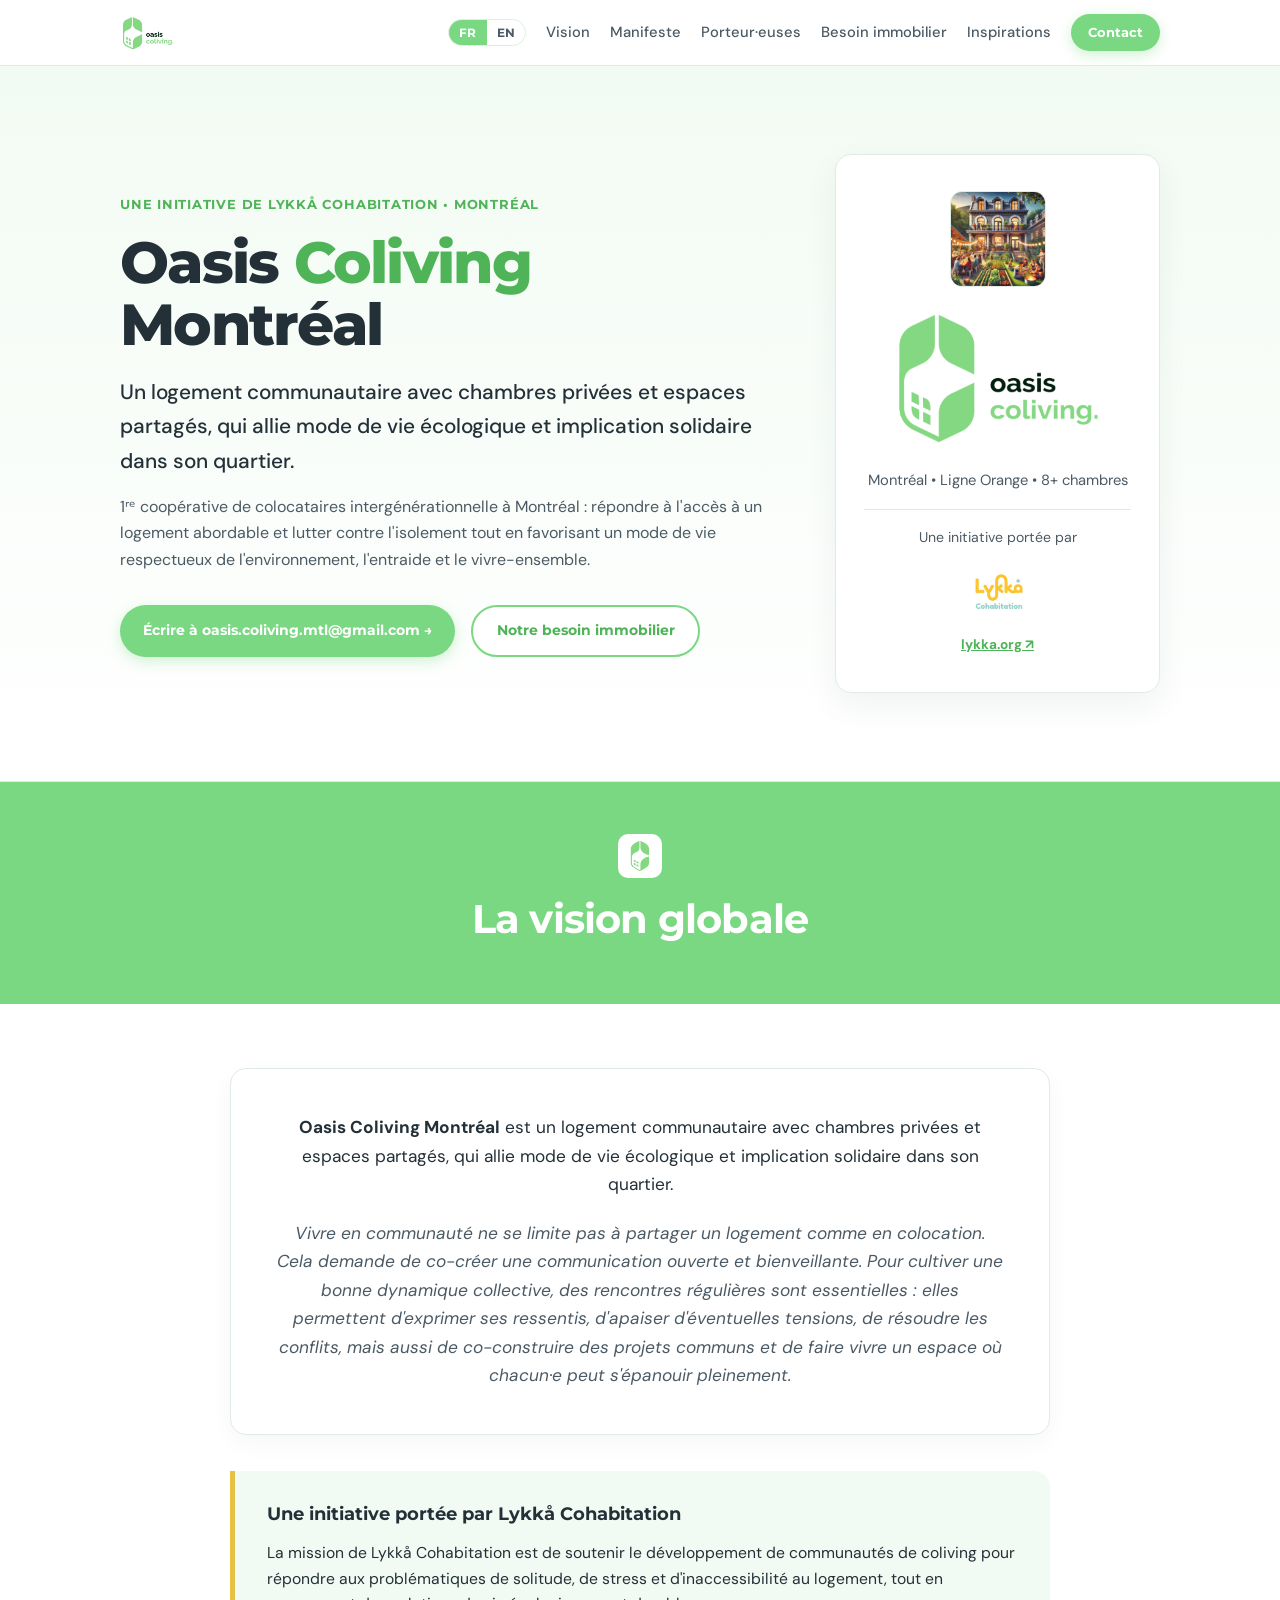
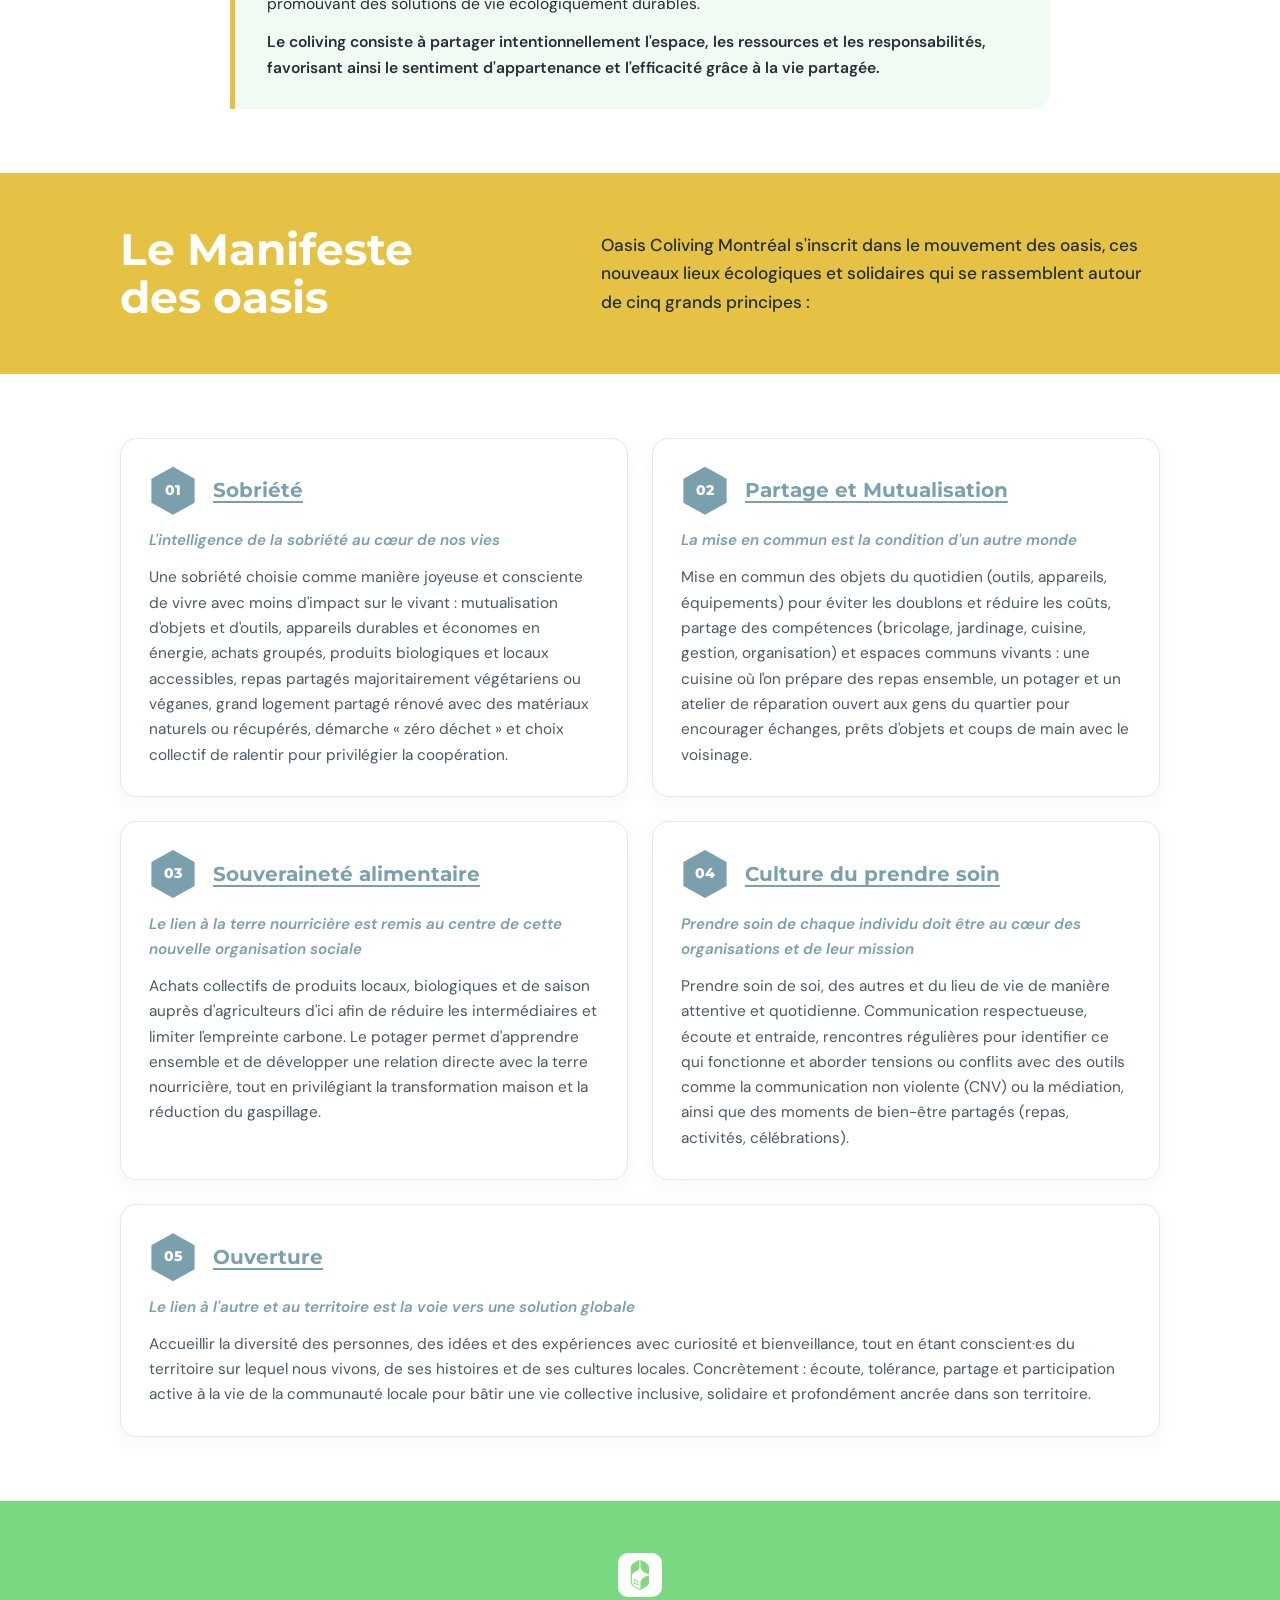
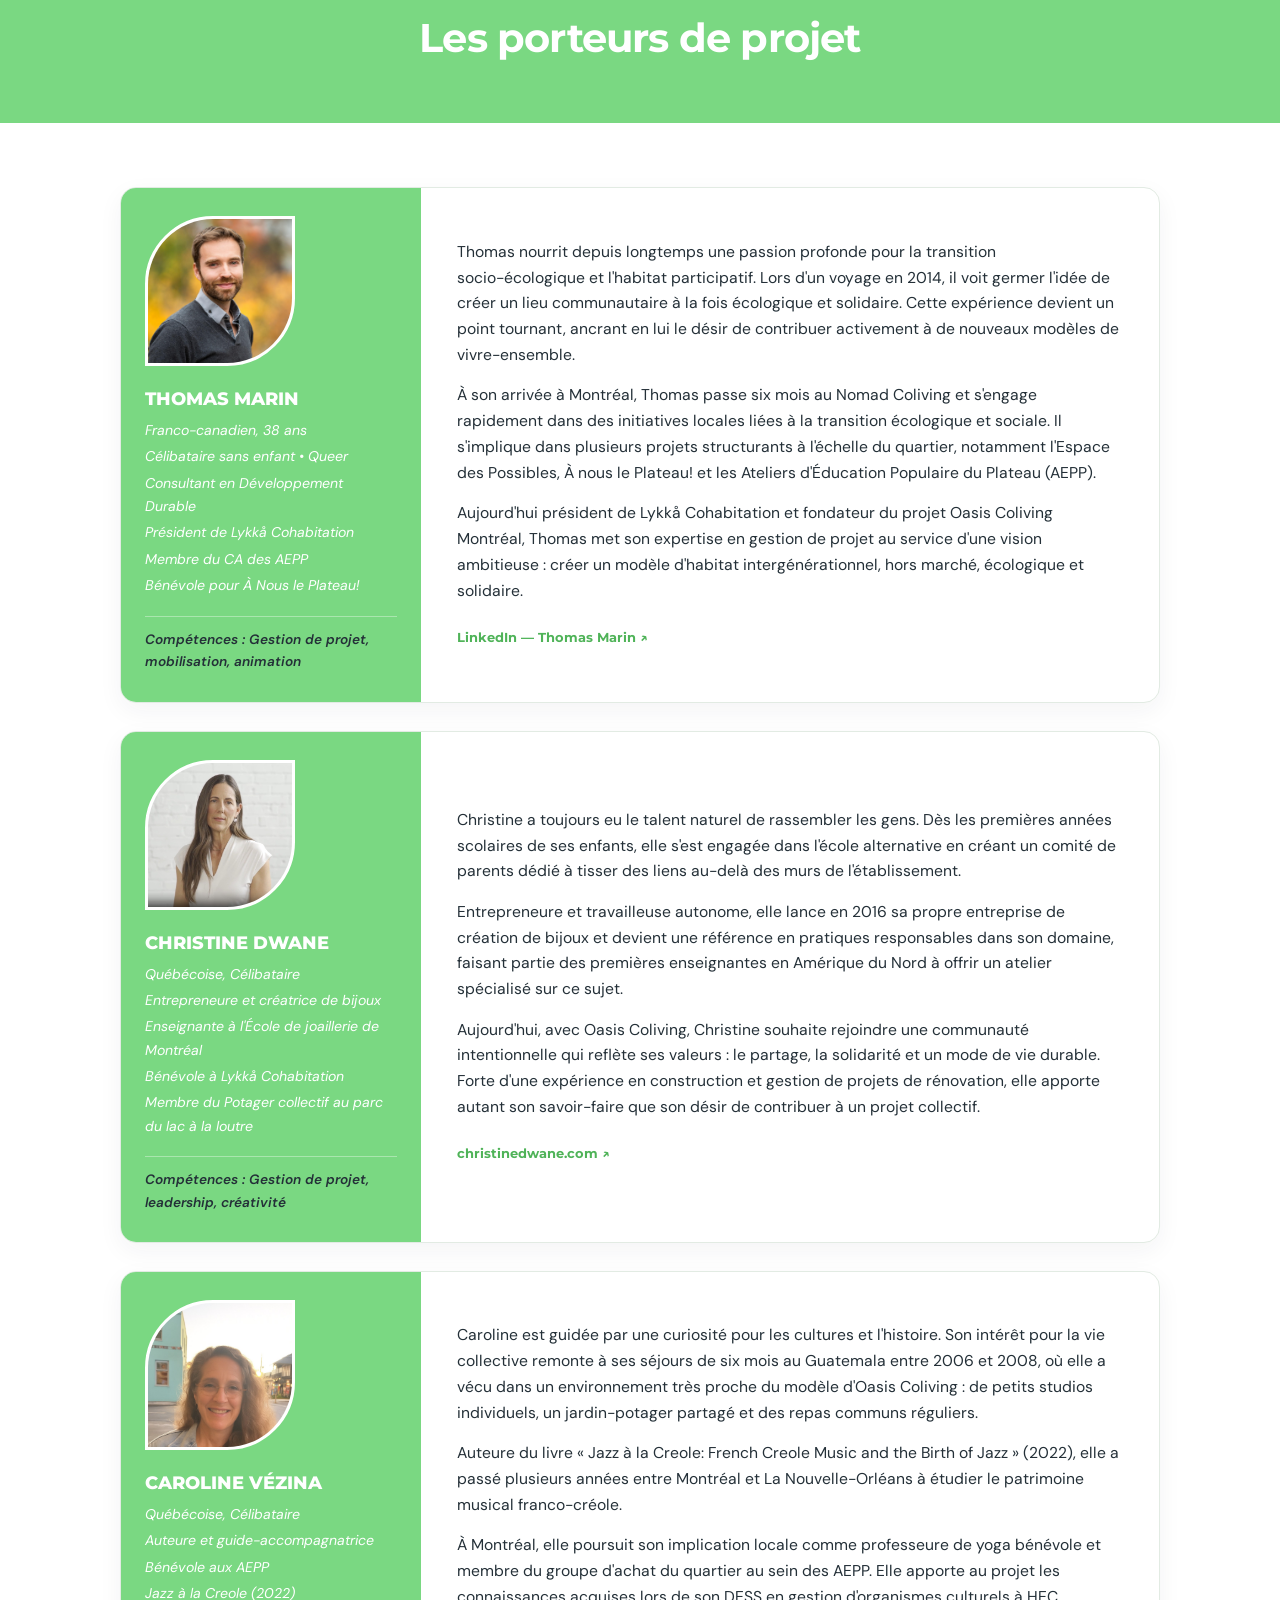
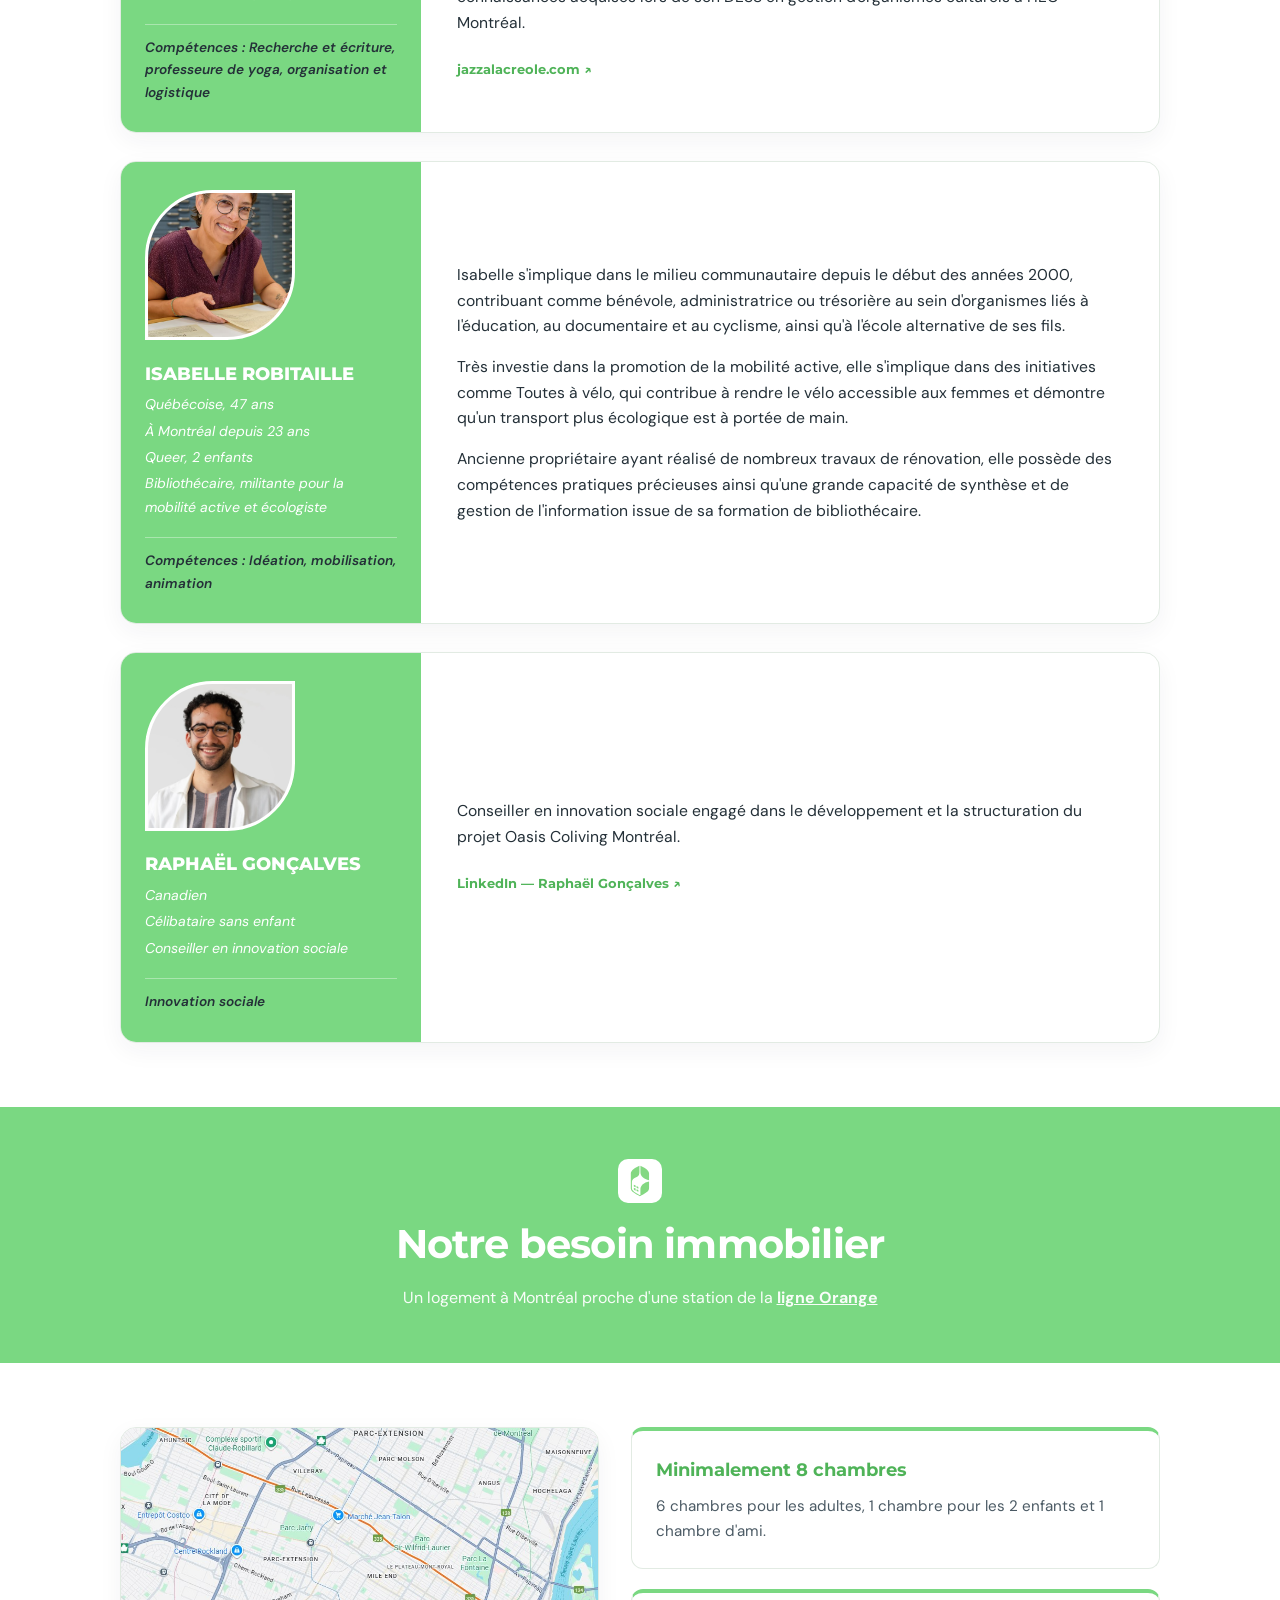
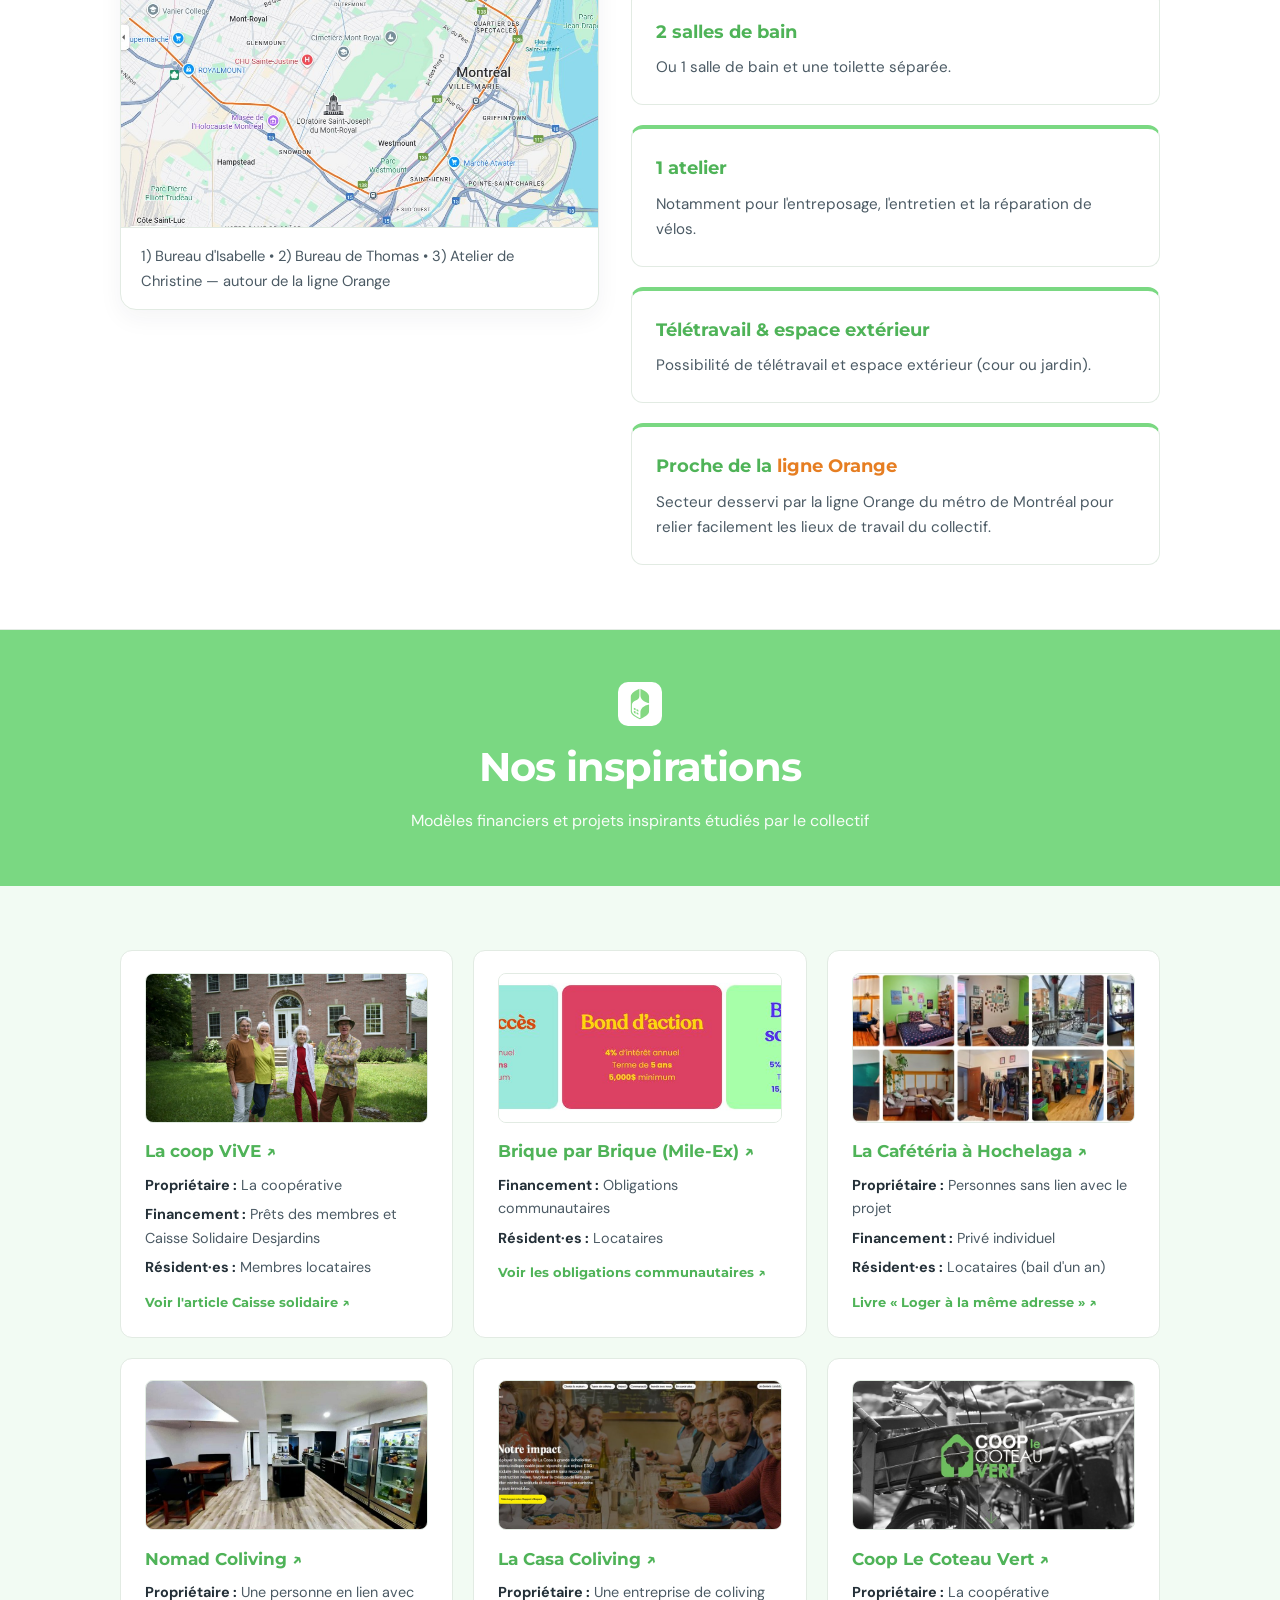
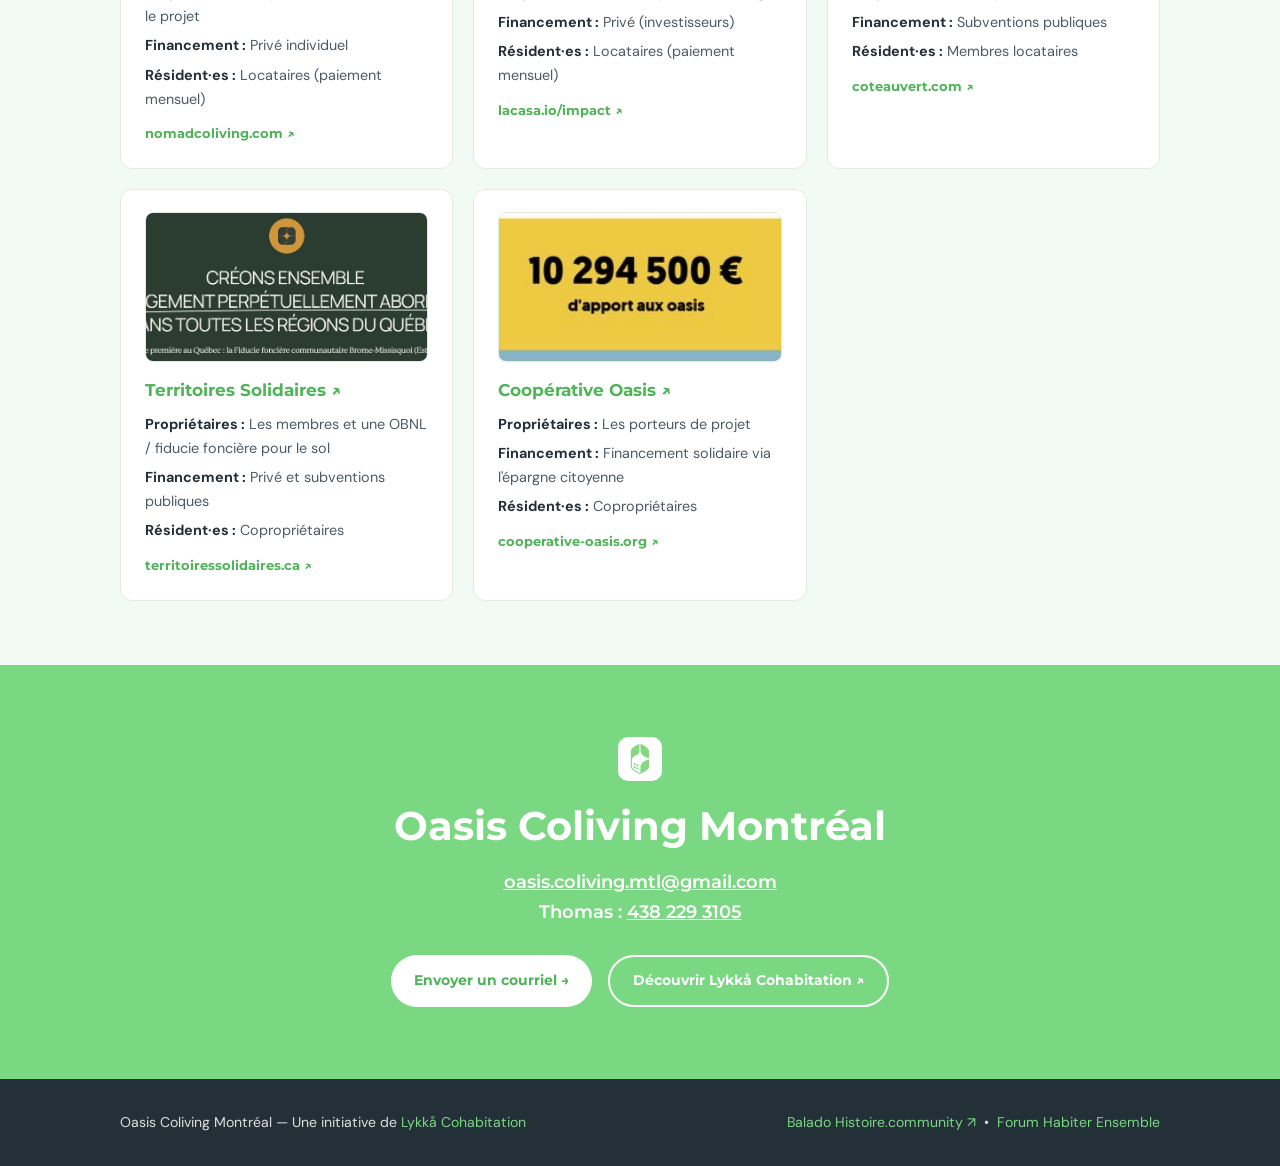
<file: oasis.html>
<!DOCTYPE html>
<html lang="fr" prefix="og: https://ogp.me/ns#"
  data-title-fr="Oasis Coliving Montréal — Une initiative de Lykkå Cohabitation"
  data-title-en="Oasis Coliving Montreal — An Initiative of Lykkå Cohabitation">
<head>
  <meta charset="UTF-8">
  <meta name="viewport" content="width=device-width, initial-scale=1.0">

  <title>Oasis Coliving Montréal — Une initiative de Lykkå Cohabitation</title>
  <meta name="description" content="Oasis Coliving Montréal : 1ère coopérative de colocataires intergénérationnelle à Montréal. Logement communautaire avec chambres privées et espaces partagés, alliant mode de vie écologique et implication solidaire.">
  <link rel="canonical" href="https://forum.cohabitat.cc/oasis.html">

  <!-- Open Graph / LinkedIn -->
  <meta property="og:type" content="website">
  <meta property="og:url" content="https://forum.cohabitat.cc/oasis.html">
  <meta property="og:title" content="Oasis Coliving Montréal">
  <meta property="og:description" content="Logement communautaire intergénérationnel à Montréal (ligne Orange, 8+ chambres, atelier vélo, espace extérieur). Une initiative de Lykkå Cohabitation.">
  <meta property="og:image" content="https://forum.cohabitat.cc/assets/images/og-forum-habiter-ensemble.jpg">
  <meta property="og:image:width" content="1200">
  <meta property="og:image:height" content="627">
  <meta property="og:locale" content="fr_CA">
  <meta property="og:locale:alternate" content="en_CA">

  <!-- Twitter Cards -->
  <meta name="twitter:card" content="summary_large_image">
  <meta name="twitter:title" content="Oasis Coliving Montréal">
  <meta name="twitter:description" content="Projet d'habitat communautaire écologique et solidaire à Montréal, initié par Lykkå Cohabitation.">
  <meta name="twitter:image" content="https://forum.cohabitat.cc/assets/images/og-forum-habiter-ensemble.jpg">

  <link rel="icon" type="image/svg+xml" href="assets/images/icon-oasis.svg">
  <link rel="preconnect" href="https://fonts.googleapis.com">
  <link rel="preconnect" href="https://fonts.gstatic.com" crossorigin>
  <link href="https://fonts.googleapis.com/css2?family=DM+Sans:ital,wght@0,400;0,500;0,700;1,400&family=Montserrat:wght@600;700;800&display=swap" rel="stylesheet">
  <link rel="stylesheet" href="oasis.css">
</head>
<body>

  <a href="#contenu-principal" class="skip-link" data-fr="Passer au contenu principal" data-en="Skip to main content">Passer au contenu principal</a>

  <!-- En-tête Oasis Coliving -->
  <header class="oasis-header">
    <div class="oasis-header-inner">
      <a href="oasis.html" class="oasis-brand" aria-label="Oasis Coliving Montréal">
        <img src="assets/images/logo-oasis.png" alt="Oasis Coliving" class="oasis-brand-logo-full" height="38">
      </a>

      <div class="oasis-nav-wrap">
        <div class="lang-switch" role="group" aria-label="Sélection de langue / Language selector">
          <button type="button" class="lang-btn" data-lang="fr" aria-pressed="true">FR</button>
          <button type="button" class="lang-btn" data-lang="en" aria-pressed="false">EN</button>
        </div>

        <button type="button" class="nav-toggle" aria-expanded="false" aria-controls="nav-menu" aria-label="Ouvrir le menu" data-fr="Menu" data-en="Menu">
          Menu
        </button>

        <nav id="nav-menu" class="oasis-nav" hidden aria-label="Navigation Oasis Coliving">
          <ul class="oasis-nav-links">
            <li><a href="#vision" data-fr="Vision" data-en="Vision">Vision</a></li>
            <li><a href="#manifeste" data-fr="Manifeste" data-en="Manifesto">Manifeste</a></li>
            <li><a href="#porteurs" data-fr="Porteur·euses" data-en="Team">Porteur·euses</a></li>
            <li><a href="#besoin-immobilier" data-fr="Besoin immobilier" data-en="Real Estate">Besoin immobilier</a></li>
            <li><a href="#inspirations" data-fr="Inspirations" data-en="Inspirations">Inspirations</a></li>
          </ul>
          <a href="#contact-oasis" class="oasis-btn oasis-btn-sm oasis-btn-primary" data-fr="Contact" data-en="Contact">Contact</a>
        </nav>
      </div>
    </div>
  </header>

  <main id="contenu-principal">

    <!-- HERO -->
    <section class="oasis-hero" aria-labelledby="hero-title">
      <div class="container oasis-hero-grid">
        <div>
          <div class="oasis-hero-kicker" data-fr="Une initiative de Lykkå Cohabitation • Montréal" data-en="An Initiative of Lykkå Cohabitation • Montreal">
            Une initiative de Lykkå Cohabitation • Montréal
          </div>

          <h1 id="hero-title">Oasis <span>Coliving</span> Montréal</h1>

          <p class="oasis-hero-lead" data-fr="Un logement communautaire avec chambres privées et espaces partagés, qui allie mode de vie écologique et implication solidaire dans son quartier." data-en="Community housing with private bedrooms and shared spaces, combining an ecological lifestyle with solidarity in the neighborhood.">
            Un logement communautaire avec chambres privées et espaces partagés, qui allie mode de vie écologique et implication solidaire dans son quartier.
          </p>

          <p class="oasis-hero-sub" data-fr="1ʳᵉ coopérative de colocataires intergénérationnelle à Montréal : répondre à l'accès à un logement abordable et lutter contre l'isolement tout en favorisant un mode de vie respectueux de l'environnement, l'entraide et le vivre-ensemble." data-en="Montreal's 1st intergenerational co-tenant cooperative: addressing affordable housing access and combating social isolation while fostering an environmentally respectful lifestyle, mutual aid, and living together.">
            1ʳᵉ coopérative de colocataires intergénérationnelle à Montréal : répondre à l'accès à un logement abordable et lutter contre l'isolement tout en favorisant un mode de vie respectueux de l'environnement, l'entraide et le vivre-ensemble.
          </p>

          <div class="oasis-hero-actions">
            <a href="mailto:oasis.coliving.mtl@gmail.com" class="oasis-btn oasis-btn-primary" data-fr="Écrire à oasis.coliving.mtl@gmail.com →" data-en="Email oasis.coliving.mtl@gmail.com →">Écrire à oasis.coliving.mtl@gmail.com →</a>
            <a href="#besoin-immobilier" class="oasis-btn oasis-btn-outline" data-fr="Notre besoin immobilier" data-en="Our Real Estate Needs">Notre besoin immobilier</a>
          </div>
        </div>

        <aside class="oasis-hero-emblem-card" aria-label="Identité Oasis Coliving et Lykkå Cohabitation">
          <img src="assets/images/oasis/oasis-hero.jpg" alt="Illustration d'un triplex montréalais convivial avec jardin potager et souper collectif" class="oasis-hero-photo">
          <img src="assets/images/logo-oasis.png" alt="Logo Oasis Coliving" class="oasis-hero-logo">
          <span style="font-size: 0.92rem; color: var(--oasis-muted);" data-fr="Montréal • Ligne Orange • 8+ chambres" data-en="Montreal • Orange Line • 8+ bedrooms">Montréal • Ligne Orange • 8+ chambres</span>
          <div class="oasis-lykka-badge">
            <span data-fr="Une initiative portée par" data-en="Spearheaded by">Une initiative portée par</span>
            <img src="assets/images/oasis/lykka-cohabitation.jpg" alt="Logo Lykkå Cohabitation" style="width: 72px; height: auto; margin: 0.5rem auto 0.25rem;">
            <a href="https://www.lykka.org/" target="_blank" rel="noopener noreferrer" style="font-size: 0.85rem; font-weight: 700;">lykka.org ↗</a>
          </div>
        </aside>
      </div>
    </section>

    <!-- 01. LA VISION GLOBALE -->
    <section id="vision" aria-labelledby="ch01-title">
      <div class="oasis-section-banner">
        <img src="assets/images/icon-oasis.svg" alt="" class="oasis-section-icon" width="44" height="44">
        <h2 id="ch01-title" data-fr="La vision globale" data-en="Global Vision">La vision globale</h2>
      </div>

      <div class="container oasis-section-body">
        <div class="oasis-vision-card">
          <p data-fr="<strong>Oasis Coliving Montréal</strong> est un logement communautaire avec chambres privées et espaces partagés, qui allie mode de vie écologique et implication solidaire dans son quartier." data-en="<strong>Oasis Coliving Montreal</strong> is a community home with private bedrooms and shared spaces, combining an ecological lifestyle with local solidarity.">
            <strong>Oasis Coliving Montréal</strong> est un logement communautaire avec chambres privées et espaces partagés, qui allie mode de vie écologique et implication solidaire dans son quartier.
          </p>
          <p data-fr="Vivre en communauté ne se limite pas à partager un logement comme en colocation. Cela demande de co-créer une communication ouverte et bienveillante. Pour cultiver une bonne dynamique collective, des rencontres régulières sont essentielles : elles permettent d'exprimer ses ressentis, d'apaiser d'éventuelles tensions, de résoudre les conflits, mais aussi de co-construire des projets communs et de faire vivre un espace où chacun·e peut s'épanouir pleinement." data-en="Living in community goes beyond sharing an apartment like regular roommates. It requires co-creating open, caring communication. Regular meetings are essential to nurture a healthy collective dynamic: they let everyone share feelings, ease tensions, resolve conflicts, co-build shared projects, and cultivate a space where everyone can thrive.">
            Vivre en communauté ne se limite pas à partager un logement comme en colocation. Cela demande de co-créer une communication ouverte et bienveillante. Pour cultiver une bonne dynamique collective, des rencontres régulières sont essentielles : elles permettent d'exprimer ses ressentis, d'apaiser d'éventuelles tensions, de résoudre les conflits, mais aussi de co-construire des projets communs et de faire vivre un espace où chacun·e peut s'épanouir pleinement.
          </p>
        </div>

        <div class="oasis-lykka-box">
          <h3 data-fr="Une initiative portée par Lykkå Cohabitation" data-en="An Initiative Spearheaded by Lykkå Cohabitation">Une initiative portée par Lykkå Cohabitation</h3>
          <p data-fr="La mission de Lykkå Cohabitation est de soutenir le développement de communautés de coliving pour répondre aux problématiques de solitude, de stress et d'inaccessibilité au logement, tout en promouvant des solutions de vie écologiquement durables." data-en="Lykkå Cohabitation's mission is to support the development of coliving communities to address loneliness, stress, and housing inaccessibility while promoting ecologically sustainable living.">
            La mission de Lykkå Cohabitation est de soutenir le développement de communautés de coliving pour répondre aux problématiques de solitude, de stress et d'inaccessibilité au logement, tout en promouvant des solutions de vie écologiquement durables.
          </p>
          <p style="font-weight: 600;" data-fr="Le coliving consiste à partager intentionnellement l'espace, les ressources et les responsabilités, favorisant ainsi le sentiment d'appartenance et l'efficacité grâce à la vie partagée." data-en="Coliving means intentionally sharing space, resources, and responsibilities, fostering belonging and efficiency through shared living.">
            Le coliving consiste à partager intentionnellement l'espace, les ressources et les responsabilités, favorisant ainsi le sentiment d'appartenance et l'efficacité grâce à la vie partagée.
          </p>
        </div>
      </div>
    </section>

    <!-- 02. LE MANIFESTE DES OASIS -->
    <section id="manifeste" aria-labelledby="ch02-title">
      <div class="manifeste-gold-bar">
        <div class="container manifeste-gold-grid">
          <h2 id="ch02-title" data-fr="Le Manifeste<br>des oasis" data-en="The Oasis<br>Manifesto">Le Manifeste<br>des oasis</h2>
          <p data-fr="Oasis Coliving Montréal s'inscrit dans le mouvement des oasis, ces nouveaux lieux écologiques et solidaires qui se rassemblent autour de cinq grands principes :" data-en="Oasis Coliving Montreal is part of the Oasis movement—ecological and solidarity-driven living spaces united around five core principles:">
            Oasis Coliving Montréal s'inscrit dans le mouvement des oasis, ces nouveaux lieux écologiques et solidaires qui se rassemblent autour de cinq grands principes :
          </p>
        </div>
      </div>

      <div class="container oasis-section-body">
        <div class="principles-grid">
          <article class="principle-card">
            <div class="principle-head">
              <div class="hex-badge" aria-hidden="true">01</div>
              <h3 data-fr="Sobriété" data-en="Sobriety">Sobriété</h3>
            </div>
            <p class="principle-tagline" data-fr="L'intelligence de la sobriété au cœur de nos vies" data-en="The intelligence of sufficiency at the heart of our lives">L'intelligence de la sobriété au cœur de nos vies</p>
            <p data-fr="Une sobriété choisie comme manière joyeuse et consciente de vivre avec moins d'impact sur le vivant : mutualisation d'objets et d'outils, appareils durables et économes en énergie, achats groupés, produits biologiques et locaux accessibles, repas partagés majoritairement végétariens ou véganes, grand logement partagé rénové avec des matériaux naturels ou récupérés, démarche « zéro déchet » et choix collectif de ralentir pour privilégier la coopération." data-en="Chosen sufficiency as a joyful, conscious way to live with less ecological impact: sharing tools and appliances, energy-efficient equipment, group buying, accessible local organic food, mostly plant-based shared meals, renovating a large shared home with natural or reclaimed materials, zero-waste habits, and slowing down to prioritize cooperation.">
              Une sobriété choisie comme manière joyeuse et consciente de vivre avec moins d'impact sur le vivant : mutualisation d'objets et d'outils, appareils durables et économes en énergie, achats groupés, produits biologiques et locaux accessibles, repas partagés majoritairement végétariens ou véganes, grand logement partagé rénové avec des matériaux naturels ou récupérés, démarche « zéro déchet » et choix collectif de ralentir pour privilégier la coopération.
            </p>
          </article>

          <article class="principle-card">
            <div class="principle-head">
              <div class="hex-badge" aria-hidden="true">02</div>
              <h3 data-fr="Partage et Mutualisation" data-en="Sharing &amp; Mutualization">Partage et Mutualisation</h3>
            </div>
            <p class="principle-tagline" data-fr="La mise en commun est la condition d'un autre monde" data-en="Sharing is the condition for another world">La mise en commun est la condition d'un autre monde</p>
            <p data-fr="Mise en commun des objets du quotidien (outils, appareils, équipements) pour éviter les doublons et réduire les coûts, partage des compétences (bricolage, jardinage, cuisine, gestion, organisation) et espaces communs vivants : une cuisine où l'on prépare des repas ensemble, un potager et un atelier de réparation ouvert aux gens du quartier pour encourager échanges, prêts d'objets et coups de main avec le voisinage." data-en="Pooling everyday items (tools, appliances, equipment) to avoid duplication and cut costs, sharing skills (repairs, gardening, cooking, administration), and vibrant shared spaces: a communal kitchen, a garden, and a repair workshop open to neighbors for exchanges and mutual aid.">
              Mise en commun des objets du quotidien (outils, appareils, équipements) pour éviter les doublons et réduire les coûts, partage des compétences (bricolage, jardinage, cuisine, gestion, organisation) et espaces communs vivants : une cuisine où l'on prépare des repas ensemble, un potager et un atelier de réparation ouvert aux gens du quartier pour encourager échanges, prêts d'objets et coups de main avec le voisinage.
            </p>
          </article>

          <article class="principle-card">
            <div class="principle-head">
              <div class="hex-badge" aria-hidden="true">03</div>
              <h3 data-fr="Souveraineté alimentaire" data-en="Food Sovereignty">Souveraineté alimentaire</h3>
            </div>
            <p class="principle-tagline" data-fr="Le lien à la terre nourricière est remis au centre de cette nouvelle organisation sociale" data-en="Reconnecting with the nourishing earth at the center of social life">Le lien à la terre nourricière est remis au centre de cette nouvelle organisation sociale</p>
            <p data-fr="Achats collectifs de produits locaux, biologiques et de saison auprès d'agriculteurs d'ici afin de réduire les intermédiaires et limiter l'empreinte carbone. Le potager permet d'apprendre ensemble et de développer une relation directe avec la terre nourricière, tout en privilégiant la transformation maison et la réduction du gaspillage." data-en="Collective purchases of local, organic, seasonal produce directly from Quebec farmers to reduce intermediaries and carbon footprint. The garden fosters hands-on learning alongside home food processing and waste reduction.">
              Achats collectifs de produits locaux, biologiques et de saison auprès d'agriculteurs d'ici afin de réduire les intermédiaires et limiter l'empreinte carbone. Le potager permet d'apprendre ensemble et de développer une relation directe avec la terre nourricière, tout en privilégiant la transformation maison et la réduction du gaspillage.
            </p>
          </article>

          <article class="principle-card">
            <div class="principle-head">
              <div class="hex-badge" aria-hidden="true">04</div>
              <h3 data-fr="Culture du prendre soin" data-en="Culture of Care">Culture du prendre soin</h3>
            </div>
            <p class="principle-tagline" data-fr="Prendre soin de chaque individu doit être au cœur des organisations et de leur mission" data-en="Caring for each individual at the heart of the organization">Prendre soin de chaque individu doit être au cœur des organisations et de leur mission</p>
            <p data-fr="Prendre soin de soi, des autres et du lieu de vie de manière attentive et quotidienne. Communication respectueuse, écoute et entraide, rencontres régulières pour identifier ce qui fonctionne et aborder tensions ou conflits avec des outils comme la communication non violente (CNV) ou la médiation, ainsi que des moments de bien-être partagés (repas, activités, célébrations)." data-en="Daily care for self, others, and the shared home: respectful communication, listening, mutual aid, regular check-ins to address tensions with Nonviolent Communication (NVC) or mediation, and shared moments of celebration.">
              Prendre soin de soi, des autres et du lieu de vie de manière attentive et quotidienne. Communication respectueuse, écoute et entraide, rencontres régulières pour identifier ce qui fonctionne et aborder tensions ou conflits avec des outils comme la communication non violente (CNV) ou la médiation, ainsi que des moments de bien-être partagés (repas, activités, célébrations).
            </p>
          </article>

          <article class="principle-card principle-card--wide">
            <div class="principle-head">
              <div class="hex-badge" aria-hidden="true">05</div>
              <h3 data-fr="Ouverture" data-en="Openness">Ouverture</h3>
            </div>
            <p class="principle-tagline" data-fr="Le lien à l'autre et au territoire est la voie vers une solution globale" data-en="Connecting with others and the territory as a path to global solutions">Le lien à l'autre et au territoire est la voie vers une solution globale</p>
            <p data-fr="Accueillir la diversité des personnes, des idées et des expériences avec curiosité et bienveillance, tout en étant conscient·es du territoire sur lequel nous vivons, de ses histoires et de ses cultures locales. Concrètement : écoute, tolérance, partage et participation active à la vie de la communauté locale pour bâtir une vie collective inclusive, solidaire et profondément ancrée dans son territoire." data-en="Welcoming diversity of people, ideas, and backgrounds with curiosity and kindness, while remaining mindful of the territory, its histories, and local cultures through active civic engagement and neighborhood participation.">
              Accueillir la diversité des personnes, des idées et des expériences avec curiosité et bienveillance, tout en étant conscient·es du territoire sur lequel nous vivons, de ses histoires et de ses cultures locales. Concrètement : écoute, tolérance, partage et participation active à la vie de la communauté locale pour bâtir une vie collective inclusive, solidaire et profondément ancrée dans son territoire.
            </p>
          </article>
        </div>
      </div>
    </section>

    <!-- 03. LES PORTEURS DE PROJET -->
    <section id="porteurs" aria-labelledby="ch03-title">
      <div class="oasis-section-banner">
        <img src="assets/images/icon-oasis.svg" alt="" class="oasis-section-icon" width="44" height="44">
        <h2 id="ch03-title" data-fr="Les porteurs de projet" data-en="The Project Team">Les porteurs de projet</h2>
      </div>

      <div class="container oasis-section-body">
        <div class="team-stack">
          <!-- Thomas Marin -->
          <article class="team-slide-card">
            <div class="team-left-panel">
              <img src="assets/images/oasis/thomas-marin.jpg" alt="Portrait de Thomas Marin" class="team-photo" width="150" height="150" loading="lazy">
              <div class="team-meta">
                <h3>Thomas Marin</h3>
                <ul class="team-meta-list">
                  <li data-fr="Franco-canadien, 38 ans" data-en="French-Canadian, 38">Franco-canadien, 38 ans</li>
                  <li data-fr="Célibataire sans enfant • Queer" data-en="Single, no children • Queer">Célibataire sans enfant • Queer</li>
                  <li data-fr="Consultant en Développement Durable" data-en="Sustainability Consultant">Consultant en Développement Durable</li>
                  <li data-fr="Président de Lykkå Cohabitation" data-en="President of Lykkå Cohabitation">Président de Lykkå Cohabitation</li>
                  <li data-fr="Membre du CA des AEPP" data-en="Board member, AEPP">Membre du CA des AEPP</li>
                  <li data-fr="Bénévole pour À Nous le Plateau!" data-en="Volunteer, À Nous le Plateau!">Bénévole pour À Nous le Plateau!</li>
                </ul>
              </div>
              <div class="team-skills" data-fr="Compétences : Gestion de projet, mobilisation, animation" data-en="Skills: Project management, mobilization, facilitation">
                Compétences : Gestion de projet, mobilisation, animation
              </div>
            </div>
            <div class="team-right-panel">
              <p data-fr="Thomas nourrit depuis longtemps une passion profonde pour la transition socio-écologique et l'habitat participatif. Lors d'un voyage en 2014, il voit germer l'idée de créer un lieu communautaire à la fois écologique et solidaire. Cette expérience devient un point tournant, ancrant en lui le désir de contribuer activement à de nouveaux modèles de vivre-ensemble." data-en="Thomas has long held a deep passion for socio-ecological transition and participatory housing. During a trip in 2014, the idea of creating a community space that is both ecological and solidarity-driven took root.">
                Thomas nourrit depuis longtemps une passion profonde pour la transition socio-écologique et l'habitat participatif. Lors d'un voyage en 2014, il voit germer l'idée de créer un lieu communautaire à la fois écologique et solidaire. Cette expérience devient un point tournant, ancrant en lui le désir de contribuer activement à de nouveaux modèles de vivre-ensemble.
              </p>
              <p data-fr="À son arrivée à Montréal, Thomas passe six mois au Nomad Coliving et s'engage rapidement dans des initiatives locales liées à la transition écologique et sociale. Il s'implique dans plusieurs projets structurants à l'échelle du quartier, notamment l'Espace des Possibles, À nous le Plateau! et les Ateliers d'Éducation Populaire du Plateau (AEPP)." data-en="Upon arriving in Montreal, Thomas spent six months at Nomad Coliving and quickly got involved in local ecological and social transition initiatives, including Espace des Possibles, À nous le Plateau!, and AEPP.">
                À son arrivée à Montréal, Thomas passe six mois au Nomad Coliving et s'engage rapidement dans des initiatives locales liées à la transition écologique et sociale. Il s'implique dans plusieurs projets structurants à l'échelle du quartier, notamment l'Espace des Possibles, À nous le Plateau! et les Ateliers d'Éducation Populaire du Plateau (AEPP).
              </p>
              <p data-fr="Aujourd'hui président de Lykkå Cohabitation et fondateur du projet Oasis Coliving Montréal, Thomas met son expertise en gestion de projet au service d'une vision ambitieuse : créer un modèle d'habitat intergénérationnel, hors marché, écologique et solidaire." data-en="Now President of Lykkå Cohabitation and founder of Oasis Coliving Montreal, Thomas applies his project management expertise toward building an intergenerational, non-market, ecological, and solidarity housing model.">
                Aujourd'hui président de Lykkå Cohabitation et fondateur du projet Oasis Coliving Montréal, Thomas met son expertise en gestion de projet au service d'une vision ambitieuse : créer un modèle d'habitat intergénérationnel, hors marché, écologique et solidaire.
              </p>
              <div>
                <a href="https://www.linkedin.com/in/thomas-marin/" target="_blank" rel="noopener noreferrer" class="team-link">LinkedIn — Thomas Marin ↗</a>
              </div>
            </div>
          </article>

          <!-- Christine Dwane -->
          <article class="team-slide-card">
            <div class="team-left-panel">
              <img src="assets/images/oasis/christine-dwane.jpg" alt="Portrait de Christine Dwane" class="team-photo" width="150" height="150" loading="lazy">
              <div class="team-meta">
                <h3>Christine Dwane</h3>
                <ul class="team-meta-list">
                  <li data-fr="Québécoise, Célibataire" data-en="Quebecois, Single">Québécoise, Célibataire</li>
                  <li data-fr="Entrepreneure et créatrice de bijoux" data-en="Entrepreneur &amp; Jewelry Designer">Entrepreneure et créatrice de bijoux</li>
                  <li data-fr="Enseignante à l'École de joaillerie de Montréal" data-en="Instructor, École de joaillerie de Montréal">Enseignante à l'École de joaillerie de Montréal</li>
                  <li data-fr="Bénévole à Lykkå Cohabitation" data-en="Volunteer, Lykkå Cohabitation">Bénévole à Lykkå Cohabitation</li>
                  <li data-fr="Membre du Potager collectif au parc du lac à la loutre" data-en="Member, Lac à la Loutre Community Garden">Membre du Potager collectif au parc du lac à la loutre</li>
                </ul>
              </div>
              <div class="team-skills" data-fr="Compétences : Gestion de projet, leadership, créativité" data-en="Skills: Project management, leadership, creativity">
                Compétences : Gestion de projet, leadership, créativité
              </div>
            </div>
            <div class="team-right-panel">
              <p data-fr="Christine a toujours eu le talent naturel de rassembler les gens. Dès les premières années scolaires de ses enfants, elle s'est engagée dans l'école alternative en créant un comité de parents dédié à tisser des liens au-delà des murs de l'établissement." data-en="Christine has a natural talent for bringing people together, having founded a parent committee at her children's alternative school to build community beyond the classroom.">
                Christine a toujours eu le talent naturel de rassembler les gens. Dès les premières années scolaires de ses enfants, elle s'est engagée dans l'école alternative en créant un comité de parents dédié à tisser des liens au-delà des murs de l'établissement.
              </p>
              <p data-fr="Entrepreneure et travailleuse autonome, elle lance en 2016 sa propre entreprise de création de bijoux et devient une référence en pratiques responsables dans son domaine, faisant partie des premières enseignantes en Amérique du Nord à offrir un atelier spécialisé sur ce sujet." data-en="Self-employed entrepreneur since 2016, she launched her jewelry business and became a pioneer in responsible practices in her industry across North America.">
                Entrepreneure et travailleuse autonome, elle lance en 2016 sa propre entreprise de création de bijoux et devient une référence en pratiques responsables dans son domaine, faisant partie des premières enseignantes en Amérique du Nord à offrir un atelier spécialisé sur ce sujet.
              </p>
              <p data-fr="Aujourd'hui, avec Oasis Coliving, Christine souhaite rejoindre une communauté intentionnelle qui reflète ses valeurs : le partage, la solidarité et un mode de vie durable. Forte d'une expérience en construction et gestion de projets de rénovation, elle apporte autant son savoir-faire que son désir de contribuer à un projet collectif." data-en="With Oasis Coliving, Christine brings her construction and renovation project management experience to a community rooted in sharing, solidarity, and sustainable living.">
                Aujourd'hui, avec Oasis Coliving, Christine souhaite rejoindre une communauté intentionnelle qui reflète ses valeurs : le partage, la solidarité et un mode de vie durable. Forte d'une expérience en construction et gestion de projets de rénovation, elle apporte autant son savoir-faire que son désir de contribuer à un projet collectif.
              </p>
              <div>
                <a href="https://christinedwane.com/" target="_blank" rel="noopener noreferrer" class="team-link">christinedwane.com ↗</a>
              </div>
            </div>
          </article>

          <!-- Caroline Vézina -->
          <article class="team-slide-card">
            <div class="team-left-panel">
              <img src="assets/images/oasis/caroline-vezina.jpg" alt="Portrait de Caroline Vézina" class="team-photo" width="150" height="150" loading="lazy">
              <div class="team-meta">
                <h3>Caroline Vézina</h3>
                <ul class="team-meta-list">
                  <li data-fr="Québécoise, Célibataire" data-en="Quebecois, Single">Québécoise, Célibataire</li>
                  <li data-fr="Auteure et guide-accompagnatrice" data-en="Author &amp; Guide">Auteure et guide-accompagnatrice</li>
                  <li data-fr="Bénévole aux AEPP" data-en="Volunteer, AEPP">Bénévole aux AEPP</li>
                  <li>Jazz à la Creole (2022)</li>
                </ul>
              </div>
              <div class="team-skills" data-fr="Compétences : Recherche et écriture, professeure de yoga, organisation et logistique" data-en="Skills: Research &amp; writing, yoga instructor, organization &amp; logistics">
                Compétences : Recherche et écriture, professeure de yoga, organisation et logistique
              </div>
            </div>
            <div class="team-right-panel">
              <p data-fr="Caroline est guidée par une curiosité pour les cultures et l'histoire. Son intérêt pour la vie collective remonte à ses séjours de six mois au Guatemala entre 2006 et 2008, où elle a vécu dans un environnement très proche du modèle d'Oasis Coliving : de petits studios individuels, un jardin-potager partagé et des repas communs réguliers." data-en="Guided by curiosity for cultures and history, Caroline first experienced collective living in Guatemala (2006–2008) in a setup closely resembling Oasis Coliving: private studios, a shared garden, and regular communal meals.">
                Caroline est guidée par une curiosité pour les cultures et l'histoire. Son intérêt pour la vie collective remonte à ses séjours de six mois au Guatemala entre 2006 et 2008, où elle a vécu dans un environnement très proche du modèle d'Oasis Coliving : de petits studios individuels, un jardin-potager partagé et des repas communs réguliers.
              </p>
              <p data-fr="Auteure du livre « Jazz à la Creole: French Creole Music and the Birth of Jazz » (2022), elle a passé plusieurs années entre Montréal et La Nouvelle-Orléans à étudier le patrimoine musical franco-créole." data-en="Author of 'Jazz à la Creole: French Creole Music and the Birth of Jazz' (2022), she spent years between Montreal and New Orleans studying Franco-Creole musical heritage.">
                Auteure du livre « Jazz à la Creole: French Creole Music and the Birth of Jazz » (2022), elle a passé plusieurs années entre Montréal et La Nouvelle-Orléans à étudier le patrimoine musical franco-créole.
              </p>
              <p data-fr="À Montréal, elle poursuit son implication locale comme professeure de yoga bénévole et membre du groupe d'achat du quartier au sein des AEPP. Elle apporte au projet les connaissances acquises lors de son DESS en gestion d'organismes culturels à HEC Montréal." data-en="In Montreal, she volunteers as a yoga teacher and buying-group member at AEPP, bringing her graduate training in cultural organization management from HEC Montréal.">
                À Montréal, elle poursuit son implication locale comme professeure de yoga bénévole et membre du groupe d'achat du quartier au sein des AEPP. Elle apporte au projet les connaissances acquises lors de son DESS en gestion d'organismes culturels à HEC Montréal.
              </p>
              <div>
                <a href="https://jazzalacreole.com/" target="_blank" rel="noopener noreferrer" class="team-link">jazzalacreole.com ↗</a>
              </div>
            </div>
          </article>

          <!-- Isabelle Robitaille -->
          <article class="team-slide-card">
            <div class="team-left-panel">
              <img src="assets/images/oasis/isabelle-robitaille.jpg" alt="Portrait d'Isabelle Robitaille" class="team-photo" width="150" height="150" loading="lazy">
              <div class="team-meta">
                <h3>Isabelle Robitaille</h3>
                <ul class="team-meta-list">
                  <li data-fr="Québécoise, 47 ans" data-en="Quebecois, 47">Québécoise, 47 ans</li>
                  <li data-fr="À Montréal depuis 23 ans" data-en="In Montreal for 23 years">À Montréal depuis 23 ans</li>
                  <li data-fr="Queer, 2 enfants" data-en="Queer, 2 children">Queer, 2 enfants</li>
                  <li data-fr="Bibliothécaire, militante pour la mobilité active et écologiste" data-en="Librarian, active mobility advocate &amp; environmentalist">Bibliothécaire, militante pour la mobilité active et écologiste</li>
                </ul>
              </div>
              <div class="team-skills" data-fr="Compétences : Idéation, mobilisation, animation" data-en="Skills: Ideation, mobilization, facilitation">
                Compétences : Idéation, mobilisation, animation
              </div>
            </div>
            <div class="team-right-panel">
              <p data-fr="Isabelle s'implique dans le milieu communautaire depuis le début des années 2000, contribuant comme bénévole, administratrice ou trésorière au sein d'organismes liés à l'éducation, au documentaire et au cyclisme, ainsi qu'à l'école alternative de ses fils." data-en="Isabelle has been active in community organizations since the early 2000s as a volunteer, board member, and treasurer in education, documentary, and cycling nonprofits.">
                Isabelle s'implique dans le milieu communautaire depuis le début des années 2000, contribuant comme bénévole, administratrice ou trésorière au sein d'organismes liés à l'éducation, au documentaire et au cyclisme, ainsi qu'à l'école alternative de ses fils.
              </p>
              <p data-fr="Très investie dans la promotion de la mobilité active, elle s'implique dans des initiatives comme Toutes à vélo, qui contribue à rendre le vélo accessible aux femmes et démontre qu'un transport plus écologique est à portée de main." data-en="Deeply committed to active mobility, she volunteers with Toutes à vélo to make cycling accessible to women.">
                Très investie dans la promotion de la mobilité active, elle s'implique dans des initiatives comme Toutes à vélo, qui contribue à rendre le vélo accessible aux femmes et démontre qu'un transport plus écologique est à portée de main.
              </p>
              <p data-fr="Ancienne propriétaire ayant réalisé de nombreux travaux de rénovation, elle possède des compétences pratiques précieuses ainsi qu'une grande capacité de synthèse et de gestion de l'information issue de sa formation de bibliothécaire." data-en="A former homeowner with extensive renovation experience, she brings practical skills alongside strong synthesis and information management abilities from her training as a librarian.">
                Ancienne propriétaire ayant réalisé de nombreux travaux de rénovation, elle possède des compétences pratiques précieuses ainsi qu'une grande capacité de synthèse et de gestion de l'information issue de sa formation de bibliothécaire.
              </p>
            </div>
          </article>

          <!-- Raphaël Gonçalves -->
          <article class="team-slide-card">
            <div class="team-left-panel">
              <img src="assets/images/oasis/raphael-goncalves.jpg" alt="Portrait de Raphaël Gonçalves" class="team-photo" width="150" height="150" loading="lazy">
              <div class="team-meta">
                <h3>Raphaël Gonçalves</h3>
                <ul class="team-meta-list">
                  <li data-fr="Canadien" data-en="Canadian">Canadien</li>
                  <li data-fr="Célibataire sans enfant" data-en="Single, no children">Célibataire sans enfant</li>
                  <li data-fr="Conseiller en innovation sociale" data-en="Social Innovation Advisor">Conseiller en innovation sociale</li>
                </ul>
              </div>
              <div class="team-skills" data-fr="Innovation sociale" data-en="Social innovation">
                Innovation sociale
              </div>
            </div>
            <div class="team-right-panel">
              <p data-fr="Conseiller en innovation sociale engagé dans le développement et la structuration du projet Oasis Coliving Montréal." data-en="Social innovation advisor contributing to the development and structuring of Oasis Coliving Montreal.">
                Conseiller en innovation sociale engagé dans le développement et la structuration du projet Oasis Coliving Montréal.
              </p>
              <div>
                <a href="https://www.linkedin.com/in/raphael-goncalves-mtl/" target="_blank" rel="noopener noreferrer" class="team-link">LinkedIn — Raphaël Gonçalves ↗</a>
              </div>
            </div>
          </article>
        </div>
      </div>
    </section>

    <!-- 04. NOTRE BESOIN IMMOBILIER -->
    <section id="besoin-immobilier" aria-labelledby="ch04-title">
      <div class="oasis-section-banner">
        <img src="assets/images/icon-oasis.svg" alt="" class="oasis-section-icon" width="44" height="44">
        <h2 id="ch04-title" data-fr="Notre besoin immobilier" data-en="Our Real Estate Needs">Notre besoin immobilier</h2>
        <p data-fr="Un logement à Montréal proche d'une station de la ligne Orange" data-en="A home in Montreal near an Orange Line metro station">
          Un logement à Montréal proche d'une station de la <span class="orange-line-highlight" style="color: #fff; text-decoration: underline;">ligne Orange</span>
        </p>
      </div>

      <div class="container oasis-section-body">
        <div class="map-need-layout">
          <div class="map-need-card">
            <img src="assets/images/oasis/carte-ligne-orange.jpg" alt="Carte de Montréal montrant la ligne Orange entre le bureau d'Isabelle, le bureau de Thomas et l'atelier de Christine" loading="lazy">
            <div class="map-need-caption" data-fr="1) Bureau d'Isabelle • 2) Bureau de Thomas • 3) Atelier de Christine — autour de la ligne Orange" data-en="1) Isabelle's office • 2) Thomas's office • 3) Christine's studio — along the Orange Line">
              1) Bureau d'Isabelle • 2) Bureau de Thomas • 3) Atelier de Christine — autour de la ligne Orange
            </div>
          </div>

          <div class="specs-grid">
            <article class="spec-card">
              <h3 data-fr="Minimalement 8 chambres" data-en="Minimum 8 Bedrooms">Minimalement 8 chambres</h3>
              <p data-fr="6 chambres pour les adultes, 1 chambre pour les 2 enfants et 1 chambre d'ami." data-en="6 bedrooms for adults, 1 bedroom for the 2 children, and 1 guest room.">
                6 chambres pour les adultes, 1 chambre pour les 2 enfants et 1 chambre d'ami.
              </p>
            </article>

            <article class="spec-card">
              <h3 data-fr="2 salles de bain" data-en="2 Bathrooms">2 salles de bain</h3>
              <p data-fr="Ou 1 salle de bain et une toilette séparée." data-en="Or 1 bathroom and a separate toilet.">
                Ou 1 salle de bain et une toilette séparée.
              </p>
            </article>

            <article class="spec-card">
              <h3 data-fr="1 atelier" data-en="1 Workshop">1 atelier</h3>
              <p data-fr="Notamment pour l'entreposage, l'entretien et la réparation de vélos." data-en="Especially for bicycle storage, maintenance, and repair.">
                Notamment pour l'entreposage, l'entretien et la réparation de vélos.
              </p>
            </article>

            <article class="spec-card">
              <h3 data-fr="Télétravail &amp; espace extérieur" data-en="Remote Work &amp; Outdoor Space">Télétravail &amp; espace extérieur</h3>
              <p data-fr="Possibilité de télétravail et espace extérieur (cour ou jardin)." data-en="Remote work capability and outdoor space (yard or garden).">
                Possibilité de télétravail et espace extérieur (cour ou jardin).
              </p>
            </article>

            <article class="spec-card">
              <h3 data-fr="Proche de la ligne Orange" data-en="Near the Orange Line">Proche de la <span class="orange-line-highlight">ligne Orange</span></h3>
              <p data-fr="Secteur desservi par la ligne Orange du métro de Montréal pour relier facilement les lieux de travail du collectif." data-en="Served by Montreal's Orange Line metro to conveniently connect members' workplaces.">
                Secteur desservi par la ligne Orange du métro de Montréal pour relier facilement les lieux de travail du collectif.
              </p>
            </article>
          </div>
        </div>
      </div>
    </section>

    <!-- 05. NOS INSPIRATIONS -->
    <section id="inspirations" style="background: var(--oasis-green-tint); border-top: 1px solid var(--oasis-border);" aria-labelledby="ch05-title">
      <div class="oasis-section-banner">
        <img src="assets/images/icon-oasis.svg" alt="" class="oasis-section-icon" width="44" height="44">
        <h2 id="ch05-title" data-fr="Nos inspirations" data-en="Our Inspirations">Nos inspirations</h2>
        <p data-fr="Modèles financiers et projets inspirants étudiés par le collectif" data-en="Financial models and inspiring projects studied by the collective">
          Modèles financiers et projets inspirants étudiés par le collectif
        </p>
      </div>

      <div class="container oasis-section-body">
        <div class="inspirations-grid">
          <article class="inspiration-card">
            <a href="https://caissesolidaire.coop/se-loger-pour-bien-vieillir-dans-lentraide/" target="_blank" rel="noopener noreferrer">
              <img src="assets/images/oasis/insp-vive.jpg" alt="La coop ViVE" class="inspiration-thumb" loading="lazy">
            </a>
            <h3><a href="https://caissesolidaire.coop/se-loger-pour-bien-vieillir-dans-lentraide/" target="_blank" rel="noopener noreferrer">La coop ViVE ↗</a></h3>
            <ul>
              <li><strong data-fr="Propriétaire :" data-en="Owner:">Propriétaire :</strong> <span data-fr="La coopérative" data-en="The cooperative">La coopérative</span></li>
              <li><strong data-fr="Financement :" data-en="Financing:">Financement :</strong> <span data-fr="Prêts des membres et Caisse Solidaire Desjardins" data-en="Member loans &amp; Caisse Solidaire Desjardins">Prêts des membres et Caisse Solidaire Desjardins</span></li>
              <li><strong data-fr="Résident·es :" data-en="Residents:">Résident·es :</strong> <span data-fr="Membres locataires" data-en="Tenant members">Membres locataires</span></li>
            </ul>
            <a href="https://caissesolidaire.coop/se-loger-pour-bien-vieillir-dans-lentraide/" target="_blank" rel="noopener noreferrer" class="inspiration-link" data-fr="Voir l'article Caisse solidaire ↗" data-en="Read Caisse Solidaire article ↗">Voir l'article Caisse solidaire ↗</a>
          </article>

          <article class="inspiration-card">
            <a href="https://www.briqueparbrique.com/fr/logement" target="_blank" rel="noopener noreferrer">
              <img src="assets/images/oasis/insp-brique.jpg" alt="Brique par Brique (Mile-Ex)" class="inspiration-thumb" loading="lazy">
            </a>
            <h3><a href="https://www.briqueparbrique.com/fr/logement" target="_blank" rel="noopener noreferrer" data-fr="Brique par Brique (Mile-Ex) ↗" data-en="Brique par Brique (Mile-Ex) ↗">Brique par Brique (Mile-Ex) ↗</a></h3>
            <ul>
              <li><strong data-fr="Financement :" data-en="Financing:">Financement :</strong> <span data-fr="Obligations communautaires" data-en="Community bonds">Obligations communautaires</span></li>
              <li><strong data-fr="Résident·es :" data-en="Residents:">Résident·es :</strong> <span data-fr="Locataires" data-en="Tenants">Locataires</span></li>
            </ul>
            <a href="https://www.briqueparbrique.com/fr/investir#sinscrire" target="_blank" rel="noopener noreferrer" class="inspiration-link" data-fr="Voir les obligations communautaires ↗" data-en="View community bonds ↗">Voir les obligations communautaires ↗</a>
          </article>

          <article class="inspiration-card">
            <a href="https://www.gabrielleanctil.com/livre/" target="_blank" rel="noopener noreferrer">
              <img src="assets/images/oasis/insp-cafeteria.jpg" alt="La Cafétéria à Hochelaga" class="inspiration-thumb" loading="lazy">
            </a>
            <h3><a href="https://www.gabrielleanctil.com/livre/" target="_blank" rel="noopener noreferrer" data-fr="La Cafétéria à Hochelaga ↗" data-en="La Cafétéria (Hochelaga) ↗">La Cafétéria à Hochelaga ↗</a></h3>
            <ul>
              <li><strong data-fr="Propriétaire :" data-en="Owner:">Propriétaire :</strong> <span data-fr="Personnes sans lien avec le projet" data-en="External landlord">Personnes sans lien avec le projet</span></li>
              <li><strong data-fr="Financement :" data-en="Financing:">Financement :</strong> <span data-fr="Privé individuel" data-en="Private individual">Privé individuel</span></li>
              <li><strong data-fr="Résident·es :" data-en="Residents:">Résident·es :</strong> <span data-fr="Locataires (bail d'un an)" data-en="Tenants (1-year lease)">Locataires (bail d'un an)</span></li>
            </ul>
            <a href="https://www.gabrielleanctil.com/livre/" target="_blank" rel="noopener noreferrer" class="inspiration-link" data-fr="Livre « Loger à la même adresse » ↗" data-en="Book 'Loger à la même adresse' ↗">Livre « Loger à la même adresse » ↗</a>
          </article>

          <article class="inspiration-card">
            <a href="https://www.nomadcoliving.com/" target="_blank" rel="noopener noreferrer">
              <img src="assets/images/oasis/insp-nomad.jpg" alt="Nomad Coliving" class="inspiration-thumb" loading="lazy">
            </a>
            <h3><a href="https://www.nomadcoliving.com/" target="_blank" rel="noopener noreferrer">Nomad Coliving ↗</a></h3>
            <ul>
              <li><strong data-fr="Propriétaire :" data-en="Owner:">Propriétaire :</strong> <span data-fr="Une personne en lien avec le projet" data-en="Person linked to the project">Une personne en lien avec le projet</span></li>
              <li><strong data-fr="Financement :" data-en="Financing:">Financement :</strong> <span data-fr="Privé individuel" data-en="Private individual">Privé individuel</span></li>
              <li><strong data-fr="Résident·es :" data-en="Residents:">Résident·es :</strong> <span data-fr="Locataires (paiement mensuel)" data-en="Tenants (monthly payment)">Locataires (paiement mensuel)</span></li>
            </ul>
            <a href="https://www.nomadcoliving.com/" target="_blank" rel="noopener noreferrer" class="inspiration-link">nomadcoliving.com ↗</a>
          </article>

          <article class="inspiration-card">
            <a href="https://lacasa.io/impact/" target="_blank" rel="noopener noreferrer">
              <img src="assets/images/oasis/insp-lacasa.jpg" alt="La Casa Coliving" class="inspiration-thumb" loading="lazy">
            </a>
            <h3><a href="https://lacasa.io/impact/" target="_blank" rel="noopener noreferrer">La Casa Coliving ↗</a></h3>
            <ul>
              <li><strong data-fr="Propriétaire :" data-en="Owner:">Propriétaire :</strong> <span data-fr="Une entreprise de coliving" data-en="Coliving company">Une entreprise de coliving</span></li>
              <li><strong data-fr="Financement :" data-en="Financing:">Financement :</strong> <span data-fr="Privé (investisseurs)" data-en="Private (investors)">Privé (investisseurs)</span></li>
              <li><strong data-fr="Résident·es :" data-en="Residents:">Résident·es :</strong> <span data-fr="Locataires (paiement mensuel)" data-en="Tenants (monthly payment)">Locataires (paiement mensuel)</span></li>
            </ul>
            <a href="https://lacasa.io/impact/" target="_blank" rel="noopener noreferrer" class="inspiration-link">lacasa.io/impact ↗</a>
          </article>

          <article class="inspiration-card">
            <a href="https://coteauvert.com/environnement/" target="_blank" rel="noopener noreferrer">
              <img src="assets/images/oasis/insp-coteauvert.jpg" alt="Coop Le Coteau Vert" class="inspiration-thumb" loading="lazy">
            </a>
            <h3><a href="https://coteauvert.com/environnement/" target="_blank" rel="noopener noreferrer" data-fr="Coop Le Coteau Vert ↗" data-en="Coop Le Coteau Vert ↗">Coop Le Coteau Vert ↗</a></h3>
            <ul>
              <li><strong data-fr="Propriétaire :" data-en="Owner:">Propriétaire :</strong> <span data-fr="La coopérative" data-en="The cooperative">La coopérative</span></li>
              <li><strong data-fr="Financement :" data-en="Financing:">Financement :</strong> <span data-fr="Subventions publiques" data-en="Public grants">Subventions publiques</span></li>
              <li><strong data-fr="Résident·es :" data-en="Residents:">Résident·es :</strong> <span data-fr="Membres locataires" data-en="Tenant members">Membres locataires</span></li>
            </ul>
            <a href="https://coteauvert.com/environnement/" target="_blank" rel="noopener noreferrer" class="inspiration-link">coteauvert.com ↗</a>
          </article>

          <article class="inspiration-card">
            <a href="https://www.territoiressolidaires.ca/" target="_blank" rel="noopener noreferrer">
              <img src="assets/images/oasis/insp-territoires.jpg" alt="Territoires Solidaires" class="inspiration-thumb" loading="lazy">
            </a>
            <h3><a href="https://www.territoiressolidaires.ca/" target="_blank" rel="noopener noreferrer" data-fr="Territoires Solidaires ↗" data-en="Territoires Solidaires ↗">Territoires Solidaires ↗</a></h3>
            <ul>
              <li><strong data-fr="Propriétaires :" data-en="Owners:">Propriétaires :</strong> <span data-fr="Les membres et une OBNL / fiducie foncière pour le sol" data-en="Members &amp; a non-profit / land trust for the land">Les membres et une OBNL / fiducie foncière pour le sol</span></li>
              <li><strong data-fr="Financement :" data-en="Financing:">Financement :</strong> <span data-fr="Privé et subventions publiques" data-en="Private &amp; public grants">Privé et subventions publiques</span></li>
              <li><strong data-fr="Résident·es :" data-en="Residents:">Résident·es :</strong> <span data-fr="Copropriétaires" data-en="Co-owners">Copropriétaires</span></li>
            </ul>
            <a href="https://www.territoiressolidaires.ca/" target="_blank" rel="noopener noreferrer" class="inspiration-link">territoiressolidaires.ca ↗</a>
          </article>

          <article class="inspiration-card">
            <a href="https://cooperative-oasis.org/soutenir/investir/" target="_blank" rel="noopener noreferrer">
              <img src="assets/images/oasis/insp-oasis-coop.jpg" alt="Coopérative Oasis" class="inspiration-thumb" loading="lazy">
            </a>
            <h3><a href="https://cooperative-oasis.org/soutenir/investir/" target="_blank" rel="noopener noreferrer" data-fr="Coopérative Oasis ↗" data-en="Coopérative Oasis ↗">Coopérative Oasis ↗</a></h3>
            <ul>
              <li><strong data-fr="Propriétaires :" data-en="Owners:">Propriétaires :</strong> <span data-fr="Les porteurs de projet" data-en="Project initiators">Les porteurs de projet</span></li>
              <li><strong data-fr="Financement :" data-en="Financing:">Financement :</strong> <span data-fr="Financement solidaire via l'épargne citoyenne" data-en="Solidarity finance via citizen savings">Financement solidaire via l'épargne citoyenne</span></li>
              <li><strong data-fr="Résident·es :" data-en="Residents:">Résident·es :</strong> <span data-fr="Copropriétaires" data-en="Co-owners">Copropriétaires</span></li>
            </ul>
            <a href="https://cooperative-oasis.org/soutenir/investir/" target="_blank" rel="noopener noreferrer" class="inspiration-link">cooperative-oasis.org ↗</a>
          </article>
        </div>
      </div>
    </section>

    <!-- 06. CONTACT -->
    <section id="contact-oasis" class="oasis-contact-box" aria-labelledby="cta-heading">
      <div class="container">
        <img src="assets/images/icon-oasis.svg" alt="" class="oasis-section-icon" width="48" height="48">
        <h2 id="cta-heading">Oasis Coliving Montréal</h2>
        <p class="oasis-contact-details">
          <a href="mailto:oasis.coliving.mtl@gmail.com">oasis.coliving.mtl@gmail.com</a><br>
          <span data-fr="Thomas :" data-en="Thomas:">Thomas :</span> <a href="tel:+14382293105">438 229 3105</a>
        </p>
        <div class="oasis-contact-actions">
          <a href="mailto:oasis.coliving.mtl@gmail.com" class="oasis-btn oasis-btn-white" data-fr="Envoyer un courriel →" data-en="Send an Email →">Envoyer un courriel →</a>
          <a href="https://www.lykka.org/" target="_blank" rel="noopener noreferrer" class="oasis-btn oasis-btn-outline" style="border-color: #fff; color: #fff; background: transparent;" data-fr="Découvrir Lykkå Cohabitation ↗" data-en="Visit Lykkå Cohabitation ↗">Découvrir Lykkå Cohabitation ↗</a>
        </div>
      </div>
    </section>

  </main>

  <footer class="oasis-footer">
    <div class="container oasis-footer-inner">
      <span>Oasis Coliving Montréal — <span data-fr="Une initiative de" data-en="An initiative of">Une initiative de</span> <a href="https://www.lykka.org/" target="_blank" rel="noopener noreferrer">Lykkå Cohabitation</a></span>
      <span>
        <a href="https://histoire.community/27-qui-veut-habiter-avec-moi-thomas-niram-oasis-coliving/" target="_blank" rel="noopener noreferrer" data-fr="Balado Histoire.community ↗" data-en="Histoire.community Podcast ↗">Balado Histoire.community ↗</a>
        &nbsp;•&nbsp;
        <a href="index.html" data-fr="Forum Habiter Ensemble" data-en="Living Together Forum">Forum Habiter Ensemble</a>
      </span>
    </div>
  </footer>

  <script src="script.js" defer></script>
</body>
</html>
</file>
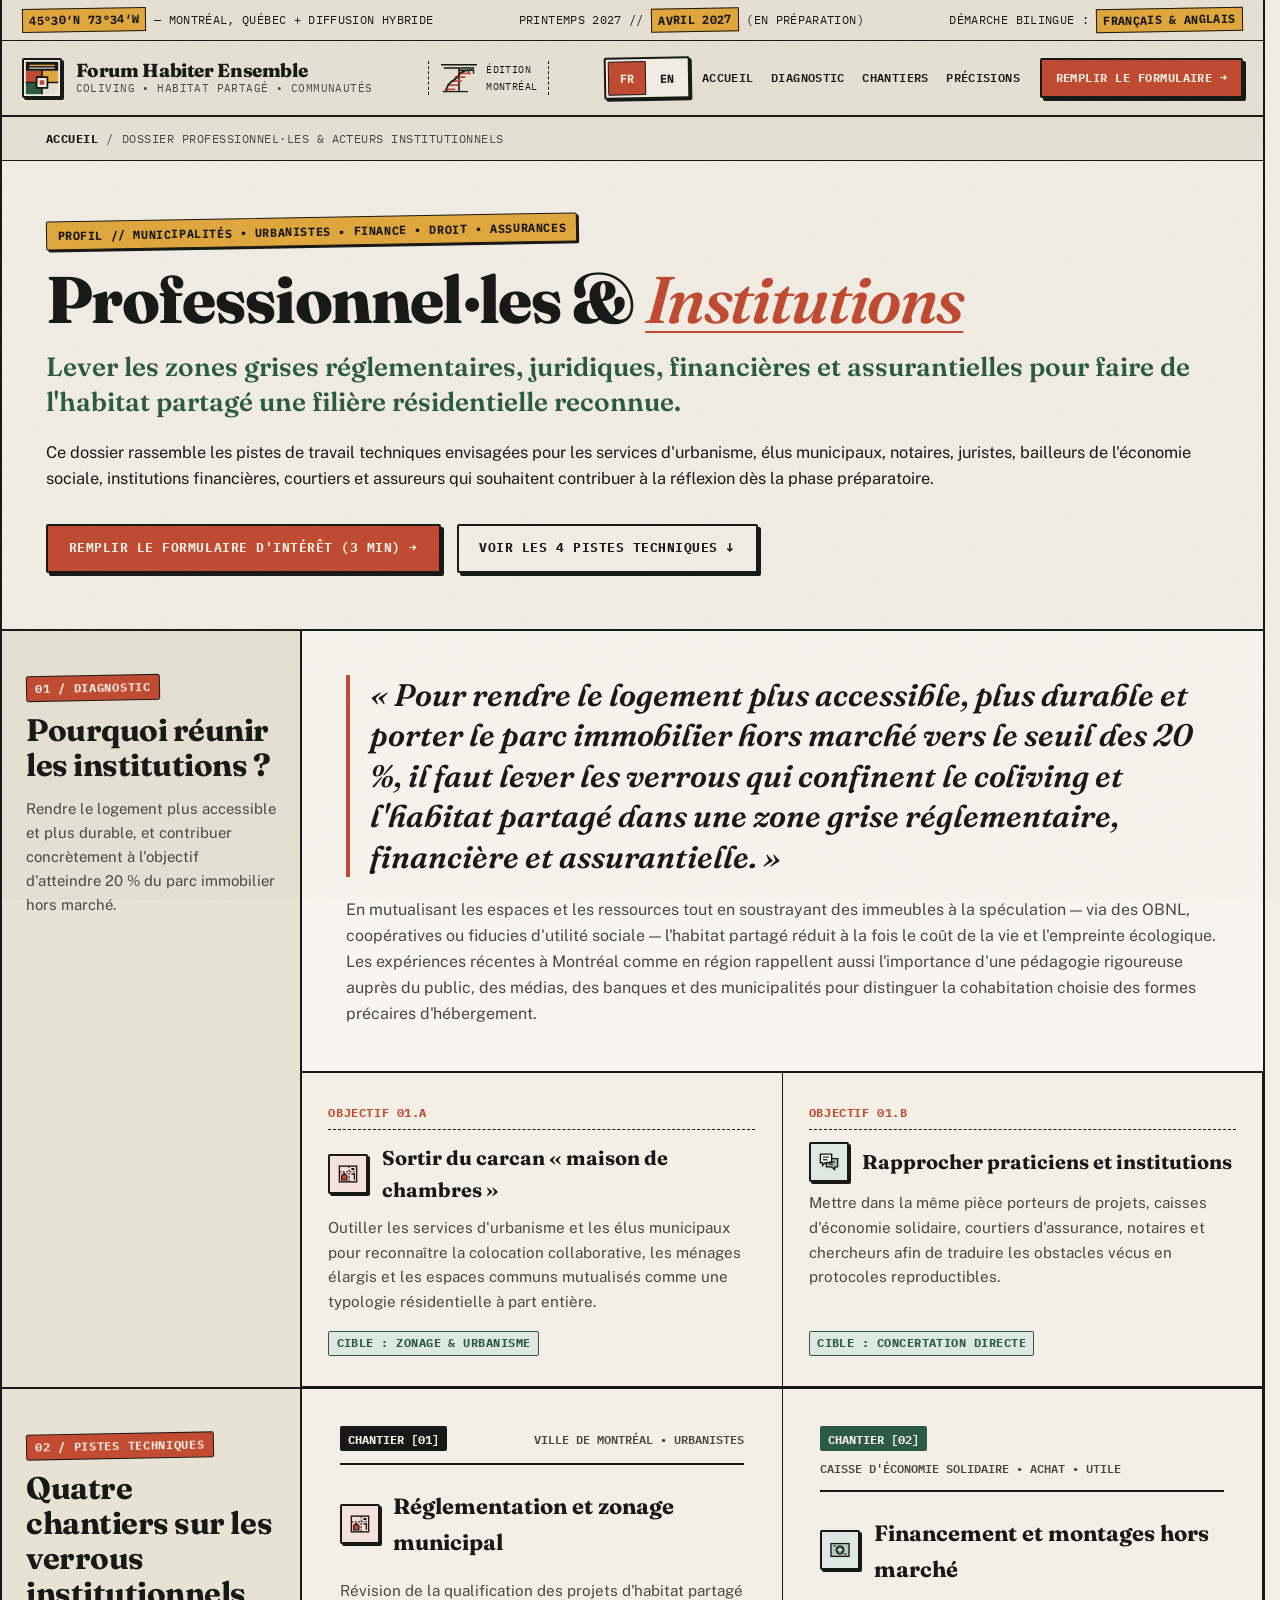
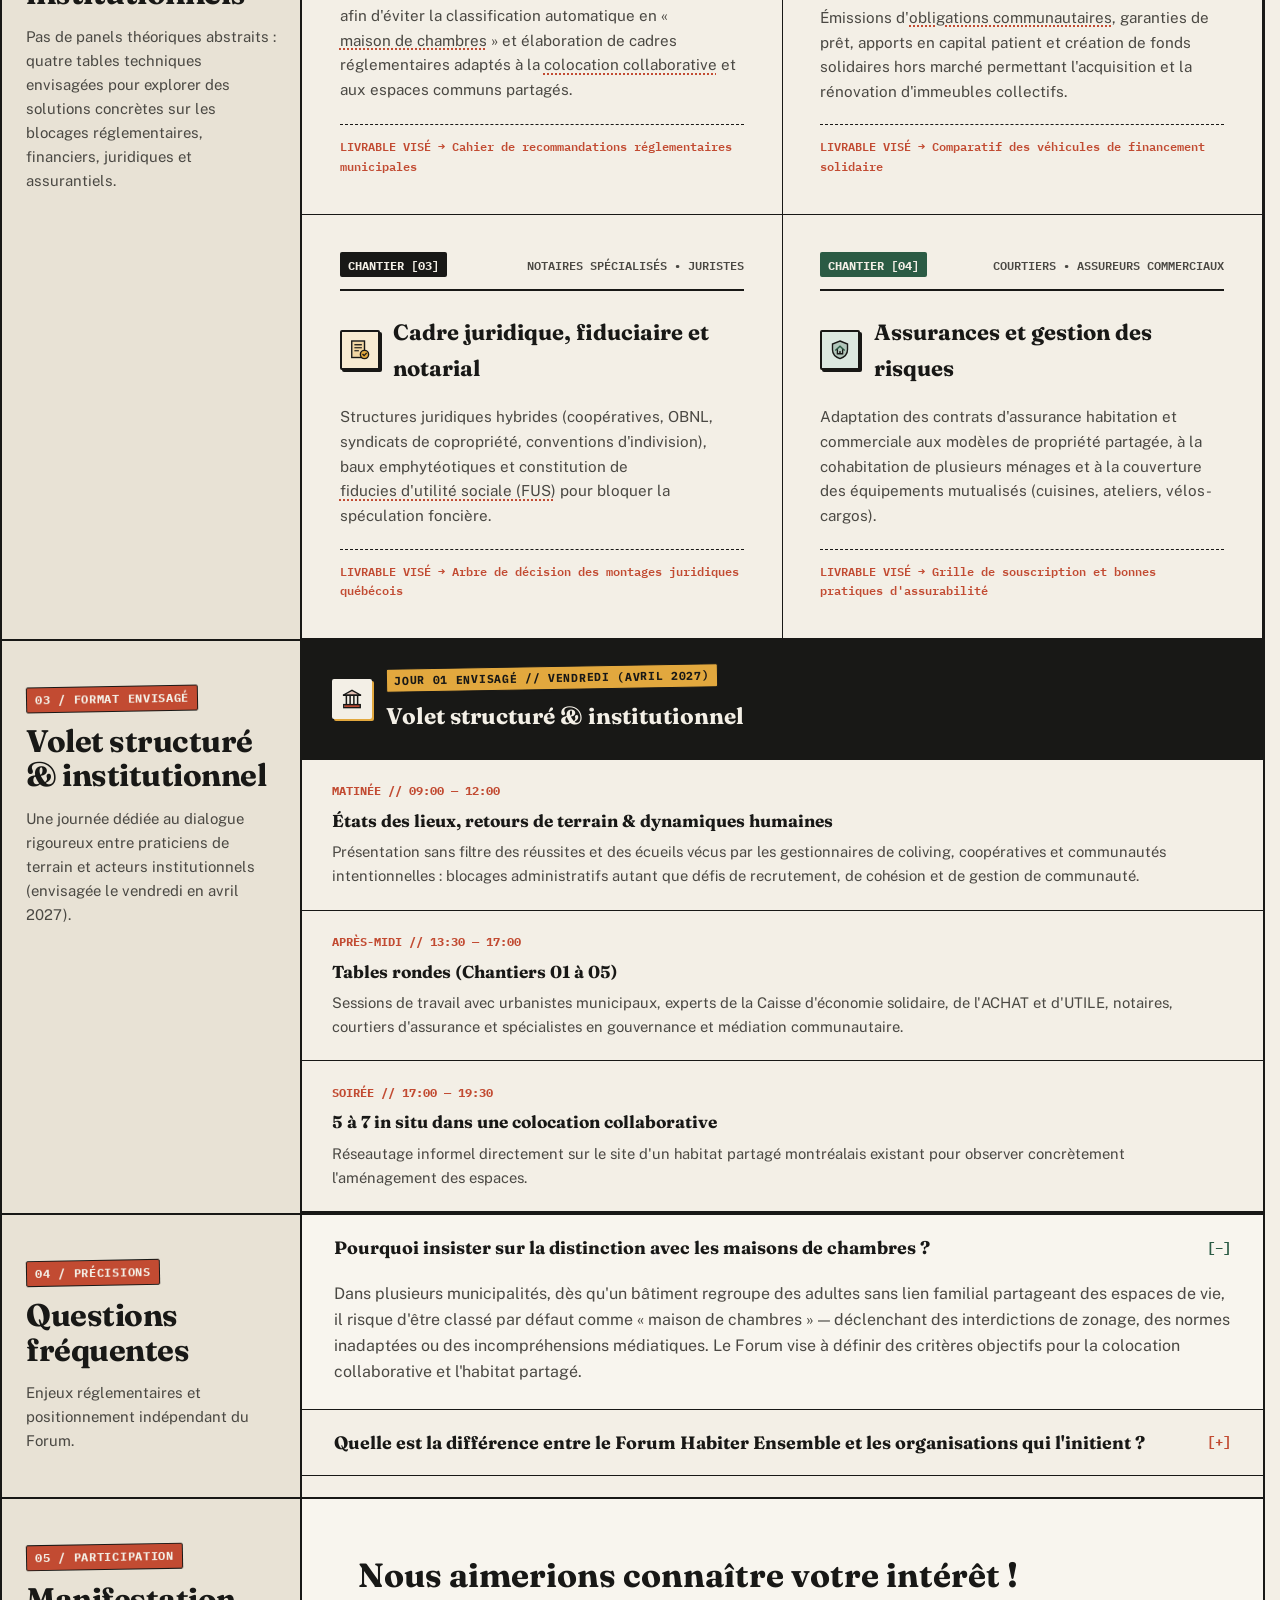
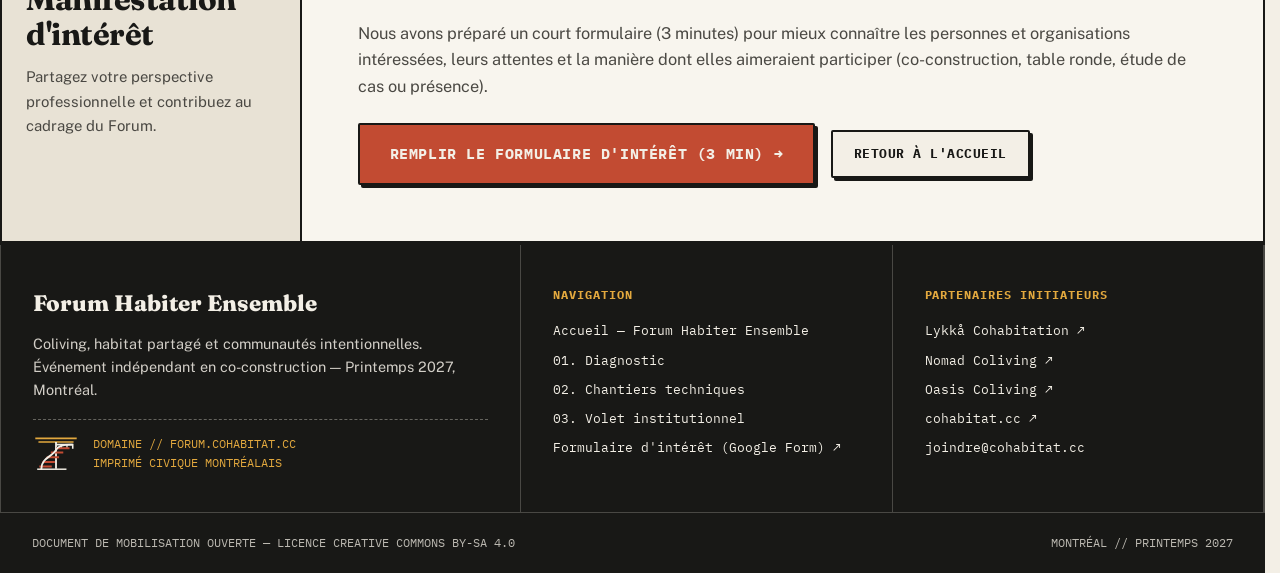
<file: professionnels.html>
<!DOCTYPE html>
<html lang="fr" prefix="og: https://ogp.me/ns#"
  data-title-fr="Professionnel·les &amp; Institutions — Forum Habiter Ensemble (Montréal, 2027)"
  data-title-en="Professionals &amp; Institutions — Living Together Forum (Montreal, 2027)">
<head>
  <meta charset="UTF-8">
  <meta name="viewport" content="width=device-width, initial-scale=1.0">

  <title>Professionnel·les &amp; Institutions — Forum Habiter Ensemble (Montréal, 2027)</title>
  <meta name="description" content="Dossier pour les municipalités, urbanistes, notaires, juristes, institutions financières et assureurs : zonage, fiducies foncières (FUS), finance solidaire et assurabilité de l'habitat partagé.">
  <link rel="canonical" href="https://forum.cohabitat.cc/professionnels.html">

  <!-- Open Graph / LinkedIn -->
  <meta property="og:type" content="website">
  <meta property="og:url" content="https://forum.cohabitat.cc/professionnels.html">
  <meta property="og:title" content="Professionnel·les &amp; Institutions — Forum Habiter Ensemble">
  <meta property="og:description" content="Zonage municipal, finance solidaire, cadre juridique et assurabilité : les pistes de travail pour les acteurs institutionnels au printemps 2027 à Montréal.">
  <meta property="og:image" content="https://forum.cohabitat.cc/assets/images/og-forum-habiter-ensemble.jpg">
  <meta property="og:image:width" content="1200">
  <meta property="og:image:height" content="627">
  <meta property="og:locale" content="fr_CA">
  <meta property="og:locale:alternate" content="en_CA">

  <!-- Twitter Cards -->
  <meta name="twitter:card" content="summary_large_image">
  <meta name="twitter:title" content="Professionnel·les &amp; Institutions — Forum Habiter Ensemble">
  <meta name="twitter:description" content="Sortir l'habitat partagé de la zone grise réglementaire, financière et assurantielle.">
  <meta name="twitter:image" content="https://forum.cohabitat.cc/assets/images/og-forum-habiter-ensemble.jpg">

  <link rel="icon" type="image/svg+xml" href="assets/favicon.svg">
  <link rel="preconnect" href="https://fonts.googleapis.com">
  <link rel="preconnect" href="https://fonts.gstatic.com" crossorigin>
  <link href="https://fonts.googleapis.com/css2?family=Fraunces:ital,opsz,wght@0,9..144,600;0,9..144,700;0,9..144,800;1,9..144,600&family=IBM+Plex+Mono:wght@400;500;600;700&family=Public+Sans:wght@400;500;600;700&display=swap" rel="stylesheet">
  <link rel="stylesheet" href="style.css">
</head>
<body>

  <a href="#contenu-principal" class="skip-link" data-fr="Passer au contenu principal" data-en="Skip to main content">Passer au contenu principal</a>

  <!-- Bandeau technique supérieur -->
  <div class="tech-bar" role="region" aria-label="Métadonnées de l'événement">
    <div class="tech-bar-inner">
      <span><strong>45°30′N 73°34′W</strong> — MONTRÉAL, QUÉBEC + DIFFUSION HYBRIDE</span>
      <span data-fr="PRINTEMPS 2027 // <strong>AVRIL 2027</strong> (EN PRÉPARATION)" data-en="SPRING 2027 // <strong>APRIL 2027</strong> (IN PREPARATION)">PRINTEMPS 2027 // <strong>AVRIL 2027</strong> (EN PRÉPARATION)</span>
      <span data-fr="DÉMARCHE BILINGUE : <strong>FRANÇAIS &amp; ANGLAIS</strong>" data-en="BILINGUAL FORUM: <strong>FRENCH &amp; ENGLISH</strong>">DÉMARCHE BILINGUE : <strong>FRANÇAIS &amp; ANGLAIS</strong></span>
    </div>
  </div>

  <!-- En-tête & Navigation -->
  <header class="site-header">
    <div class="header-inner">
      <a href="index.html" class="brand-link" aria-label="Forum Habiter Ensemble — Accueil">
        <div class="brand-mark" aria-hidden="true">
          <svg width="40" height="40" aria-hidden="true">
            <use href="assets/icons.svg#icon-brand"></use>
          </svg>
        </div>
        <div class="brand-text">
          <span class="brand-title" data-fr="Forum Habiter Ensemble" data-en="Living Together Forum">Forum Habiter Ensemble</span>
          <span class="brand-sub" data-fr="COLIVING • HABITAT PARTAGÉ • COMMUNAUTÉS" data-en="COLIVING • SHARED HOUSING • COMMUNITIES">COLIVING • HABITAT PARTAGÉ • COMMUNAUTÉS</span>
        </div>
      </a>

      <div class="mtl-stair-motif" aria-hidden="true">
        <svg class="stair-icon" width="40" height="33" aria-hidden="true">
          <use href="assets/icons.svg#icon-stair"></use>
        </svg>
        <span>ÉDITION<br>MONTRÉAL</span>
      </div>

      <div class="header-controls">
        <div class="lang-switch" role="group" aria-label="Sélection de langue / Language selector">
          <button type="button" class="lang-btn" data-lang="fr" aria-pressed="true">FR</button>
          <button type="button" class="lang-btn" data-lang="en" aria-pressed="false">EN</button>
        </div>

        <button type="button" class="nav-toggle" aria-expanded="false" aria-controls="nav-menu" aria-label="Ouvrir le menu de navigation" data-fr="Menu" data-en="Menu">
          Menu
        </button>

        <nav id="nav-menu" class="nav-menu" hidden aria-label="Navigation principale">
          <ul class="nav-links">
            <li><a href="index.html" data-fr="Accueil" data-en="Home">Accueil</a></li>
            <li><a href="#diagnostic" data-fr="Diagnostic" data-en="Diagnosis">Diagnostic</a></li>
            <li><a href="#chantiers-techniques" data-fr="Chantiers" data-en="Tracks">Chantiers</a></li>
            <li><a href="#precisions" data-fr="Précisions" data-en="FAQ">Précisions</a></li>
          </ul>
          <a href="https://docs.google.com/forms/d/e/1FAIpQLScC3bzdExyLqFl7yCNSpQvRmz5WL_TJ1ysKrieBtQ_Z8rOYjg/viewform" target="_blank" rel="noopener noreferrer" class="btn btn-sm btn-primary" data-fr="Remplir le formulaire →" data-en="Fill Out Form →">Remplir le formulaire →</a>
        </nav>
      </div>
    </div>
  </header>

  <main id="contenu-principal" class="shell">

    <nav class="breadcrumb-bar" aria-label="Fil d'Ariane">
      <a href="index.html" data-fr="Accueil" data-en="Home">Accueil</a>
      <span>/</span>
      <span data-fr="Dossier Professionnel·les &amp; Acteurs institutionnels" data-en="Professionals &amp; Institutional Actors Brief">Dossier Professionnel·les &amp; Acteurs institutionnels</span>
    </nav>

    <!-- HERO PERSONA -->
    <section class="hero" aria-labelledby="hero-title">
      <div class="hero-top-grid hero-top-grid--single">
        <div class="hero-editorial">
          <div>
            <div class="hero-kicker" data-fr="PROFIL // MUNICIPALITÉS • URBANISTES • FINANCE • DROIT • ASSURANCES" data-en="PROFILE // MUNICIPALITIES • PLANNERS • FINANCE • LAW • INSURANCE">
              PROFIL // MUNICIPALITÉS • URBANISTES • FINANCE • DROIT • ASSURANCES
            </div>

            <h1 id="hero-title" data-fr="Professionnel·les &amp; <em>Institutions</em>" data-en="Professionals &amp; <em>Institutions</em>">
              Professionnel·les &amp; <em>Institutions</em>
            </h1>

            <p class="hero-subtitle" data-fr="Lever les zones grises réglementaires, juridiques, financières et assurantielles pour faire de l'habitat partagé une filière résidentielle reconnue." data-en="Lifting regulatory, legal, financial, and insurance grey zones to establish shared housing as a recognized residential sector.">
              Lever les zones grises réglementaires, juridiques, financières et assurantielles pour faire de l'habitat partagé une filière résidentielle reconnue.
            </p>

            <p class="hero-description" data-fr="Ce dossier rassemble les pistes de travail techniques envisagées pour les services d'urbanisme, élus municipaux, notaires, juristes, bailleurs de l'économie sociale, institutions financières, courtiers et assureurs qui souhaitent contribuer à la réflexion dès la phase préparatoire." data-en="This brief outlines the technical working tracks envisioned for urban planning departments, municipal officials, notaries, legal scholars, social-economy lenders, financial institutions, brokers, and insurers wishing to contribute during the preparatory phase.">
              Ce dossier rassemble les pistes de travail techniques envisagées pour les services d'urbanisme, élus municipaux, notaires, juristes, bailleurs de l'économie sociale, institutions financières, courtiers et assureurs qui souhaitent contribuer à la réflexion dès la phase préparatoire.
            </p>
          </div>

          <div class="hero-actions">
            <a href="https://docs.google.com/forms/d/e/1FAIpQLScC3bzdExyLqFl7yCNSpQvRmz5WL_TJ1ysKrieBtQ_Z8rOYjg/viewform" target="_blank" rel="noopener noreferrer" class="btn btn-primary" data-fr="Remplir le formulaire d'intérêt (3 min) →" data-en="Fill Out the Interest Form (3 min) →">Remplir le formulaire d'intérêt (3 min) →</a>
            <a href="#chantiers-techniques" class="btn btn-outline" data-fr="Voir les 4 pistes techniques ↓" data-en="View the 4 Technical Tracks ↓">Voir les 4 pistes techniques ↓</a>
          </div>
        </div>
      </div>
    </section>

    <!-- DIAGNOSTIC INSTITUTIONNEL -->
    <section id="diagnostic" class="chapter" aria-labelledby="ch01-title">
      <div class="chapter-grid">
        <aside class="chapter-rail">
          <div class="chapter-rail-sticky">
            <span class="chapter-num">01 / DIAGNOSTIC</span>
            <h2 id="ch01-title" class="chapter-title" data-fr="Pourquoi réunir les institutions ?" data-en="Why Convene Institutions?">Pourquoi réunir les institutions ?</h2>
            <p class="chapter-lead" data-fr="Rendre le logement plus accessible et plus durable, et contribuer concrètement à l'objectif d'atteindre 20 % du parc immobilier hors marché." data-en="Making housing more accessible and sustainable, while directly advancing the goal of reaching 20% non-market housing stock.">
              Rendre le logement plus accessible et plus durable, et contribuer concrètement à l'objectif d'atteindre 20 % du parc immobilier hors marché.
            </p>
          </div>
        </aside>

        <div class="chapter-body chapter-body--flush">
          <div class="manifesto-lead">
            <blockquote class="manifesto-quote" data-fr="« Pour rendre le logement plus accessible, plus durable et porter le parc immobilier hors marché vers le seuil des 20 %, il faut lever les verrous qui confinent le coliving et l'habitat partagé dans une zone grise réglementaire, financière et assurantielle. »" data-en="“To make housing more accessible and sustainable—and move non-market housing toward the 20% benchmark—we must remove the barriers keeping coliving and shared housing trapped in a regulatory, financial, and insurance grey zone.”">
              « Pour rendre le logement plus accessible, plus durable et porter le parc immobilier hors marché vers le seuil des 20 %, il faut lever les verrous qui confinent le coliving et l'habitat partagé dans une zone grise réglementaire, financière et assurantielle. »
            </blockquote>
            <p class="manifesto-sub" data-fr="En mutualisant les espaces et les ressources tout en soustrayant des immeubles à la spéculation — via des OBNL, coopératives ou fiducies d'utilité sociale — l'habitat partagé réduit à la fois le coût de la vie et l'empreinte écologique. Les expériences récentes à Montréal comme en région rappellent aussi l'importance d'une pédagogie rigoureuse auprès du public, des médias, des banques et des municipalités pour distinguer la cohabitation choisie des formes précaires d'hébergement." data-en="By sharing spaces and resources while removing buildings from speculation—through non-profits, cooperatives, or community land trusts—shared housing lowers both living costs and ecological footprints. Recent field experiences in Montreal and across Quebec also underscore the need for clear education for the public, media, lenders, and municipalities to distinguish intentional cohousing from precarious rooming arrangements.">
              En mutualisant les espaces et les ressources tout en soustrayant des immeubles à la spéculation — via des OBNL, coopératives ou fiducies d'utilité sociale — l'habitat partagé réduit à la fois le coût de la vie et l'empreinte écologique. Les expériences récentes à Montréal comme en région rappellent aussi l'importance d'une pédagogie rigoureuse auprès du public, des médias, des banques et des municipalités pour distinguer la cohabitation choisie des formes précaires d'hébergement.
            </p>
          </div>

          <div class="matrix-4">
            <article class="matrix-cell">
              <div>
                <div class="cell-index">OBJECTIF 01.A</div>
                <div class="cell-head">
                  <span class="riso-badge riso-badge--terracotta" aria-hidden="true">
                    <svg class="riso-icon" width="24" height="24" aria-hidden="true"><use href="assets/icons.svg#icon-zoning"></use></svg>
                  </span>
                  <h3 data-fr="Sortir du carcan « maison de chambres »" data-en="Break Out of the 'Rooming House' Box">Sortir du carcan « maison de chambres »</h3>
                </div>
                <p data-fr="Outiller les services d'urbanisme et les élus municipaux pour reconnaître la colocation collaborative, les ménages élargis et les espaces communs mutualisés comme une typologie résidentielle à part entière." data-en="Equip urban planning departments and municipal officials to recognize collaborative living, extended households, and shared amenities as a legitimate residential typology.">
                  Outiller les services d'urbanisme et les élus municipaux pour reconnaître la colocation collaborative, les ménages élargis et les espaces communs mutualisés comme une typologie résidentielle à part entière.
                </p>
              </div>
              <span class="cell-tag" data-fr="CIBLE : ZONAGE &amp; URBANISME" data-en="TARGET: ZONING &amp; PLANNING">CIBLE : ZONAGE &amp; URBANISME</span>
            </article>

            <article class="matrix-cell">
              <div>
                <div class="cell-index">OBJECTIF 01.B</div>
                <div class="cell-head">
                  <span class="riso-badge riso-badge--ruelle" aria-hidden="true">
                    <svg class="riso-icon" width="24" height="24" aria-hidden="true"><use href="assets/icons.svg#icon-dialogue"></use></svg>
                  </span>
                  <h3 data-fr="Rapprocher praticiens et institutions" data-en="Bridge Practitioners &amp; Institutions">Rapprocher praticiens et institutions</h3>
                </div>
                <p data-fr="Mettre dans la même pièce porteurs de projets, caisses d'économie solidaire, courtiers d'assurance, notaires et chercheurs afin de traduire les obstacles vécus en protocoles reproductibles." data-en="Put project builders, social-economy credit unions, insurance brokers, notaries, and researchers in the same room to translate field obstacles into replicable protocols.">
                  Mettre dans la même pièce porteurs de projets, caisses d'économie solidaire, courtiers d'assurance, notaires et chercheurs afin de traduire les obstacles vécus en protocoles reproductibles.
                </p>
              </div>
              <span class="cell-tag" data-fr="CIBLE : CONCERTATION DIRECTE" data-en="TARGET: DIRECT CONCERTATION">CIBLE : CONCERTATION DIRECTE</span>
            </article>
          </div>
        </div>
      </div>
    </section>

    <!-- LES 4 CHANTIERS TECHNIQUES -->
    <section id="chantiers-techniques" class="chapter" aria-labelledby="ch02-title">
      <div class="chapter-grid">
        <aside class="chapter-rail">
          <div class="chapter-rail-sticky">
            <span class="chapter-num">02 / PISTES TECHNIQUES</span>
            <h2 id="ch02-title" class="chapter-title" data-fr="Quatre chantiers sur les verrous institutionnels" data-en="Four Tracks on Institutional Bottlenecks">Quatre chantiers sur les verrous institutionnels</h2>
            <p class="chapter-lead" data-fr="Pas de panels théoriques abstraits : quatre tables techniques envisagées pour explorer des solutions concrètes sur les blocages réglementaires, financiers, juridiques et assurantiels." data-en="No abstract panels: four technical roundtables envisioned to explore concrete solutions to regulatory, financial, legal, and insurance bottlenecks.">
              Pas de panels théoriques abstraits : quatre tables techniques envisagées pour explorer des solutions concrètes sur les blocages réglementaires, financiers, juridiques et assurantiels.
            </p>
          </div>
        </aside>

        <div class="chapter-body chapter-body--flush">
          <div class="tracks-table">
            <article id="track-01" class="track-box">
              <div>
                <div class="track-header">
                  <span class="track-code">CHANTIER [01]</span>
                  <span class="track-stakeholders" data-fr="Ville de Montréal • Urbanistes" data-en="City of Montreal • Planners">Ville de Montréal • Urbanistes</span>
                </div>
                <div class="track-title-row">
                  <span class="riso-badge riso-badge--terracotta" aria-hidden="true">
                    <svg class="riso-icon" width="24" height="24" aria-hidden="true"><use href="assets/icons.svg#icon-zoning"></use></svg>
                  </span>
                  <h3 data-fr="Réglementation et zonage municipal" data-en="Municipal Regulation &amp; Zoning">Réglementation et zonage municipal</h3>
                </div>
                <p data-fr="Révision de la qualification des projets d'habitat partagé afin d'éviter la classification automatique en « <button type=&quot;button&quot; class=&quot;terme-glossaire&quot; data-terme=&quot;maison-de-chambres&quot; interestfor=&quot;glossaire-maison-de-chambres&quot;>maison de chambres</button> » et élaboration de cadres réglementaires adaptés à la <button type=&quot;button&quot; class=&quot;terme-glossaire&quot; data-terme=&quot;colocation-intentionnelle&quot; interestfor=&quot;glossaire-colocation-intentionnelle&quot;>colocation collaborative</button> et aux espaces communs partagés." data-en="Revising how shared housing is classified to prevent automatic '<button type=&quot;button&quot; class=&quot;terme-glossaire&quot; data-terme=&quot;maison-de-chambres&quot; interestfor=&quot;glossaire-maison-de-chambres&quot;>rooming house</button>' designation, and drafting zoning frameworks tailored to <button type=&quot;button&quot; class=&quot;terme-glossaire&quot; data-terme=&quot;colocation-intentionnelle&quot; interestfor=&quot;glossaire-colocation-intentionnelle&quot;>collaborative coliving</button> and shared communal facilities.">
                  Révision de la qualification des projets d'habitat partagé afin d'éviter la classification automatique en « <button type="button" class="terme-glossaire" data-terme="maison-de-chambres" interestfor="glossaire-maison-de-chambres">maison de chambres</button> » et élaboration de cadres réglementaires adaptés à la <button type="button" class="terme-glossaire" data-terme="colocation-intentionnelle" interestfor="glossaire-colocation-intentionnelle">colocation collaborative</button> et aux espaces communs partagés.
                </p>
              </div>
              <div class="track-deliverable" data-fr="LIVRABLE VISÉ → Cahier de recommandations réglementaires municipales" data-en="TARGET OUTPUT → Municipal regulatory policy brief">
                LIVRABLE VISÉ → Cahier de recommandations réglementaires municipales
              </div>
            </article>

            <article id="track-02" class="track-box">
              <div>
                <div class="track-header">
                  <span class="track-code">CHANTIER [02]</span>
                  <span class="track-stakeholders" data-fr="Caisse d'économie solidaire • ACHAT • UTILE" data-en="Desjardins Solidarity • ACHAT • UTILE">Caisse d'économie solidaire • ACHAT • UTILE</span>
                </div>
                <div class="track-title-row">
                  <span class="riso-badge riso-badge--ruelle" aria-hidden="true">
                    <svg class="riso-icon" width="24" height="24" aria-hidden="true"><use href="assets/icons.svg#icon-finance"></use></svg>
                  </span>
                  <h3 data-fr="Financement et montages hors marché" data-en="Financing &amp; Non-Market Capital">Financement et montages hors marché</h3>
                </div>
                <p data-fr="Émissions d'<button type=&quot;button&quot; class=&quot;terme-glossaire&quot; data-terme=&quot;obligation-communautaire&quot; interestfor=&quot;glossaire-obligation-communautaire&quot;>obligations communautaires</button>, garanties de prêt, apports en capital patient et création de fonds solidaires hors marché permettant l'acquisition et la rénovation d'immeubles collectifs." data-en="<button type=&quot;button&quot; class=&quot;terme-glossaire&quot; data-terme=&quot;obligation-communautaire&quot; interestfor=&quot;glossaire-obligation-communautaire&quot;>Community bond</button> issuances, loan guarantees, patient capital, and dedicated non-market solidarity funds enabling collective building acquisition and retrofit.">
                  Émissions d'<button type="button" class="terme-glossaire" data-terme="obligation-communautaire" interestfor="glossaire-obligation-communautaire">obligations communautaires</button>, garanties de prêt, apports en capital patient et création de fonds solidaires hors marché permettant l'acquisition et la rénovation d'immeubles collectifs.
                </p>
              </div>
              <div class="track-deliverable" data-fr="LIVRABLE VISÉ → Comparatif des véhicules de financement solidaire" data-en="TARGET OUTPUT → Comparative matrix of solidarity financing vehicles">
                LIVRABLE VISÉ → Comparatif des véhicules de financement solidaire
              </div>
            </article>

            <article id="track-03" class="track-box">
              <div>
                <div class="track-header">
                  <span class="track-code">CHANTIER [03]</span>
                  <span class="track-stakeholders" data-fr="Notaires spécialisés • Juristes" data-en="Specialized Notaries • Legal Scholars">Notaires spécialisés • Juristes</span>
                </div>
                <div class="track-title-row">
                  <span class="riso-badge riso-badge--yellow" aria-hidden="true">
                    <svg class="riso-icon" width="24" height="24" aria-hidden="true"><use href="assets/icons.svg#icon-law"></use></svg>
                  </span>
                  <h3 data-fr="Cadre juridique, fiduciaire et notarial" data-en="Legal, Trust &amp; Notarial Frameworks">Cadre juridique, fiduciaire et notarial</h3>
                </div>
                <p data-fr="Structures juridiques hybrides (coopératives, OBNL, syndicats de copropriété, conventions d'indivision), baux emphytéotiques et constitution de <button type=&quot;button&quot; class=&quot;terme-glossaire&quot; data-terme=&quot;fiducie-utilite-sociale&quot; interestfor=&quot;glossaire-fiducie-utilite-sociale&quot;>fiducies d'utilité sociale (FUS)</button> pour bloquer la spéculation foncière." data-en="Hybrid legal architectures (co-ops, non-profits, condominiums, undivided co-ownership), emphyteutic leases, and <button type=&quot;button&quot; class=&quot;terme-glossaire&quot; data-terme=&quot;fiducie-utilite-sociale&quot; interestfor=&quot;glossaire-fiducie-utilite-sociale&quot;>social utility trusts (FUS)</button> to lock out land speculation.">
                  Structures juridiques hybrides (coopératives, OBNL, syndicats de copropriété, conventions d'indivision), baux emphytéotiques et constitution de <button type="button" class="terme-glossaire" data-terme="fiducie-utilite-sociale" interestfor="glossaire-fiducie-utilite-sociale">fiducies d'utilité sociale (FUS)</button> pour bloquer la spéculation foncière.
                </p>
              </div>
              <div class="track-deliverable" data-fr="LIVRABLE VISÉ → Arbre de décision des montages juridiques québécois" data-en="TARGET OUTPUT → Decision tree of Quebec legal structures">
                LIVRABLE VISÉ → Arbre de décision des montages juridiques québécois
              </div>
            </article>

            <article id="track-04" class="track-box">
              <div>
                <div class="track-header">
                  <span class="track-code">CHANTIER [04]</span>
                  <span class="track-stakeholders" data-fr="Courtiers • Assureurs commerciaux" data-en="Brokers • Commercial Underwriters">Courtiers • Assureurs commerciaux</span>
                </div>
                <div class="track-title-row">
                  <span class="riso-badge riso-badge--ruelle" aria-hidden="true">
                    <svg class="riso-icon" width="24" height="24" aria-hidden="true"><use href="assets/icons.svg#icon-insurance"></use></svg>
                  </span>
                  <h3 data-fr="Assurances et gestion des risques" data-en="Insurance &amp; Risk Management">Assurances et gestion des risques</h3>
                </div>
                <p data-fr="Adaptation des contrats d'assurance habitation et commerciale aux modèles de propriété partagée, à la cohabitation de plusieurs ménages et à la couverture des équipements mutualisés (cuisines, ateliers, vélos-cargos)." data-en="Adapting residential and commercial insurance underwriting to shared ownership models, multi-household living, and shared equipment (communal kitchens, workshops, cargo bikes).">
                  Adaptation des contrats d'assurance habitation et commerciale aux modèles de propriété partagée, à la cohabitation de plusieurs ménages et à la couverture des équipements mutualisés (cuisines, ateliers, vélos-cargos).
                </p>
              </div>
              <div class="track-deliverable" data-fr="LIVRABLE VISÉ → Grille de souscription et bonnes pratiques d'assurabilité" data-en="TARGET OUTPUT → Underwriting checklist &amp; insurability best practices">
                LIVRABLE VISÉ → Grille de souscription et bonnes pratiques d'assurabilité
              </div>
            </article>
          </div>
        </div>
      </div>
    </section>

    <!-- VOLET INSTITUTIONNEL ENVISAGÉ (JOUR 1) -->
    <section id="volet-institutionnel" class="chapter" aria-labelledby="ch03-title">
      <div class="chapter-grid">
        <aside class="chapter-rail">
          <div class="chapter-rail-sticky">
            <span class="chapter-num">03 / FORMAT ENVISAGÉ</span>
            <h2 id="ch03-title" class="chapter-title" data-fr="Volet structuré &amp; institutionnel" data-en="Structured &amp; Institutional Symposium">Volet structuré &amp; institutionnel</h2>
            <p class="chapter-lead" data-fr="Une journée dédiée au dialogue rigoureux entre praticiens de terrain et acteurs institutionnels (envisagée le vendredi en avril 2027)." data-en="A day dedicated to structured dialogue between field practitioners and institutional actors (envisioned for Friday in April 2027).">
              Une journée dédiée au dialogue rigoureux entre praticiens de terrain et acteurs institutionnels (envisagée le vendredi en avril 2027).
            </p>
          </div>
        </aside>

        <div class="chapter-body chapter-body--flush">
          <div class="day-column">
            <div class="day-banner">
              <div class="day-banner-head">
                <span class="riso-badge riso-badge--inverse" aria-hidden="true">
                  <svg class="riso-icon" width="24" height="24" aria-hidden="true"><use href="assets/icons.svg#icon-institutions"></use></svg>
                </span>
                <div>
                  <span class="day-tag" data-fr="JOUR 01 ENVISAGÉ // VENDREDI (AVRIL 2027)" data-en="PROPOSED DAY 01 // FRIDAY (APRIL 2027)">JOUR 01 ENVISAGÉ // VENDREDI (AVRIL 2027)</span>
                  <h3 data-fr="Volet structuré &amp; institutionnel" data-en="Structured &amp; Institutional Symposium">Volet structuré &amp; institutionnel</h3>
                </div>
              </div>
            </div>
            <ul class="slot-list">
              <li class="slot-item">
                <span class="slot-time">MATINÉE // 09:00 — 12:00</span>
                <span class="slot-title" data-fr="États des lieux, retours de terrain &amp; dynamiques humaines" data-en="Field Reports, Case Studies &amp; Human Dynamics">États des lieux, retours de terrain &amp; dynamiques humaines</span>
                <p class="slot-desc" data-fr="Présentation sans filtre des réussites et des écueils vécus par les gestionnaires de coliving, coopératives et communautés intentionnelles : blocages administratifs autant que défis de recrutement, de cohésion et de gestion de communauté." data-en="Unfiltered breakdown of breakthroughs and roadblocks experienced by coliving operators, housing co-ops, and intentional communities: covering both administrative hurdles and the human realities of recruiting, cohesion, and community stewardship.">
                  Présentation sans filtre des réussites et des écueils vécus par les gestionnaires de coliving, coopératives et communautés intentionnelles : blocages administratifs autant que défis de recrutement, de cohésion et de gestion de communauté.
                </p>
              </li>
              <li class="slot-item">
                <span class="slot-time">APRÈS-MIDI // 13:30 — 17:00</span>
                <span class="slot-title" data-fr="Tables rondes (Chantiers 01 à 05)" data-en="Working Roundtables (Tracks 01 to 05)">Tables rondes (Chantiers 01 à 05)</span>
                <p class="slot-desc" data-fr="Sessions de travail avec urbanistes municipaux, experts de la Caisse d'économie solidaire, de l'ACHAT et d'UTILE, notaires, courtiers d'assurance et spécialistes en gouvernance et médiation communautaire." data-en="Working sessions with municipal planners, experts from Caisse d'économie solidaire, ACHAT, and UTILE, specialized notaries, insurance brokers, and community governance and mediation specialists.">
                  Sessions de travail avec urbanistes municipaux, experts de la Caisse d'économie solidaire, de l'ACHAT et d'UTILE, notaires, courtiers d'assurance et spécialistes en gouvernance et médiation communautaire.
                </p>
              </li>
              <li class="slot-item">
                <span class="slot-time">SOIRÉE // 17:00 — 19:30</span>
                <span class="slot-title" data-fr="5 à 7 in situ dans une colocation collaborative" data-en="On-Site 5-to-7 Mixer in an Active Shared House">5 à 7 in situ dans une colocation collaborative</span>
                <p class="slot-desc" data-fr="Réseautage informel directement sur le site d'un habitat partagé montréalais existant pour observer concrètement l'aménagement des espaces." data-en="Informal networking hosted inside an operating Montreal shared living space to experience its spatial and community design firsthand.">
                  Réseautage informel directement sur le site d'un habitat partagé montréalais existant pour observer concrètement l'aménagement des espaces.
                </p>
              </li>
            </ul>
          </div>
        </div>
      </div>
    </section>

    <!-- PRÉCISIONS INSTITUTIONNELLES -->
    <section id="precisions" class="chapter" aria-labelledby="ch04-title">
      <div class="chapter-grid">
        <aside class="chapter-rail">
          <div class="chapter-rail-sticky">
            <span class="chapter-num">04 / PRÉCISIONS</span>
            <h2 id="ch04-title" class="chapter-title" data-fr="Questions fréquentes" data-en="Key Clarifications">Questions fréquentes</h2>
            <p class="chapter-lead" data-fr="Enjeux réglementaires et positionnement indépendant du Forum." data-en="Regulatory stakes and the Forum's independent positioning.">
              Enjeux réglementaires et positionnement indépendant du Forum.
            </p>
          </div>
        </aside>

        <div class="chapter-body chapter-body--flush">
          <section class="faq-list" aria-label="Questions fréquentes pour les institutions">
            <details class="faq-item" name="faq-pro" open>
              <summary data-fr="Pourquoi insister sur la distinction avec les maisons de chambres ?" data-en="Why emphasize the distinction from traditional rooming houses?">
                Pourquoi insister sur la distinction avec les maisons de chambres ?
              </summary>
              <div class="faq-answer">
                <p data-fr="Dans plusieurs municipalités, dès qu'un bâtiment regroupe des adultes sans lien familial partageant des espaces de vie, il risque d'être classé par défaut comme « maison de chambres » — déclenchant des interdictions de zonage, des normes inadaptées ou des incompréhensions médiatiques. Le Forum vise à définir des critères objectifs pour la colocation collaborative et l'habitat partagé." data-en="In many municipalities, whenever unrelated adults share living facilities under one roof, bylaws default to classifying the building as a 'rooming house'—triggering zoning bans, ill-suited code requirements, or media misunderstandings. The Forum works to establish clear, objective criteria for collaborative coliving and shared housing.">
                  Dans plusieurs municipalités, dès qu'un bâtiment regroupe des adultes sans lien familial partageant des espaces de vie, il risque d'être classé par défaut comme « maison de chambres » — déclenchant des interdictions de zonage, des normes inadaptées ou des incompréhensions médiatiques. Le Forum vise à définir des critères objectifs pour la colocation collaborative et l'habitat partagé.
                </p>
              </div>
            </details>

            <details class="faq-item" name="faq-pro">
              <summary data-fr="Quelle est la différence entre le Forum Habiter Ensemble et les organisations qui l'initient ?" data-en="How is the Forum distinct from its initiating organizations?">
                Quelle est la différence entre le Forum Habiter Ensemble et les organisations qui l'initient ?
              </summary>
              <div class="faq-answer">
                <p data-fr="Le Forum Habiter Ensemble possède son identité propre et neutre. Lykkå Cohabitation, Nomad Coliving, Oasis Coliving et cohabitat.cc agissent comme partenaires co-initiateurs pour mettre leurs ressources au service de tout l'écosystème québécois, sans imposer un modèle unique de propriété ou de gouvernance." data-en="The Living Together Forum holds its own neutral, standalone identity. Lykkå Cohabitation, Nomad Coliving, Oasis Coliving, and cohabitat.cc serve as co-initiating partners pooling their networks for the entire Quebec ecosystem, without imposing a single ownership or governance template.">
                  Le Forum Habiter Ensemble possède son identité propre et neutre. Lykkå Cohabitation, Nomad Coliving, Oasis Coliving et cohabitat.cc agissent comme partenaires co-initiateurs pour mettre leurs ressources au service de tout l'écosystème québécois, sans imposer un modèle unique de propriété ou de gouvernance.
                </p>
              </div>
            </details>
          </section>
        </div>
      </div>
    </section>

    <!-- APPEL À L'ACTION GOOGLE FORM -->
    <section id="interet" class="chapter" aria-labelledby="cta-heading">
      <div class="chapter-grid">
        <aside class="chapter-rail">
          <div class="chapter-rail-sticky">
            <span class="chapter-num">05 / PARTICIPATION</span>
            <h2 id="cta-heading" class="chapter-title" data-fr="Manifestation d'intérêt" data-en="Expression of Interest">Manifestation d'intérêt</h2>
            <p class="chapter-lead" data-fr="Partagez votre perspective professionnelle et contribuez au cadrage du Forum." data-en="Share your professional perspective and help shape the Forum.">
              Partagez votre perspective professionnelle et contribuez au cadrage du Forum.
            </p>
          </div>
        </aside>

        <div class="chapter-body chapter-body--flush">
          <div class="cta-panel">
            <h3 data-fr="Nous aimerions connaître votre intérêt !" data-en="We would love to hear about your interest!">Nous aimerions connaître votre intérêt !</h3>
            <p data-fr="Nous avons préparé un court formulaire (3 minutes) pour mieux connaître les personnes et organisations intéressées, leurs attentes et la manière dont elles aimeraient participer (co-construction, table ronde, étude de cas ou présence)." data-en="We prepared a short form (3 minutes) to better understand interested individuals and organizations, their expectations, and how they would like to take part (co-design, roundtable, case study, or attendance).">
              Nous avons préparé un court formulaire (3 minutes) pour mieux connaître les personnes et organisations intéressées, leurs attentes et la manière dont elles aimeraient participer (co-construction, table ronde, étude de cas ou présence).
            </p>
            <div class="cta-actions">
              <a href="https://docs.google.com/forms/d/e/1FAIpQLScC3bzdExyLqFl7yCNSpQvRmz5WL_TJ1ysKrieBtQ_Z8rOYjg/viewform" target="_blank" rel="noopener noreferrer" class="btn btn-primary btn-lg" data-fr="Remplir le formulaire d'intérêt (3 min) →" data-en="Fill Out the Interest Form (3 min) →">
                Remplir le formulaire d'intérêt (3 min) →
              </a>
              <a href="index.html" class="btn btn-outline" data-fr="Retour à l'accueil" data-en="Back to Home">
                Retour à l'accueil
              </a>
            </div>
          </div>
        </div>
      </div>
    </section>

  </main>

  <footer class="site-footer">
    <div class="footer-grid">
      <div class="footer-col">
        <p class="footer-brand">Forum Habiter Ensemble</p>
        <p style="margin: 0 0 1rem; font-size: 0.9rem; color: rgba(243, 239, 230, 0.85);" data-fr="Coliving, habitat partagé et communautés intentionnelles. Événement indépendant en co-construction — Printemps 2027, Montréal." data-en="Coliving, shared housing, and intentional communities. Independent co-constructed gathering — Spring 2027, Montreal.">
          Coliving, habitat partagé et communautés intentionnelles. Événement indépendant en co-construction — Printemps 2027, Montréal.
        </p>
        <div class="footer-motif-box">
          <svg class="stair-icon stair-icon--inverse" width="46" height="38" aria-hidden="true">
            <use href="assets/icons.svg#icon-stair"></use>
          </svg>
          <p style="margin: 0; font-family: var(--font-mono); font-size: 0.74rem; color: var(--depanneur-yellow);">
            DOMAINE // FORUM.COHABITAT.CC<br>IMPRIMÉ CIVIQUE MONTRÉALAIS
          </p>
        </div>
      </div>

      <div class="footer-col">
        <h4 data-fr="Navigation" data-en="Navigation">Navigation</h4>
        <ul class="footer-links">
          <li><a href="index.html" data-fr="Accueil — Forum Habiter Ensemble" data-en="Home — Living Together Forum">Accueil — Forum Habiter Ensemble</a></li>
          <li><a href="#diagnostic" data-fr="01. Diagnostic" data-en="01. Diagnosis">01. Diagnostic</a></li>
          <li><a href="#chantiers-techniques" data-fr="02. Chantiers techniques" data-en="02. Technical Tracks">02. Chantiers techniques</a></li>
          <li><a href="#volet-institutionnel" data-fr="03. Volet institutionnel" data-en="03. Institutional Symposium">03. Volet institutionnel</a></li>
          <li><a href="https://docs.google.com/forms/d/e/1FAIpQLScC3bzdExyLqFl7yCNSpQvRmz5WL_TJ1ysKrieBtQ_Z8rOYjg/viewform" target="_blank" rel="noopener noreferrer" data-fr="Formulaire d'intérêt (Google Form) ↗" data-en="Interest Form (Google Form) ↗">Formulaire d'intérêt (Google Form) ↗</a></li>
        </ul>
      </div>

      <div class="footer-col">
        <h4 data-fr="Partenaires Initiateurs" data-en="Initiating Partners">Partenaires Initiateurs</h4>
        <ul class="footer-links">
          <li><a href="https://www.lykka.org/" target="_blank" rel="noopener noreferrer">Lykkå Cohabitation ↗</a></li>
          <li><a href="https://www.nomadcoliving.com/" target="_blank" rel="noopener noreferrer">Nomad Coliving ↗</a></li>
          <li><a href="https://histoire.community/27-qui-veut-habiter-avec-moi-thomas-niram-oasis-coliving/" target="_blank" rel="noopener noreferrer">Oasis Coliving ↗</a></li>
          <li><a href="https://cohabitat.cc" target="_blank" rel="noopener noreferrer">cohabitat.cc ↗</a></li>
          <li><a href="mailto:joindre@cohabitat.cc">joindre@cohabitat.cc</a></li>
        </ul>
      </div>
    </div>

    <div class="footer-colophon">
      <span data-fr="DOCUMENT DE MOBILISATION OUVERTE — LICENCE CREATIVE COMMONS BY-SA 4.0" data-en="OPEN MOBILIZATION DOCUMENT — CREATIVE COMMONS BY-SA 4.0">DOCUMENT DE MOBILISATION OUVERTE — LICENCE CREATIVE COMMONS BY-SA 4.0</span>
      <span>MONTRÉAL // PRINTEMPS 2027</span>
    </div>
  </footer>

  <script src="script.js" defer></script>
  <script type="module" src="js/infobulles.js"></script>
</body>
</html>
</file>
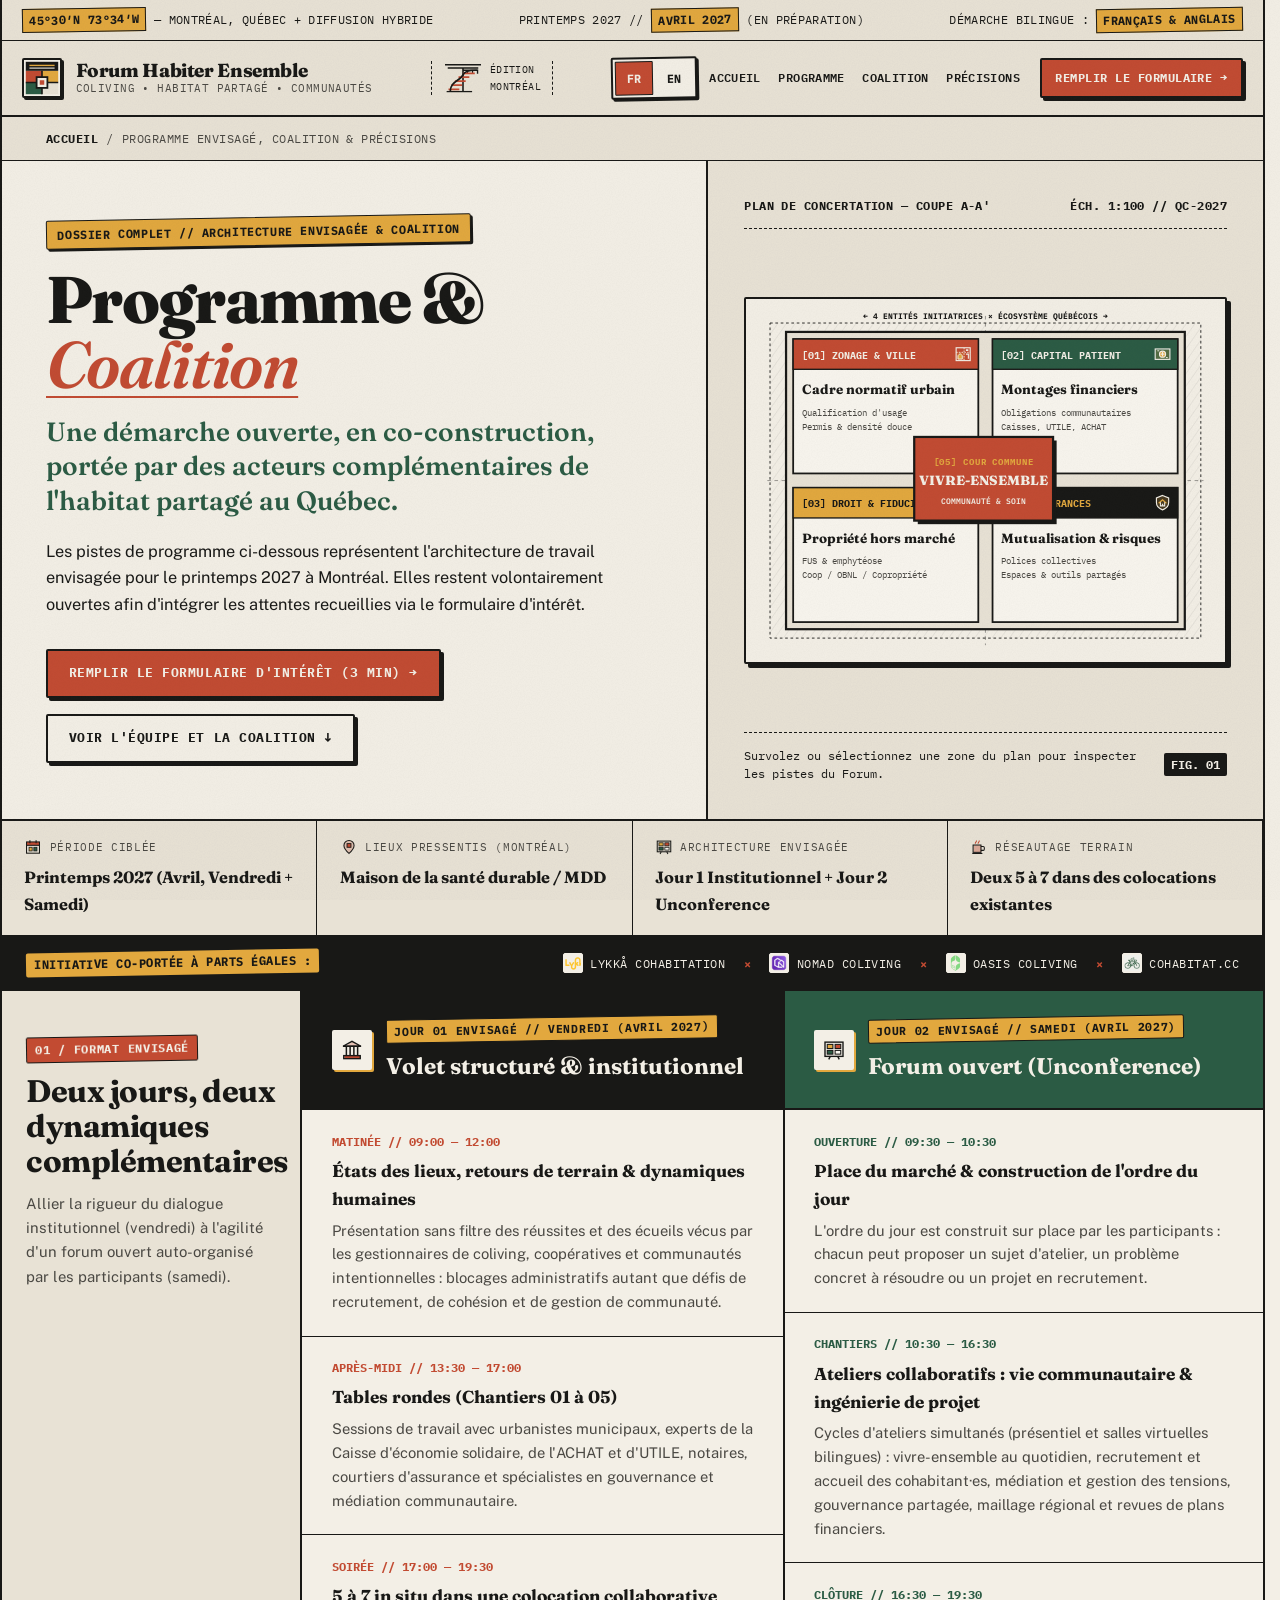
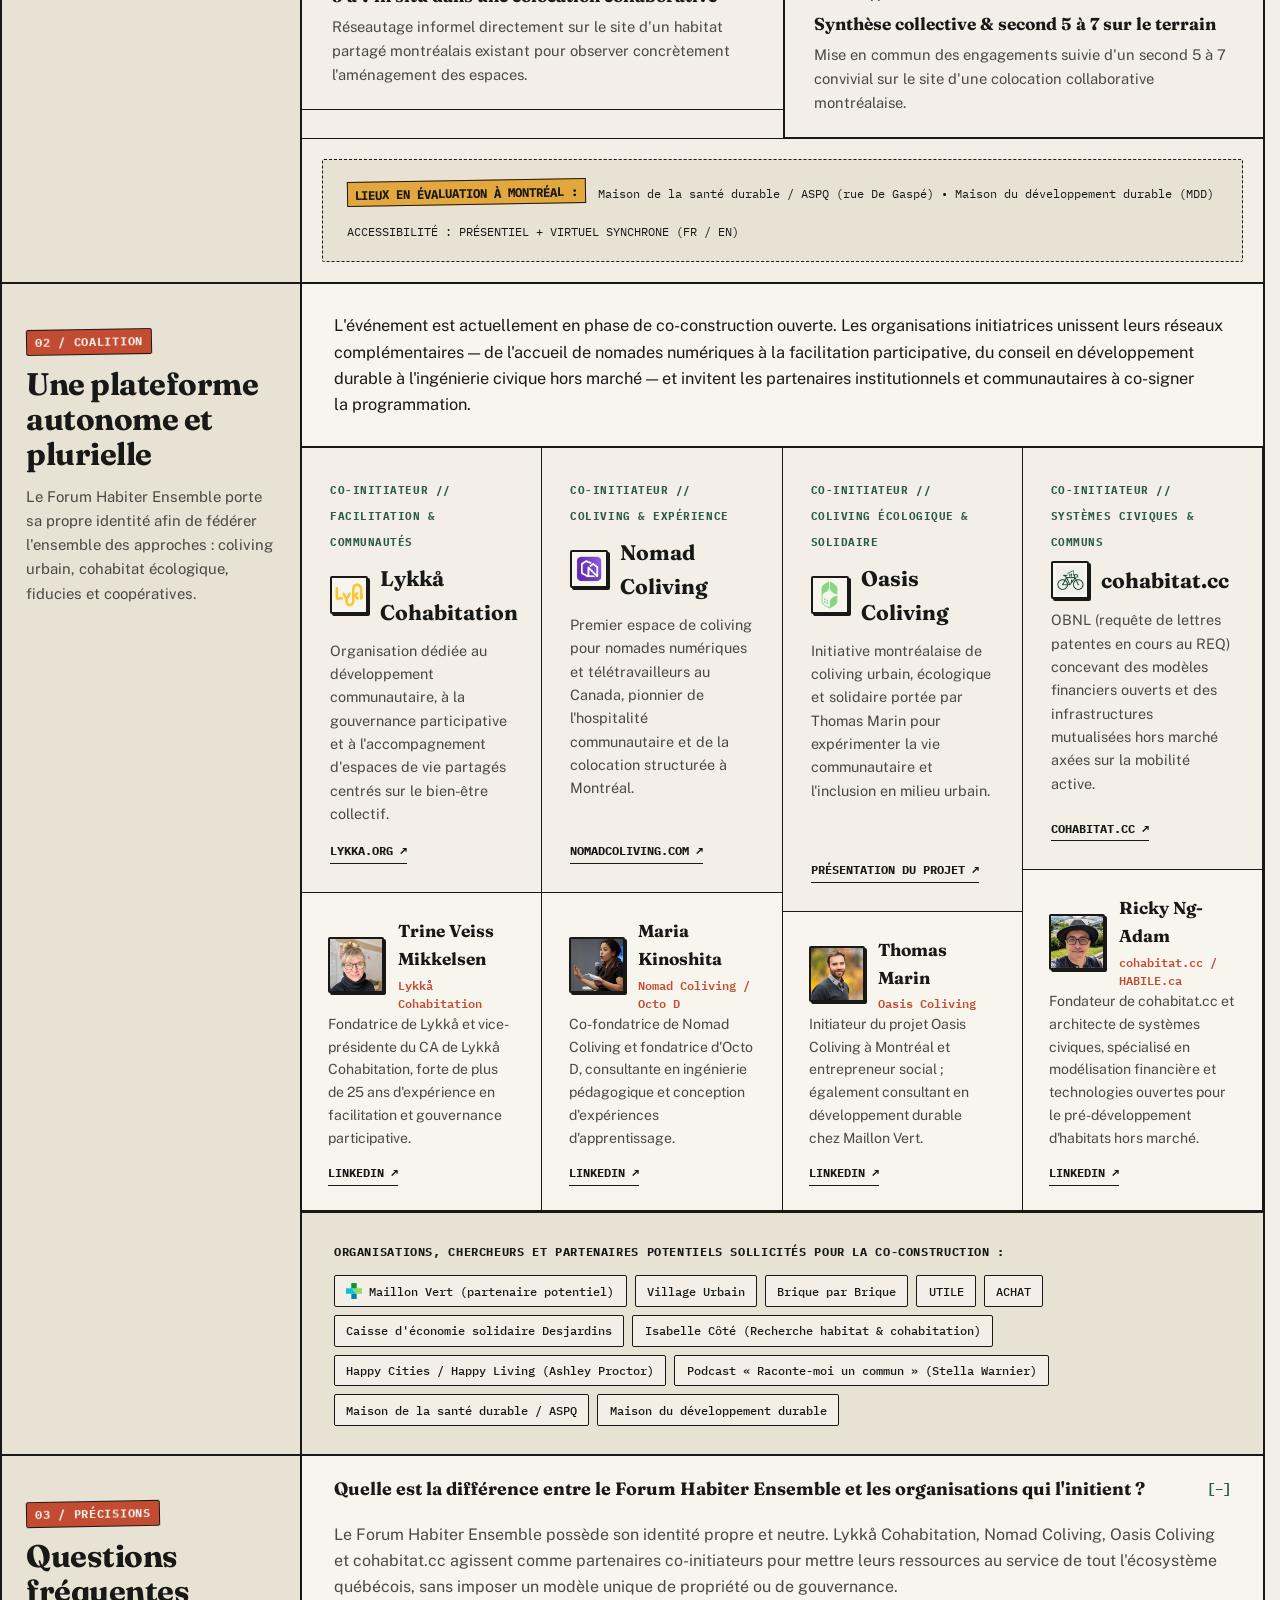
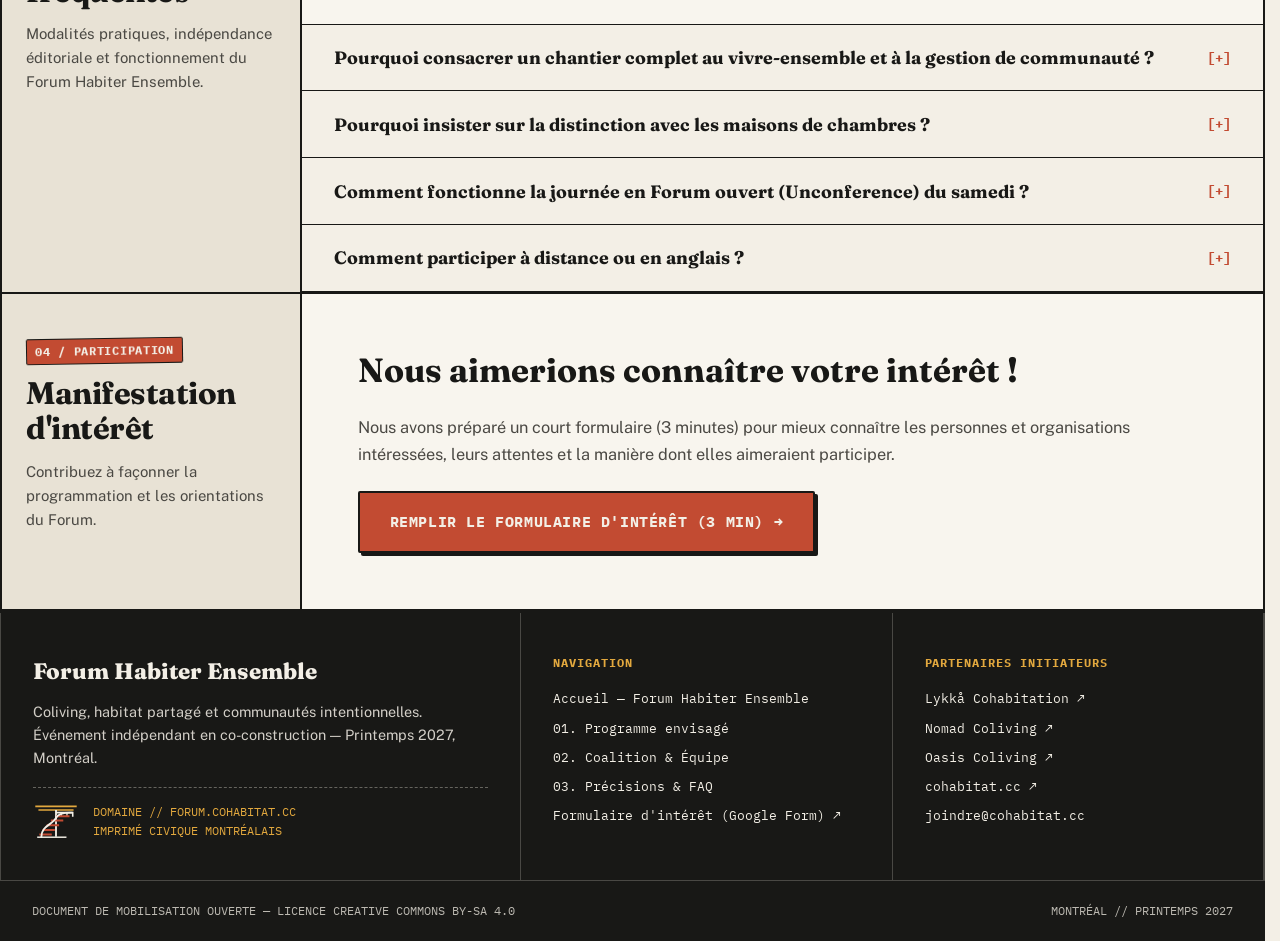
<file: programme-et-coalition.html>
<!DOCTYPE html>
<html lang="fr" prefix="og: https://ogp.me/ns#"
  data-title-fr="Programme envisagé &amp; Coalition — Forum Habiter Ensemble (Montréal, 2027)"
  data-title-en="Proposed Program &amp; Coalition — Living Together Forum (Montreal, 2027)">
<head>
  <meta charset="UTF-8">
  <meta name="viewport" content="width=device-width, initial-scale=1.0">

  <title>Programme envisagé &amp; Coalition — Forum Habiter Ensemble (Montréal, 2027)</title>
  <meta name="description" content="Architecture envisagée sur 2 jours, plan des chantiers, organisations co-initiatrices (Lykkå Cohabitation, Nomad Coliving, Oasis Coliving, cohabitat.cc), comité de coordination et FAQ.">
  <link rel="canonical" href="https://forum.cohabitat.cc/programme-et-coalition.html">

  <!-- Open Graph / LinkedIn -->
  <meta property="og:type" content="website">
  <meta property="og:url" content="https://forum.cohabitat.cc/programme-et-coalition.html">
  <meta property="og:title" content="Programme envisagé &amp; Coalition — Forum Habiter Ensemble">
  <meta property="og:description" content="Architecture de l'événement, organisations initiatrices, comité de coordination et précisions sur le Forum Habiter Ensemble (Montréal, printemps 2027).">
  <meta property="og:image" content="https://forum.cohabitat.cc/assets/images/og-forum-habiter-ensemble.jpg">
  <meta property="og:image:width" content="1200">
  <meta property="og:image:height" content="627">
  <meta property="og:locale" content="fr_CA">
  <meta property="og:locale:alternate" content="en_CA">

  <!-- Twitter Cards -->
  <meta name="twitter:card" content="summary_large_image">
  <meta name="twitter:title" content="Programme envisagé &amp; Coalition — Forum Habiter Ensemble">
  <meta name="twitter:description" content="Les organisations initiatrices, le comité de coordination et le format envisagé sur deux jours à Montréal.">
  <meta name="twitter:image" content="https://forum.cohabitat.cc/assets/images/og-forum-habiter-ensemble.jpg">

  <link rel="icon" type="image/svg+xml" href="assets/favicon.svg">
  <link rel="preconnect" href="https://fonts.googleapis.com">
  <link rel="preconnect" href="https://fonts.gstatic.com" crossorigin>
  <link href="https://fonts.googleapis.com/css2?family=Fraunces:ital,opsz,wght@0,9..144,600;0,9..144,700;0,9..144,800;1,9..144,600&family=IBM+Plex+Mono:wght@400;500;600;700&family=Public+Sans:wght@400;500;600;700&display=swap" rel="stylesheet">
  <link rel="stylesheet" href="style.css">
</head>
<body>

  <a href="#contenu-principal" class="skip-link" data-fr="Passer au contenu principal" data-en="Skip to main content">Passer au contenu principal</a>

  <!-- Bandeau technique supérieur -->
  <div class="tech-bar" role="region" aria-label="Métadonnées de l'événement">
    <div class="tech-bar-inner">
      <span><strong>45°30′N 73°34′W</strong> — MONTRÉAL, QUÉBEC + DIFFUSION HYBRIDE</span>
      <span data-fr="PRINTEMPS 2027 // <strong>AVRIL 2027</strong> (EN PRÉPARATION)" data-en="SPRING 2027 // <strong>APRIL 2027</strong> (IN PREPARATION)">PRINTEMPS 2027 // <strong>AVRIL 2027</strong> (EN PRÉPARATION)</span>
      <span data-fr="DÉMARCHE BILINGUE : <strong>FRANÇAIS &amp; ANGLAIS</strong>" data-en="BILINGUAL FORUM: <strong>FRENCH &amp; ENGLISH</strong>">DÉMARCHE BILINGUE : <strong>FRANÇAIS &amp; ANGLAIS</strong></span>
    </div>
  </div>

  <!-- En-tête & Navigation -->
  <header class="site-header">
    <div class="header-inner">
      <a href="index.html" class="brand-link" aria-label="Forum Habiter Ensemble — Accueil">
        <div class="brand-mark" aria-hidden="true">
          <svg width="40" height="40" aria-hidden="true">
            <use href="assets/icons.svg#icon-brand"></use>
          </svg>
        </div>
        <div class="brand-text">
          <span class="brand-title" data-fr="Forum Habiter Ensemble" data-en="Living Together Forum">Forum Habiter Ensemble</span>
          <span class="brand-sub" data-fr="COLIVING • HABITAT PARTAGÉ • COMMUNAUTÉS" data-en="COLIVING • SHARED HOUSING • COMMUNITIES">COLIVING • HABITAT PARTAGÉ • COMMUNAUTÉS</span>
        </div>
      </a>

      <div class="mtl-stair-motif" aria-hidden="true">
        <svg class="stair-icon" width="40" height="33" aria-hidden="true">
          <use href="assets/icons.svg#icon-stair"></use>
        </svg>
        <span>ÉDITION<br>MONTRÉAL</span>
      </div>

      <div class="header-controls">
        <div class="lang-switch" role="group" aria-label="Sélection de langue / Language selector">
          <button type="button" class="lang-btn" data-lang="fr" aria-pressed="true">FR</button>
          <button type="button" class="lang-btn" data-lang="en" aria-pressed="false">EN</button>
        </div>

        <button type="button" class="nav-toggle" aria-expanded="false" aria-controls="nav-menu" aria-label="Ouvrir le menu de navigation" data-fr="Menu" data-en="Menu">
          Menu
        </button>

        <nav id="nav-menu" class="nav-menu" hidden aria-label="Navigation principale">
          <ul class="nav-links">
            <li><a href="index.html" data-fr="Accueil" data-en="Home">Accueil</a></li>
            <li><a href="#programme" data-fr="Programme" data-en="Program">Programme</a></li>
            <li><a href="#coalition" data-fr="Coalition" data-en="Coalition">Coalition</a></li>
            <li><a href="#precisions" data-fr="Précisions" data-en="FAQ">Précisions</a></li>
          </ul>
          <a href="https://docs.google.com/forms/d/e/1FAIpQLScC3bzdExyLqFl7yCNSpQvRmz5WL_TJ1ysKrieBtQ_Z8rOYjg/viewform" target="_blank" rel="noopener noreferrer" class="btn btn-sm btn-primary" data-fr="Remplir le formulaire →" data-en="Fill Out Form →">Remplir le formulaire →</a>
        </nav>
      </div>
    </div>
  </header>

  <main id="contenu-principal" class="shell">

    <nav class="breadcrumb-bar" aria-label="Fil d'Ariane">
      <a href="index.html" data-fr="Accueil" data-en="Home">Accueil</a>
      <span>/</span>
      <span data-fr="Programme envisagé, Coalition &amp; Précisions" data-en="Proposed Program, Coalition &amp; FAQ">Programme envisagé, Coalition &amp; Précisions</span>
    </nav>

    <!-- HERO + PLAN ARCHITECTURAL INTERACTIF -->
    <section class="hero" aria-labelledby="hero-title">
      <div class="hero-top-grid">
        <div class="hero-editorial">
          <div>
            <div class="hero-kicker" data-fr="DOSSIER COMPLET // ARCHITECTURE ENVISAGÉE &amp; COALITION" data-en="FULL BRIEF // PROPOSED ARCHITECTURE &amp; COALITION">
              DOSSIER COMPLET // ARCHITECTURE ENVISAGÉE &amp; COALITION
            </div>

            <h1 id="hero-title" data-fr="Programme &amp; <em>Coalition</em>" data-en="Program &amp; <em>Coalition</em>">
              Programme &amp; <em>Coalition</em>
            </h1>

            <p class="hero-subtitle" data-fr="Une démarche ouverte, en co-construction, portée par des acteurs complémentaires de l'habitat partagé au Québec." data-en="An open, co-constructed initiative spearheaded by complementary shared housing actors in Quebec.">
              Une démarche ouverte, en co-construction, portée par des acteurs complémentaires de l'habitat partagé au Québec.
            </p>

            <p class="hero-description" data-fr="Les pistes de programme ci-dessous représentent l'architecture de travail envisagée pour le printemps 2027 à Montréal. Elles restent volontairement ouvertes afin d'intégrer les attentes recueillies via le formulaire d'intérêt." data-en="The program tracks below represent the working architecture envisioned for Spring 2027 in Montreal. They remain intentionally open to integrate expectations gathered through the interest form.">
              Les pistes de programme ci-dessous représentent l'architecture de travail envisagée pour le printemps 2027 à Montréal. Elles restent volontairement ouvertes afin d'intégrer les attentes recueillies via le formulaire d'intérêt.
            </p>
          </div>

          <div class="hero-actions">
            <a href="https://docs.google.com/forms/d/e/1FAIpQLScC3bzdExyLqFl7yCNSpQvRmz5WL_TJ1ysKrieBtQ_Z8rOYjg/viewform" target="_blank" rel="noopener noreferrer" class="btn btn-primary" data-fr="Remplir le formulaire d'intérêt (3 min) →" data-en="Fill Out the Interest Form (3 min) →">Remplir le formulaire d'intérêt (3 min) →</a>
            <a href="#coalition" class="btn btn-outline" data-fr="Voir l'équipe et la coalition ↓" data-en="View Team &amp; Coalition ↓">Voir l'équipe et la coalition ↓</a>
          </div>
        </div>

        <!-- Colonne droite : Coupe architecturale vectorielle interactive -->
        <div class="hero-blueprint" aria-label="Schéma architectural des 5 chantiers du Forum">
          <div class="blueprint-header">
            <span data-fr="PLAN DE CONCERTATION — COUPE A-A'" data-en="CONCERTATION BLUEPRINT — SECTION A-A'">PLAN DE CONCERTATION — COUPE A-A'</span>
            <span>ÉCH. 1:100 // QC-2027</span>
          </div>

          <div class="blueprint-svg-wrap">
            <svg class="blueprint-svg" viewBox="0 0 520 390" role="img" aria-labelledby="svg-plan-title svg-plan-desc">
              <title id="svg-plan-title">Plan architectural du Forum Habiter Ensemble</title>
              <desc id="svg-plan-desc">Diagramme en plan façon gravure risographique montrant quatre ailes thématiques convergeant vers un atrium central d'espaces mutualisés : Zonage municipal, Finance solidaire, Droit et FUS, et Assurances.</desc>

              <defs>
                <pattern id="riso-hatch" width="8" height="8" patternUnits="userSpaceOnUse" patternTransform="rotate(35)">
                  <line x1="0" y1="0" x2="0" y2="8" stroke="rgba(24,24,22,0.12)" stroke-width="1"/>
                </pattern>
              </defs>

              <rect x="0" y="0" width="520" height="390" fill="#F3EFE6"/>
              <rect x="18" y="18" width="484" height="354" fill="url(#riso-hatch)" stroke="#181816" stroke-width="1" stroke-dasharray="3 3"/>

              <g stroke="#181816" stroke-width="1" stroke-dasharray="4 4" opacity="0.45">
                <line x1="260" y1="10" x2="260" y2="380"/>
                <line x1="15" y1="195" x2="505" y2="195"/>
              </g>

              <rect x="36" y="28" width="448" height="334" fill="#E8E2D5" stroke="#181816" stroke-width="2.5"/>

              <a href="professionnels.html#track-01" class="plan-link">
                <g class="plan-zone plan-zone--terracotta" data-zone-fr="CHANTIER 01 — ZONAGE MUNICIPAL : Sortir de la catégorie « maison de chambres » et reconnaître la colocation collaborative." data-zone-en="TRACK 01 — MUNICIPAL ZONING: Move beyond 'rooming house' bylaws and formally recognize collaborative housing.">
                  <rect x="44" y="36" width="208" height="151" stroke="#181816" stroke-width="2"/>
                  <rect x="44" y="36" width="208" height="34" fill="#C24B32" stroke="#181816" stroke-width="1.5"/>
                  <text x="54" y="58" fill="#F3EFE6" font-family="IBM Plex Mono, monospace" font-size="11" font-weight="700" data-fr="[01] ZONAGE &amp; VILLE" data-en="[01] ZONING &amp; CITY">[01] ZONAGE &amp; VILLE</text>
                  <use href="assets/icons.svg#icon-zoning" x="224" y="42" width="22" height="22" style="--icon-ink:#F3EFE6; --icon-accent:#E2A83E;"/>
                  <text x="54" y="98" fill="#181816" font-family="Fraunces, Georgia, serif" font-size="15" font-weight="700" data-fr="Cadre normatif urbain" data-en="Urban zoning bylaws">Cadre normatif urbain</text>
                  <text x="54" y="122" fill="#4A4843" font-family="IBM Plex Mono, monospace" font-size="10" data-fr="Qualification d'usage" data-en="Use classification">Qualification d'usage</text>
                  <text x="54" y="138" fill="#4A4843" font-family="IBM Plex Mono, monospace" font-size="10" data-fr="Permis &amp; densité douce" data-en="Permits &amp; gentle density">Permis &amp; densité douce</text>
                </g>
              </a>

              <a href="professionnels.html#track-02" class="plan-link">
                <g class="plan-zone plan-zone--ruelle" data-zone-fr="CHANTIER 02 — FINANCE SOLIDAIRE : Obligations communautaires, garanties de prêt et fonds d'acquisition hors marché." data-zone-en="TRACK 02 — SOLIDARITY FINANCE: Community bonds, loan guarantees, and non-market acquisition funds.">
                  <rect x="268" y="36" width="208" height="151" stroke="#181816" stroke-width="2"/>
                  <rect x="268" y="36" width="208" height="34" fill="#2B5B44" stroke="#181816" stroke-width="1.5"/>
                  <text x="278" y="58" fill="#F3EFE6" font-family="IBM Plex Mono, monospace" font-size="11" font-weight="700" data-fr="[02] CAPITAL PATIENT" data-en="[02] PATIENT CAPITAL">[02] CAPITAL PATIENT</text>
                  <use href="assets/icons.svg#icon-finance" x="448" y="42" width="22" height="22" style="--icon-ink:#F3EFE6; --icon-accent:#E2A83E;"/>
                  <text x="278" y="98" fill="#181816" font-family="Fraunces, Georgia, serif" font-size="15" font-weight="700" data-fr="Montages financiers" data-en="Financial structures">Montages financiers</text>
                  <text x="278" y="122" fill="#4A4843" font-family="IBM Plex Mono, monospace" font-size="10" data-fr="Obligations communautaires" data-en="Community bonds">Obligations communautaires</text>
                  <text x="278" y="138" fill="#4A4843" font-family="IBM Plex Mono, monospace" font-size="10" data-fr="Caisses, UTILE, ACHAT" data-en="Credit unions, UTILE, ACHAT">Caisses, UTILE, ACHAT</text>
                </g>
              </a>

              <a href="professionnels.html#track-03" class="plan-link">
                <g class="plan-zone plan-zone--yellow" data-zone-fr="CHANTIER 03 — DROIT &amp; FIDUCIES : Fiducies d'utilité sociale (FUS), baux emphytéotiques et structures hybrides." data-zone-en="TRACK 03 — LAW &amp; LAND TRUSTS: Social utility trusts (FUS), emphyteutic leases, and hybrid legal models.">
                  <rect x="44" y="203" width="208" height="151" stroke="#181816" stroke-width="2"/>
                  <rect x="44" y="203" width="208" height="34" fill="#E2A83E" stroke="#181816" stroke-width="1.5"/>
                  <text x="54" y="225" fill="#181816" font-family="IBM Plex Mono, monospace" font-size="11" font-weight="700" data-fr="[03] DROIT &amp; FIDUCIE" data-en="[03] LAW &amp; TRUSTS">[03] DROIT &amp; FIDUCIE</text>
                  <use href="assets/icons.svg#icon-law" x="224" y="209" width="22" height="22" style="--icon-ink:#181816; --icon-accent:#F3EFE6;"/>
                  <text x="54" y="265" fill="#181816" font-family="Fraunces, Georgia, serif" font-size="15" font-weight="700" data-fr="Propriété hors marché" data-en="Non-market ownership">Propriété hors marché</text>
                  <text x="54" y="289" fill="#4A4843" font-family="IBM Plex Mono, monospace" font-size="10" data-fr="FUS &amp; emphytéose" data-en="Land trusts &amp; ground leases">FUS &amp; emphytéose</text>
                  <text x="54" y="305" fill="#4A4843" font-family="IBM Plex Mono, monospace" font-size="10" data-fr="Coop / OBNL / Copropriété" data-en="Co-op / Non-profit / Condo">Coop / OBNL / Copropriété</text>
                </g>
              </a>

              <a href="professionnels.html#track-04" class="plan-link">
                <g class="plan-zone plan-zone--ruelle" data-zone-fr="CHANTIER 04 — ASSURANCES : Couverture adaptée aux cuisines collectives, ateliers partagés et baux multiples." data-zone-en="TRACK 04 — INSURANCE: Tailored underwriting for shared kitchens, workshops, and multi-household buildings.">
                  <rect x="268" y="203" width="208" height="151" stroke="#181816" stroke-width="2"/>
                  <rect x="268" y="203" width="208" height="34" fill="#181816" stroke="#181816" stroke-width="1.5"/>
                  <text x="278" y="225" fill="#E2A83E" font-family="IBM Plex Mono, monospace" font-size="11" font-weight="700" data-fr="[04] ASSURANCES" data-en="[04] INSURANCE">[04] ASSURANCES</text>
                  <use href="assets/icons.svg#icon-insurance" x="448" y="209" width="22" height="22" style="--icon-ink:#F3EFE6; --icon-accent:#E2A83E;"/>
                  <text x="278" y="265" fill="#181816" font-family="Fraunces, Georgia, serif" font-size="15" font-weight="700" data-fr="Mutualisation &amp; risques" data-en="Shared risk coverage">Mutualisation &amp; risques</text>
                  <text x="278" y="289" fill="#4A4843" font-family="IBM Plex Mono, monospace" font-size="10" data-fr="Polices collectives" data-en="Collective policies">Polices collectives</text>
                  <text x="278" y="305" fill="#4A4843" font-family="IBM Plex Mono, monospace" font-size="10" data-fr="Espaces &amp; outils partagés" data-en="Shared spaces &amp; tools">Espaces &amp; outils partagés</text>
                </g>
              </a>

              <a href="communautes.html#track-05" class="plan-link">
                <g class="plan-zone plan-zone--center" data-zone-fr="CHANTIER 05 — VIVRE-ENSEMBLE &amp; COMMUNAUTÉ : Création de communauté, ententes relationnelles, gouvernance et médiation." data-zone-en="TRACK 05 — LIVING TOGETHER &amp; COMMUNITY: Community building, living charters, governance, and conflict resolution.">
                  <rect x="184" y="150" width="156" height="94" fill="#181816"/>
                  <rect x="180" y="146" width="156" height="94" stroke="#181816" stroke-width="2.5"/>
                  <text x="258" y="177" text-anchor="middle" fill="#E2A83E" font-family="IBM Plex Mono, monospace" font-size="10" font-weight="700" letter-spacing="1" data-fr="[05] COUR COMMUNE" data-en="[05] COMMON COURTYARD">[05] COUR COMMUNE</text>
                  <text x="258" y="200" text-anchor="middle" fill="#F3EFE6" font-family="Fraunces, Georgia, serif" font-size="15" font-weight="800" data-fr="VIVRE-ENSEMBLE" data-en="LIVING TOGETHER">VIVRE-ENSEMBLE</text>
                  <text x="258" y="221" text-anchor="middle" fill="#F3EFE6" font-family="IBM Plex Mono, monospace" font-size="9" font-weight="600" data-fr="COMMUNAUTÉ &amp; SOIN" data-en="COMMUNITY &amp; CARE">COMMUNAUTÉ &amp; SOIN</text>
                </g>
              </a>

              <text x="260" y="14" text-anchor="middle" fill="#181816" font-family="IBM Plex Mono, monospace" font-size="9" font-weight="700" data-fr="← 4 ENTITÉS INITIATRICES × ÉCOSYSTÈME QUÉBÉCOIS →" data-en="← 4 INITIATING ENTITIES × QUEBEC ECOSYSTEM →">← 4 ENTITÉS INITIATRICES × ÉCOSYSTÈME QUÉBÉCOIS →</text>
            </svg>
          </div>

          <div class="blueprint-caption">
            <span id="blueprint-status" data-fr="Survolez ou sélectionnez une zone du plan pour inspecter les pistes du Forum." data-en="Hover or select a zone of the floorplan to inspect the Forum's tracks.">
              Survolez ou sélectionnez une zone du plan pour inspecter les pistes du Forum.
            </span>
            <span class="fig-stamp">FIG. 01</span>
          </div>
        </div>
      </div>

      <!-- Bandeau de spécifications -->
      <dl class="hero-specs">
        <div class="spec-cell">
          <dt class="spec-label">
            <svg class="spec-icon" width="18" height="18" aria-hidden="true"><use href="assets/icons.svg#icon-calendar"></use></svg>
            <span data-fr="Période ciblée" data-en="Target Date">Période ciblée</span>
          </dt>
          <dd data-fr="Printemps 2027 (Avril, Vendredi + Samedi)" data-en="Spring 2027 (April, Friday + Saturday)">Printemps 2027 (Avril, Vendredi + Samedi)</dd>
        </div>
        <div class="spec-cell">
          <dt class="spec-label">
            <svg class="spec-icon" width="18" height="18" aria-hidden="true"><use href="assets/icons.svg#icon-venue"></use></svg>
            <span data-fr="Lieux pressentis (Montréal)" data-en="Prospective Venues (Montreal)">Lieux pressentis (Montréal)</span>
          </dt>
          <dd data-fr="Maison de la santé durable / MDD" data-en="Maison de la santé durable / MDD">Maison de la santé durable / MDD</dd>
        </div>
        <div class="spec-cell">
          <dt class="spec-label">
            <svg class="spec-icon" width="18" height="18" aria-hidden="true"><use href="assets/icons.svg#icon-unconference"></use></svg>
            <span data-fr="Architecture envisagée" data-en="Proposed Format">Architecture envisagée</span>
          </dt>
          <dd data-fr="Jour 1 Institutionnel + Jour 2 Unconference" data-en="Day 1 Institutional + Day 2 Unconference">Jour 1 Institutionnel + Jour 2 Unconference</dd>
        </div>
        <div class="spec-cell">
          <dt class="spec-label">
            <svg class="spec-icon" width="18" height="18" aria-hidden="true"><use href="assets/icons.svg#icon-mixer"></use></svg>
            <span data-fr="Réseautage terrain" data-en="Field Networking">Réseautage terrain</span>
          </dt>
          <dd data-fr="Deux 5 à 7 dans des colocations existantes" data-en="Two 5-to-7 mixers inside active colivings">Deux 5 à 7 dans des colocations existantes</dd>
        </div>
      </dl>
    </section>

    <!-- Ruban de convergence des organisations initiatrices -->
    <div class="convergence-bar" role="region" aria-label="Organisations initiatrices">
      <div class="convergence-inner">
        <span class="convergence-label" data-fr="Initiative co-portée à parts égales :" data-en="Jointly spearheaded by:">Initiative co-portée à parts égales :</span>
        <ul class="convergence-orgs">
          <li><img src="assets/images/icon-lykka.svg" alt="" class="org-mini-icon" width="20" height="20">Lykkå Cohabitation</li>
          <li><img src="assets/images/icon-nomad.png" alt="" class="org-mini-icon" width="20" height="20">Nomad Coliving</li>
          <li><img src="assets/images/icon-oasis.svg" alt="" class="org-mini-icon" width="20" height="20">Oasis Coliving</li>
          <li><img src="assets/images/icon-cohabitat.png" alt="" class="org-mini-icon" width="20" height="20">cohabitat.cc</li>
        </ul>
      </div>
    </div>

    <!-- PROGRAMME ENVISAGÉ SUR 2 JOURS -->
    <section id="programme" class="chapter" aria-labelledby="ch03-title">
      <div class="chapter-grid">
        <aside class="chapter-rail">
          <div class="chapter-rail-sticky">
            <span class="chapter-num">01 / FORMAT ENVISAGÉ</span>
            <h2 id="ch03-title" class="chapter-title" data-fr="Deux jours, deux dynamiques complémentaires" data-en="Two Days, Two Complementary Dynamics">Deux jours, deux dynamiques complémentaires</h2>
            <p class="chapter-lead" data-fr="Allier la rigueur du dialogue institutionnel (vendredi) à l'agilité d'un forum ouvert auto-organisé par les participants (samedi)." data-en="Combining structured institutional dialogue (Friday) with the agility of a participant-driven unconference (Saturday).">
              Allier la rigueur du dialogue institutionnel (vendredi) à l'agilité d'un forum ouvert auto-organisé par les participants (samedi).
            </p>
          </div>
        </aside>

        <div class="chapter-body chapter-body--flush">
          <div class="schedule-split">
            <!-- Jour 1 -->
            <div class="day-column">
              <div class="day-banner">
                <div class="day-banner-head">
                  <span class="riso-badge riso-badge--inverse" aria-hidden="true">
                    <svg class="riso-icon" width="24" height="24" aria-hidden="true"><use href="assets/icons.svg#icon-institutions"></use></svg>
                  </span>
                  <div>
                    <span class="day-tag" data-fr="JOUR 01 ENVISAGÉ // VENDREDI (AVRIL 2027)" data-en="PROPOSED DAY 01 // FRIDAY (APRIL 2027)">JOUR 01 ENVISAGÉ // VENDREDI (AVRIL 2027)</span>
                    <h3 data-fr="Volet structuré &amp; institutionnel" data-en="Structured &amp; Institutional Symposium">Volet structuré &amp; institutionnel</h3>
                  </div>
                </div>
              </div>
              <ul class="slot-list">
                <li class="slot-item">
                  <span class="slot-time">MATINÉE // 09:00 — 12:00</span>
                  <span class="slot-title" data-fr="États des lieux, retours de terrain &amp; dynamiques humaines" data-en="Field Reports, Case Studies &amp; Human Dynamics">États des lieux, retours de terrain &amp; dynamiques humaines</span>
                  <p class="slot-desc" data-fr="Présentation sans filtre des réussites et des écueils vécus par les gestionnaires de coliving, coopératives et communautés intentionnelles : blocages administratifs autant que défis de recrutement, de cohésion et de gestion de communauté." data-en="Unfiltered breakdown of breakthroughs and roadblocks experienced by coliving operators, housing co-ops, and intentional communities: covering both administrative hurdles and the human realities of recruiting, cohesion, and community stewardship.">
                    Présentation sans filtre des réussites et des écueils vécus par les gestionnaires de coliving, coopératives et communautés intentionnelles : blocages administratifs autant que défis de recrutement, de cohésion et de gestion de communauté.
                  </p>
                </li>
                <li class="slot-item">
                  <span class="slot-time">APRÈS-MIDI // 13:30 — 17:00</span>
                  <span class="slot-title" data-fr="Tables rondes (Chantiers 01 à 05)" data-en="Working Roundtables (Tracks 01 to 05)">Tables rondes (Chantiers 01 à 05)</span>
                  <p class="slot-desc" data-fr="Sessions de travail avec urbanistes municipaux, experts de la Caisse d'économie solidaire, de l'ACHAT et d'UTILE, notaires, courtiers d'assurance et spécialistes en gouvernance et médiation communautaire." data-en="Working sessions with municipal planners, experts from Caisse d'économie solidaire, ACHAT, and UTILE, specialized notaries, insurance brokers, and community governance and mediation specialists.">
                    Sessions de travail avec urbanistes municipaux, experts de la Caisse d'économie solidaire, de l'ACHAT et d'UTILE, notaires, courtiers d'assurance et spécialistes en gouvernance et médiation communautaire.
                  </p>
                </li>
                <li class="slot-item">
                  <span class="slot-time">SOIRÉE // 17:00 — 19:30</span>
                  <span class="slot-title" data-fr="5 à 7 in situ dans une colocation collaborative" data-en="On-Site 5-to-7 Mixer in an Active Shared House">5 à 7 in situ dans une colocation collaborative</span>
                  <p class="slot-desc" data-fr="Réseautage informel directement sur le site d'un habitat partagé montréalais existant pour observer concrètement l'aménagement des espaces." data-en="Informal networking hosted inside an operating Montreal shared living space to experience its spatial and community design firsthand.">
                    Réseautage informel directement sur le site d'un habitat partagé montréalais existant pour observer concrètement l'aménagement des espaces.
                  </p>
                </li>
              </ul>
            </div>

            <!-- Jour 2 -->
            <div class="day-column day-column--alt">
              <div class="day-banner">
                <div class="day-banner-head">
                  <span class="riso-badge riso-badge--inverse" aria-hidden="true">
                    <svg class="riso-icon" width="24" height="24" aria-hidden="true"><use href="assets/icons.svg#icon-unconference"></use></svg>
                  </span>
                  <div>
                    <span class="day-tag" data-fr="JOUR 02 ENVISAGÉ // SAMEDI (AVRIL 2027)" data-en="PROPOSED DAY 02 // SATURDAY (APRIL 2027)">JOUR 02 ENVISAGÉ // SAMEDI (AVRIL 2027)</span>
                    <h3 data-fr="Forum ouvert (Unconference)" data-en="Open Space Unconference">Forum ouvert (Unconference)</h3>
                  </div>
                </div>
              </div>
              <ul class="slot-list">
                <li class="slot-item">
                  <span class="slot-time">OUVERTURE // 09:30 — 10:30</span>
                  <span class="slot-title" data-fr="Place du marché &amp; construction de l'ordre du jour" data-en="Marketplace &amp; Live Agenda Co-Creation">Place du marché &amp; construction de l'ordre du jour</span>
                  <p class="slot-desc" data-fr="L'ordre du jour est construit sur place par les participants : chacun peut proposer un sujet d'atelier, un problème concret à résoudre ou un projet en recrutement." data-en="The agenda is built live by attendees: anyone can pitch a workshop topic, a concrete bottleneck to solve, or a project recruiting co-founders.">
                    L'ordre du jour est construit sur place par les participants : chacun peut proposer un sujet d'atelier, un problème concret à résoudre ou un projet en recrutement.
                  </p>
                </li>
                <li class="slot-item">
                  <span class="slot-time">CHANTIERS // 10:30 — 16:30</span>
                  <span class="slot-title" data-fr="Ateliers collaboratifs : vie communautaire &amp; ingénierie de projet" data-en="Collaborative Labs: Community Life &amp; Project Design">Ateliers collaboratifs : vie communautaire &amp; ingénierie de projet</span>
                  <p class="slot-desc" data-fr="Cycles d'ateliers simultanés (présentiel et salles virtuelles bilingues) : vivre-ensemble au quotidien, recrutement et accueil des cohabitant·es, médiation et gestion des tensions, gouvernance partagée, maillage régional et revues de plans financiers." data-en="Parallel workshop cycles (in-person and bilingual virtual rooms): everyday living together, cohabitant onboarding and matching, conflict mediation, shared governance, regional networking, and financial pro-forma clinics.">
                    Cycles d'ateliers simultanés (présentiel et salles virtuelles bilingues) : vivre-ensemble au quotidien, recrutement et accueil des cohabitant·es, médiation et gestion des tensions, gouvernance partagée, maillage régional et revues de plans financiers.
                  </p>
                </li>
                <li class="slot-item">
                  <span class="slot-time">CLÔTURE // 16:30 — 19:30</span>
                  <span class="slot-title" data-fr="Synthèse collective &amp; second 5 à 7 sur le terrain" data-en="Plenary Synthesis &amp; Second On-Site 5-to-7">Synthèse collective &amp; second 5 à 7 sur le terrain</span>
                  <p class="slot-desc" data-fr="Mise en commun des engagements suivie d'un second 5 à 7 convivial sur le site d'une colocation collaborative montréalaise." data-en="Plenary harvesting of commitments followed by a second informal 5-to-7 hosted at a Montreal collaborative coliving space.">
                    Mise en commun des engagements suivie d'un second 5 à 7 convivial sur le site d'une colocation collaborative montréalaise.
                  </p>
                </li>
              </ul>
            </div>
          </div>

          <div class="venue-strip">
            <span data-fr="<strong>LIEUX EN ÉVALUATION À MONTRÉAL :</strong> Maison de la santé durable / ASPQ (rue De Gaspé) • Maison du développement durable (MDD)" data-en="<strong>MONTREAL VENUES UNDER EVALUATION:</strong> Maison de la santé durable / ASPQ (De Gaspé St.) • Maison du développement durable (MDD)">
              <strong>LIEUX EN ÉVALUATION À MONTRÉAL :</strong> Maison de la santé durable / ASPQ (rue De Gaspé) • Maison du développement durable (MDD)
            </span>
            <span data-fr="ACCESSIBILITÉ : PRÉSENTIEL + VIRTUEL SYNCHRONE (FR / EN)" data-en="ACCESS: IN-PERSON + SYNCHRONOUS VIRTUAL (FR / EN)">ACCESSIBILITÉ : PRÉSENTIEL + VIRTUEL SYNCHRONE (FR / EN)</span>
          </div>
        </div>
      </div>
    </section>

    <!-- COALITION & ORGANISATIONS IMPLIQUÉES -->
    <section id="coalition" class="chapter" aria-labelledby="ch04-title">
      <div class="chapter-grid">
        <aside class="chapter-rail">
          <div class="chapter-rail-sticky">
            <span class="chapter-num">02 / COALITION</span>
            <h2 id="ch04-title" class="chapter-title" data-fr="Une plateforme autonome et plurielle" data-en="An Independent, Pluralistic Platform">Une plateforme autonome et plurielle</h2>
            <p class="chapter-lead" data-fr="Le Forum Habiter Ensemble porte sa propre identité afin de fédérer l'ensemble des approches : coliving urbain, cohabitat écologique, fiducies et coopératives." data-en="The Living Together Forum carries its own independent identity to unite diverse models: urban coliving, ecological cohousing, land trusts, and co-ops.">
              Le Forum Habiter Ensemble porte sa propre identité afin de fédérer l'ensemble des approches : coliving urbain, cohabitat écologique, fiducies et coopératives.
            </p>
          </div>
        </aside>

        <div class="chapter-body chapter-body--flush">
          <div class="coalition-intro">
            <p data-fr="L'événement est actuellement en phase de co-construction ouverte. Les organisations initiatrices unissent leurs réseaux complémentaires — de l'accueil de nomades numériques à la facilitation participative, du conseil en développement durable à l'ingénierie civique hors marché — et invitent les partenaires institutionnels et communautaires à co-signer la programmation." data-en="The event is currently in an open co-design phase. The initiating organizations pool their complementary networks—spanning digital nomad coliving, participatory facilitation, sustainability consulting, and non-market civic engineering—and invite institutional and community partners to co-shape the program.">
              L'événement est actuellement en phase de co-construction ouverte. Les organisations initiatrices unissent leurs réseaux complémentaires — de l'accueil de nomades numériques à la facilitation participative, du conseil en développement durable à l'ingénierie civique hors marché — et invitent les partenaires institutionnels et communautaires à co-signer la programmation.
            </p>
          </div>

          <div class="orgs-grid">
            <!-- 1. Lykkå Cohabitation + Trine Veiss Mikkelsen -->
            <div class="org-person-pair">
              <article class="org-tile">
                <div>
                  <span class="org-role" data-fr="CO-INITIATEUR // FACILITATION &amp; COMMUNAUTÉS" data-en="CO-INITIATOR // FACILITATION &amp; COHOUSING">CO-INITIATEUR // FACILITATION &amp; COMMUNAUTÉS</span>
                  <div class="org-brand-row">
                    <img src="assets/images/icon-lykka.svg" alt="" class="org-icon" width="38" height="38" loading="lazy">
                    <h3>Lykkå Cohabitation</h3>
                  </div>
                  <p data-fr="Organisation dédiée au développement communautaire, à la gouvernance participative et à l'accompagnement d'espaces de vie partagés centrés sur le bien-être collectif." data-en="Organization dedicated to community development, participatory governance, and guiding shared living spaces centered on collective well-being.">
                    Organisation dédiée au développement communautaire, à la gouvernance participative et à l'accompagnement d'espaces de vie partagés centrés sur le bien-être collectif.
                  </p>
                </div>
                <a href="https://www.lykka.org/" target="_blank" rel="noopener noreferrer" class="org-link">lykka.org ↗</a>
              </article>

              <article class="person-cell">
                <div>
                  <div class="person-top">
                    <img src="assets/images/person-trine.jpg" alt="Portrait de Trine Veiss Mikkelsen" class="person-avatar" width="56" height="56" loading="lazy">
                    <div>
                      <h4 class="person-name">Trine Veiss Mikkelsen</h4>
                      <p class="person-affil">Lykkå Cohabitation</p>
                    </div>
                  </div>
                  <p class="person-bio" data-fr="Fondatrice de Lykkå et vice-présidente du CA de Lykkå Cohabitation, forte de plus de 25 ans d'expérience en facilitation et gouvernance participative." data-en="Founder of Lykkå and Vice-Chair of Lykkå Cohabitation, with over 25 years of experience in facilitation and participatory governance.">
                    Fondatrice de Lykkå et vice-présidente du CA de Lykkå Cohabitation, forte de plus de 25 ans d'expérience en facilitation et gouvernance participative.
                  </p>
                </div>
                <a href="https://www.linkedin.com/in/trine-veiss-mikkelsen-she-her-6b05701a0" target="_blank" rel="noopener noreferrer" class="org-link">LinkedIn ↗</a>
              </article>
            </div>

            <!-- 2. Nomad Coliving + Maria Kinoshita -->
            <div class="org-person-pair">
              <article class="org-tile">
                <div>
                  <span class="org-role" data-fr="CO-INITIATEUR // COLIVING &amp; EXPÉRIENCE" data-en="CO-INITIATOR // COLIVING &amp; EXPERIENCE">CO-INITIATEUR // COLIVING &amp; EXPÉRIENCE</span>
                  <div class="org-brand-row">
                    <img src="assets/images/icon-nomad.png" alt="" class="org-icon" width="38" height="38" loading="lazy">
                    <h3>Nomad Coliving</h3>
                  </div>
                  <p data-fr="Premier espace de coliving pour nomades numériques et télétravailleurs au Canada, pionnier de l'hospitalité communautaire et de la colocation structurée à Montréal." data-en="Canada's first coliving space for digital nomads and remote professionals, pioneering community hospitality and structured shared housing in Montreal.">
                    Premier espace de coliving pour nomades numériques et télétravailleurs au Canada, pionnier de l'hospitalité communautaire et de la colocation structurée à Montréal.
                  </p>
                </div>
                <a href="https://www.nomadcoliving.com/" target="_blank" rel="noopener noreferrer" class="org-link">nomadcoliving.com ↗</a>
              </article>

              <article class="person-cell">
                <div>
                  <div class="person-top">
                    <img src="assets/images/person-maria.jpg" alt="Portrait de Maria Kinoshita" class="person-avatar" width="56" height="56" loading="lazy">
                    <div>
                      <h4 class="person-name">Maria Kinoshita</h4>
                      <p class="person-affil">Nomad Coliving / Octo D</p>
                    </div>
                  </div>
                  <p class="person-bio" data-fr="Co-fondatrice de Nomad Coliving et fondatrice d'Octo D, consultante en ingénierie pédagogique et conception d'expériences d'apprentissage." data-en="Co-founder of Nomad Coliving and founder of Octo D, instructional design consultant and learning experience architect.">
                    Co-fondatrice de Nomad Coliving et fondatrice d'Octo D, consultante en ingénierie pédagogique et conception d'expériences d'apprentissage.
                  </p>
                </div>
                <a href="https://www.linkedin.com/in/maria-kinoshita-25872338" target="_blank" rel="noopener noreferrer" class="org-link">LinkedIn ↗</a>
              </article>
            </div>

            <!-- 3. Oasis Coliving + Thomas Marin -->
            <div class="org-person-pair">
              <article class="org-tile">
                <div>
                  <span class="org-role" data-fr="CO-INITIATEUR // COLIVING ÉCOLOGIQUE &amp; SOLIDAIRE" data-en="CO-INITIATOR // ECOLOGICAL &amp; SOLIDARITY COLIVING">CO-INITIATEUR // COLIVING ÉCOLOGIQUE &amp; SOLIDAIRE</span>
                  <div class="org-brand-row">
                    <img src="assets/images/icon-oasis.svg" alt="" class="org-icon" width="38" height="38" loading="lazy">
                    <h3>Oasis Coliving</h3>
                  </div>
                  <p data-fr="Initiative montréalaise de coliving urbain, écologique et solidaire portée par Thomas Marin pour expérimenter la vie communautaire et l'inclusion en milieu urbain." data-en="Montreal-based urban, ecological, and solidarity coliving initiative spearheaded by Thomas Marin to pioneer inclusive community living in the city.">
                    Initiative montréalaise de coliving urbain, écologique et solidaire portée par Thomas Marin pour expérimenter la vie communautaire et l'inclusion en milieu urbain.
                  </p>
                </div>
                <a href="https://histoire.community/27-qui-veut-habiter-avec-moi-thomas-niram-oasis-coliving/" target="_blank" rel="noopener noreferrer" class="org-link" data-fr="Présentation du projet ↗" data-en="Project Presentation ↗">Présentation du projet ↗</a>
              </article>

              <article class="person-cell">
                <div>
                  <div class="person-top">
                    <img src="assets/images/person-thomas.jpg" alt="Portrait de Thomas Marin" class="person-avatar" width="56" height="56" loading="lazy">
                    <div>
                      <h4 class="person-name">Thomas Marin</h4>
                      <p class="person-affil">Oasis Coliving</p>
                    </div>
                  </div>
                  <p class="person-bio" data-fr="Initiateur du projet Oasis Coliving à Montréal et entrepreneur social ; également consultant en développement durable chez Maillon Vert." data-en="Initiator of the Oasis Coliving project in Montreal and social entrepreneur; also serves as a sustainability consultant at Maillon Vert.">
                    Initiateur du projet Oasis Coliving à Montréal et entrepreneur social ; également consultant en développement durable chez Maillon Vert.
                  </p>
                </div>
                <a href="https://www.linkedin.com/in/thomas-marin" target="_blank" rel="noopener noreferrer" class="org-link">LinkedIn ↗</a>
              </article>
            </div>

            <!-- 4. cohabitat.cc + Ricky Ng-Adam -->
            <div class="org-person-pair">
              <article class="org-tile">
                <div>
                  <span class="org-role" data-fr="CO-INITIATEUR // SYSTÈMES CIVIQUES &amp; COMMUNS" data-en="CO-INITIATOR // CIVIC SYSTEMS &amp; COMMONS">CO-INITIATEUR // SYSTÈMES CIVIQUES &amp; COMMUNS</span>
                  <div class="org-brand-row">
                    <img src="assets/images/icon-cohabitat.png" alt="" class="org-icon" width="38" height="38" loading="lazy">
                    <h3>cohabitat.cc</h3>
                  </div>
                  <p data-fr="OBNL (requête de lettres patentes en cours au REQ) concevant des modèles financiers ouverts et des infrastructures mutualisées hors marché axées sur la mobilité active." data-en="Non-profit (incorporation pending with REQ) developing open financial models and non-market shared housing infrastructure built around active mobility.">
                    OBNL (requête de lettres patentes en cours au REQ) concevant des modèles financiers ouverts et des infrastructures mutualisées hors marché axées sur la mobilité active.
                  </p>
                </div>
                <a href="https://cohabitat.cc" target="_blank" rel="noopener noreferrer" class="org-link">cohabitat.cc ↗</a>
              </article>

              <article class="person-cell">
                <div>
                  <div class="person-top">
                    <img src="assets/images/person-ricky.png" alt="Portrait de Ricky Ng-Adam" class="person-avatar" width="56" height="56" loading="lazy">
                    <div>
                      <h4 class="person-name">Ricky Ng-Adam</h4>
                      <p class="person-affil">cohabitat.cc / HABILE.ca</p>
                    </div>
                  </div>
                  <p class="person-bio" data-fr="Fondateur de cohabitat.cc et architecte de systèmes civiques, spécialisé en modélisation financière et technologies ouvertes pour le pré-développement d'habitats hors marché." data-en="Founder of cohabitat.cc and civic systems architect specializing in financial modeling and open technologies for non-market housing pre-development.">
                    Fondateur de cohabitat.cc et architecte de systèmes civiques, spécialisé en modélisation financière et technologies ouvertes pour le pré-développement d'habitats hors marché.
                  </p>
                </div>
                <a href="https://www.linkedin.com/in/rngadam" target="_blank" rel="noopener noreferrer" class="org-link">LinkedIn ↗</a>
              </article>
            </div>
          </div>

          <div class="ecosystem-ledger">
            <h3 data-fr="Organisations, chercheurs et partenaires potentiels sollicités pour la co-construction :" data-en="Organizations, researchers, and potential partners invited to co-build the Forum:">
              Organisations, chercheurs et partenaires potentiels sollicités pour la co-construction :
            </h3>
            <ul class="tag-cloud">
              <li><img src="assets/images/icon-maillon-vert.svg" alt="" class="tag-partner-icon" width="16" height="16"><span data-fr="Maillon Vert (partenaire potentiel)" data-en="Maillon Vert (potential partner)">Maillon Vert (partenaire potentiel)</span></li>
              <li>Village Urbain</li>
              <li>Brique par Brique</li>
              <li>UTILE</li>
              <li>ACHAT</li>
              <li>Caisse d'économie solidaire Desjardins</li>
              <li>Isabelle Côté (Recherche habitat &amp; cohabitation)</li>
              <li>Happy Cities / Happy Living (Ashley Proctor)</li>
              <li>Podcast « Raconte-moi un commun » (Stella Warnier)</li>
              <li>Maison de la santé durable / ASPQ</li>
              <li>Maison du développement durable</li>
            </ul>
          </div>
        </div>
      </div>
    </section>

    <!-- FAQ COMPLÈTE -->
    <section id="precisions" class="chapter" aria-labelledby="ch06-title">
      <div class="chapter-grid">
        <aside class="chapter-rail">
          <div class="chapter-rail-sticky">
            <span class="chapter-num">03 / PRÉCISIONS</span>
            <h2 id="ch06-title" class="chapter-title" data-fr="Questions fréquentes" data-en="Key Clarifications">Questions fréquentes</h2>
            <p class="chapter-lead" data-fr="Modalités pratiques, indépendance éditoriale et fonctionnement du Forum Habiter Ensemble." data-en="Practical modalities, editorial independence, and how the Living Together Forum operates.">
              Modalités pratiques, indépendance éditoriale et fonctionnement du Forum Habiter Ensemble.
            </p>
          </div>
        </aside>

        <div class="chapter-body chapter-body--flush">
          <section class="faq-list" aria-label="Questions fréquentes sur le Forum">
            <details class="faq-item" name="faq-forum" open>
              <summary data-fr="Quelle est la différence entre le Forum Habiter Ensemble et les organisations qui l'initient ?" data-en="How is the Forum distinct from its initiating organizations?">
                Quelle est la différence entre le Forum Habiter Ensemble et les organisations qui l'initient ?
              </summary>
              <div class="faq-answer">
                <p data-fr="Le Forum Habiter Ensemble possède son identité propre et neutre. Lykkå Cohabitation, Nomad Coliving, Oasis Coliving et cohabitat.cc agissent comme partenaires co-initiateurs pour mettre leurs ressources au service de tout l'écosystème québécois, sans imposer un modèle unique de propriété ou de gouvernance." data-en="The Living Together Forum holds its own neutral, standalone identity. Lykkå Cohabitation, Nomad Coliving, Oasis Coliving, and cohabitat.cc serve as co-initiating partners pooling their networks for the entire Quebec ecosystem, without imposing a single ownership or governance template.">
                  Le Forum Habiter Ensemble possède son identité propre et neutre. Lykkå Cohabitation, Nomad Coliving, Oasis Coliving et cohabitat.cc agissent comme partenaires co-initiateurs pour mettre leurs ressources au service de tout l'écosystème québécois, sans imposer un modèle unique de propriété ou de gouvernance.
                </p>
              </div>
            </details>

            <details class="faq-item" name="faq-forum">
              <summary data-fr="Pourquoi consacrer un chantier complet au vivre-ensemble et à la gestion de communauté ?" data-en="Why dedicate a full track to living together and community stewardship?">
                Pourquoi consacrer un chantier complet au vivre-ensemble et à la gestion de communauté ?
              </summary>
              <div class="faq-answer">
                <p data-fr="Un financement solide et un zonage conforme ne garantissent pas la pérennité d'un milieu de vie partagé. Recruter des cohabitant·es compatibles, clarifier les attentes dès l'accueil, répartir équitablement les tâches, traverser les tensions relationnelles et éviter l'épuisement des personnes animatrices sont des défis quotidiens tout aussi critiques que les enjeux juridiques." data-en="Sound financing and compliant zoning alone do not guarantee a thriving shared home. Recruiting compatible cohabitants, clarifying expectations during onboarding, sharing chores fairly, navigating interpersonal tensions, and preventing coordinator burnout are everyday hurdles just as decisive as legal structures.">
                  Un financement solide et un zonage conforme ne garantissent pas la pérennité d'un milieu de vie partagé. Recruter des cohabitant·es compatibles, clarifier les attentes dès l'accueil, répartir équitablement les tâches, traverser les tensions relationnelles et éviter l'épuisement des personnes animatrices sont des défis quotidiens tout aussi critiques que les enjeux juridiques.
                </p>
              </div>
            </details>

            <details class="faq-item" name="faq-forum">
              <summary data-fr="Pourquoi insister sur la distinction avec les maisons de chambres ?" data-en="Why emphasize the distinction from traditional rooming houses?">
                Pourquoi insister sur la distinction avec les maisons de chambres ?
              </summary>
              <div class="faq-answer">
                <p data-fr="Dans plusieurs municipalités, dès qu'un bâtiment regroupe des adultes sans lien familial partageant des espaces de vie, il risque d'être classé par défaut comme « maison de chambres » — déclenchant des interdictions de zonage, des normes inadaptées ou des incompréhensions médiatiques. Le Forum vise à définir des critères objectifs pour la colocation collaborative et l'habitat partagé." data-en="In many municipalities, whenever unrelated adults share living facilities under one roof, bylaws default to classifying the building as a 'rooming house'—triggering zoning bans, ill-suited code requirements, or media misunderstandings. The Forum works to establish clear, objective criteria for collaborative coliving and shared housing.">
                  Dans plusieurs municipalités, dès qu'un bâtiment regroupe des adultes sans lien familial partageant des espaces de vie, il risque d'être classé par défaut comme « maison de chambres » — déclenchant des interdictions de zonage, des normes inadaptées ou des incompréhensions médiatiques. Le Forum vise à définir des critères objectifs pour la colocation collaborative et l'habitat partagé.
                </p>
              </div>
            </details>

            <details class="faq-item" name="faq-forum">
              <summary data-fr="Comment fonctionne la journée en Forum ouvert (Unconference) du samedi ?" data-en="How does Saturday's Open Space Unconference work?">
                Comment fonctionne la journée en Forum ouvert (Unconference) du samedi ?
              </summary>
              <div class="faq-answer">
                <p data-fr="Le samedi matin, les participants construisent ensemble la grille horaire des tables de travail. Qu'il s'agisse de rédiger une convention d'indivision, de comparer des logiciels de gestion collective, de recruter des co-fondateurs en région ou d'élaborer une charte relationnelle, chaque table produit une fiche synthétique versée aux biens communs du Forum." data-en="On Saturday morning, attendees collectively build the breakout schedule. Whether drafting a co-ownership agreement, comparing collective management tools, recruiting regional co-founders, or designing a community living charter, each table produces a synthesis sheet shared in the Forum commons.">
                  Le samedi matin, les participants construisent ensemble la grille horaire des tables de travail. Qu'il s'agisse de rédiger une convention d'indivision, de comparer des logiciels de gestion collective, de recruter des co-fondateurs en région ou d'élaborer une charte relationnelle, chaque table produit une fiche synthétique versée aux biens communs du Forum.
                </p>
              </div>
            </details>

            <details class="faq-item" name="faq-forum">
              <summary data-fr="Comment participer à distance ou en anglais ?" data-en="How do remote and English-speaking participants take part?">
                Comment participer à distance ou en anglais ?
              </summary>
              <div class="faq-answer">
                <p data-fr="L'événement est conçu dès le départ en formule hybride (présentiel à Montréal + participation virtuelle interactive) et bilingue (français et anglais), afin d'intégrer les porteurs de projets des régions du Québec ainsi que les réseaux canadiens et internationaux." data-en="The event is designed from the ground up as a hybrid (in-person in Montreal + interactive virtual participation) and bilingual (French and English) gathering, connecting project builders across Quebec regions with Canadian and international peers.">
                  L'événement est conçu dès le départ en formule hybride (présentiel à Montréal + participation virtuelle interactive) et bilingue (français et anglais), afin d'intégrer les porteurs de projets des régions du Québec ainsi que les réseaux canadiens et internationaux.
                </p>
              </div>
            </details>
          </section>
        </div>
      </div>
    </section>

    <!-- APPEL À L'ACTION GOOGLE FORM -->
    <section id="interet" class="chapter" aria-labelledby="cta-heading">
      <div class="chapter-grid">
        <aside class="chapter-rail">
          <div class="chapter-rail-sticky">
            <span class="chapter-num">04 / PARTICIPATION</span>
            <h2 id="cta-heading" class="chapter-title" data-fr="Manifestation d'intérêt" data-en="Expression of Interest">Manifestation d'intérêt</h2>
            <p class="chapter-lead" data-fr="Contribuez à façonner la programmation et les orientations du Forum." data-en="Help shape the Forum's program and direction.">
              Contribuez à façonner la programmation et les orientations du Forum.
            </p>
          </div>
        </aside>

        <div class="chapter-body chapter-body--flush">
          <div class="cta-panel">
            <h3 data-fr="Nous aimerions connaître votre intérêt !" data-en="We would love to hear about your interest!">Nous aimerions connaître votre intérêt !</h3>
            <p data-fr="Nous avons préparé un court formulaire (3 minutes) pour mieux connaître les personnes et organisations intéressées, leurs attentes et la manière dont elles aimeraient participer." data-en="We prepared a short form (3 minutes) to better understand interested individuals and organizations, their expectations, and how they would like to participate.">
              Nous avons préparé un court formulaire (3 minutes) pour mieux connaître les personnes et organisations intéressées, leurs attentes et la manière dont elles aimeraient participer.
            </p>
            <div class="cta-actions">
              <a href="https://docs.google.com/forms/d/e/1FAIpQLScC3bzdExyLqFl7yCNSpQvRmz5WL_TJ1ysKrieBtQ_Z8rOYjg/viewform" target="_blank" rel="noopener noreferrer" class="btn btn-primary btn-lg" data-fr="Remplir le formulaire d'intérêt (3 min) →" data-en="Fill Out the Interest Form (3 min) →">
                Remplir le formulaire d'intérêt (3 min) →
              </a>
            </div>
          </div>
        </div>
      </div>
    </section>

  </main>

  <footer class="site-footer">
    <div class="footer-grid">
      <div class="footer-col">
        <p class="footer-brand">Forum Habiter Ensemble</p>
        <p style="margin: 0 0 1rem; font-size: 0.9rem; color: rgba(243, 239, 230, 0.85);" data-fr="Coliving, habitat partagé et communautés intentionnelles. Événement indépendant en co-construction — Printemps 2027, Montréal." data-en="Coliving, shared housing, and intentional communities. Independent co-constructed gathering — Spring 2027, Montreal.">
          Coliving, habitat partagé et communautés intentionnelles. Événement indépendant en co-construction — Printemps 2027, Montréal.
        </p>
        <div class="footer-motif-box">
          <svg class="stair-icon stair-icon--inverse" width="46" height="38" aria-hidden="true">
            <use href="assets/icons.svg#icon-stair"></use>
          </svg>
          <p style="margin: 0; font-family: var(--font-mono); font-size: 0.74rem; color: var(--depanneur-yellow);">
            DOMAINE // FORUM.COHABITAT.CC<br>IMPRIMÉ CIVIQUE MONTRÉALAIS
          </p>
        </div>
      </div>

      <div class="footer-col">
        <h4 data-fr="Navigation" data-en="Navigation">Navigation</h4>
        <ul class="footer-links">
          <li><a href="index.html" data-fr="Accueil — Forum Habiter Ensemble" data-en="Home — Living Together Forum">Accueil — Forum Habiter Ensemble</a></li>
          <li><a href="#programme" data-fr="01. Programme envisagé" data-en="01. Proposed Program">01. Programme envisagé</a></li>
          <li><a href="#coalition" data-fr="02. Coalition &amp; Équipe" data-en="02. Coalition &amp; Team">02. Coalition &amp; Équipe</a></li>
          <li><a href="#precisions" data-fr="03. Précisions &amp; FAQ" data-en="03. FAQ">03. Précisions &amp; FAQ</a></li>
          <li><a href="https://docs.google.com/forms/d/e/1FAIpQLScC3bzdExyLqFl7yCNSpQvRmz5WL_TJ1ysKrieBtQ_Z8rOYjg/viewform" target="_blank" rel="noopener noreferrer" data-fr="Formulaire d'intérêt (Google Form) ↗" data-en="Interest Form (Google Form) ↗">Formulaire d'intérêt (Google Form) ↗</a></li>
        </ul>
      </div>

      <div class="footer-col">
        <h4 data-fr="Partenaires Initiateurs" data-en="Initiating Partners">Partenaires Initiateurs</h4>
        <ul class="footer-links">
          <li><a href="https://www.lykka.org/" target="_blank" rel="noopener noreferrer">Lykkå Cohabitation ↗</a></li>
          <li><a href="https://www.nomadcoliving.com/" target="_blank" rel="noopener noreferrer">Nomad Coliving ↗</a></li>
          <li><a href="https://histoire.community/27-qui-veut-habiter-avec-moi-thomas-niram-oasis-coliving/" target="_blank" rel="noopener noreferrer">Oasis Coliving ↗</a></li>
          <li><a href="https://cohabitat.cc" target="_blank" rel="noopener noreferrer">cohabitat.cc ↗</a></li>
          <li><a href="mailto:joindre@cohabitat.cc">joindre@cohabitat.cc</a></li>
        </ul>
      </div>
    </div>

    <div class="footer-colophon">
      <span data-fr="DOCUMENT DE MOBILISATION OUVERTE — LICENCE CREATIVE COMMONS BY-SA 4.0" data-en="OPEN MOBILIZATION DOCUMENT — CREATIVE COMMONS BY-SA 4.0">DOCUMENT DE MOBILISATION OUVERTE — LICENCE CREATIVE COMMONS BY-SA 4.0</span>
      <span>MONTRÉAL // PRINTEMPS 2027</span>
    </div>
  </footer>

  <script src="script.js" defer></script>
  <script type="module" src="js/infobulles.js"></script>
</body>
</html>
</file>
<file: style.css>
/* ==========================================================================
   FORUM HABITER ENSEMBLE — Édition Montréal, Avril 2027
   Direction artistique : « Tactile Print Zine & Neighborhood Bulletin »
   Imprimé communautaire, risographie montréalaise & bulletin de quartier
   ========================================================================== */

*,
*::before,
*::after {
  box-sizing: border-box;
}

:root {
  /* Paper & Ink Palette — Tactile Print Zine (Montréal) */
  --paper: #F3EFE6;            /* Unbleached newsprint / wheatpaste poster paper */
  --paper-secondary: #E8E2D5;  /* Aged Montreal limestone grey-beige */
  --paper-sheet: #F8F5EE;      /* Crisp zine inner sheet (never sterile #FFF) */
  --ink: #181816;              /* Heavy risograph charcoal-black (wrought-iron) */
  --ink-muted: #4A4843;        /* Overprinted secondary charcoal ink */

  /* Risograph & Urban Accents */
  --terracotta: #C24B32;       /* St-Laurent red-brick / terracotta orange */
  --terracotta-dark: #9E3822;  /* Deep overprinted brick ink */
  --terracotta-tint: #F5E1DC;  /* Light terracotta riso wash */
  --ruelle-green: #2B5B44;     /* Ruelle verte forest green */
  --ruelle-tint: #DCE8E1;      /* Soft ruelle verte riso wash */
  --depanneur-yellow: #E2A83E; /* Hand-painted dépanneur sign yellow */
  --depanneur-tint: #F7EBD2;   /* Warm yellow notice paper */

  /* Structural Rules & Tear-Off Borders (0px to 3px radius strictly) */
  --rule-strong: 2px solid #181816;
  --rule-thin: 1px solid #181816;
  --rule-dashed: 1.5px dashed #181816;
  --radius-zine: 2px;

  /* Typography — Fraunces + Public Sans + IBM Plex Mono */
  --font-display: 'Fraunces', Georgia, serif;
  --font-sans: 'Public Sans', -apple-system, BlinkMacSystemFont, sans-serif;
  --font-mono: 'IBM Plex Mono', ui-monospace, SFMono-Regular, Menlo, monospace;

  --container-max: 1320px;
}

html {
  scroll-behavior: smooth;
  scrollbar-gutter: stable;
  background-color: var(--paper);
  color: var(--ink);
}

@media (prefers-reduced-motion: reduce) {
  html {
    scroll-behavior: auto;
  }
}

body {
  margin: 0;
  padding: 0;
  background-color: var(--paper);
  color: var(--ink);
  font-family: var(--font-sans);
  font-size: 1rem;
  line-height: 1.62;
  position: relative;
  -webkit-font-smoothing: antialiased;
}

/* Subtle SVG Paper Grain / Risograph Fiber Overlay (No CSS Gradients) */
body::before {
  content: "";
  position: fixed;
  inset: 0;
  z-index: 999;
  pointer-events: none;
  opacity: 0.26;
  background-image: url("data:image/svg+xml,%3Csvg xmlns='http://www.w3.org/2000/svg' width='180' height='180'%3E%3Cfilter id='n'%3E%3CfeTurbulence type='fractalNoise' baseFrequency='0.85' numOctaves='3' stitchTiles='stitch'/%3E%3CfeColorMatrix type='matrix' values='0 0 0 0 0.09 0 0 0 0 0.09 0 0 0 0 0.08 0 0 0 0.16 0'/%3E%3C/filter%3E%3Crect width='100%25' height='100%25' filter='url(%23n)'/%3E%3C/svg%3E");
}

img,
svg {
  display: block;
  max-inline-size: 100%;
  block-size: auto;
}

a {
  color: var(--ink);
  text-decoration-thickness: 1.5px;
  text-underline-offset: 0.22em;
  transition: color 0.15s ease, background-color 0.15s ease;
}

a:hover {
  color: var(--terracotta);
}

:focus-visible {
  outline: 3px solid var(--terracotta);
  outline-offset: 3px;
}

.visually-hidden:where(:not(:focus-within, :active)) {
  position: absolute !important;
  clip-path: inset(50%) !important;
  overflow: hidden !important;
  inline-size: 1px !important;
  block-size: 1px !important;
  margin: -1px !important;
  padding: 0 !important;
  border: 0 !important;
  white-space: nowrap !important;
}

.skip-link {
  position: absolute;
  inset-block-start: -120px;
  inset-inline-start: 1rem;
  z-index: 300;
  padding: 0.75rem 1.25rem;
  background: var(--ink);
  color: var(--paper);
  font-family: var(--font-mono);
  font-size: 0.82rem;
  font-weight: 600;
  text-decoration: none;
  border: var(--rule-strong);
  border-radius: var(--radius-zine);
}

.skip-link:focus {
  inset-block-start: 1rem;
}

.shell {
  inline-size: 100%;
  max-inline-size: var(--container-max);
  margin-inline: auto;
  border-inline: var(--rule-strong);
  background-color: var(--paper);
}

/* ==========================================================================
   Rubber Stamps & Rotated Zine Badges (-1deg)
   ========================================================================== */

.zine-stamp {
  display: inline-block;
  padding: 0.18rem 0.55rem;
  background-color: var(--depanneur-yellow);
  color: var(--ink);
  border: 1.5px solid var(--ink);
  border-radius: var(--radius-zine);
  font-family: var(--font-mono);
  font-size: 0.74rem;
  font-weight: 700;
  text-transform: uppercase;
  letter-spacing: 0.04em;
  transform: rotate(-1deg);
  box-shadow: 2px 2px 0 var(--ink);
}

.zine-stamp--terracotta {
  background-color: var(--terracotta);
  color: var(--paper);
  transform: rotate(-1deg);
}

.zine-stamp--ruelle {
  background-color: var(--ruelle-green);
  color: var(--paper);
  transform: rotate(-1deg);
}

/* ==========================================================================
   Top Technical Bar & Masthead Navigation
   ========================================================================== */

.tech-bar {
  border-block-end: var(--rule-thin);
  background-color: var(--paper-secondary);
  font-family: var(--font-mono);
  font-size: 0.74rem;
  letter-spacing: 0.03em;
  text-transform: uppercase;
  color: var(--ink);
}

.tech-bar-inner {
  max-inline-size: var(--container-max);
  margin-inline: auto;
  padding: 0.5rem 1.25rem;
  display: flex;
  flex-wrap: wrap;
  align-items: center;
  justify-content: space-between;
  gap: 0.5rem 1.5rem;
  border-inline: var(--rule-strong);
}

.tech-bar strong {
  color: var(--ink);
  font-weight: 700;
  background-color: var(--depanneur-yellow);
  padding: 0.08rem 0.38rem;
  border: 1px solid var(--ink);
  display: inline-block;
  transform: rotate(-1deg);
}

.site-header {
  position: sticky;
  inset-block-start: 0;
  z-index: 100;
  background-color: var(--paper-secondary);
  border-block-end: var(--rule-strong);
}

.header-inner {
  max-inline-size: var(--container-max);
  margin-inline: auto;
  padding-inline: 1.25rem;
  min-block-size: 74px;
  display: flex;
  align-items: center;
  justify-content: space-between;
  gap: 1rem;
  border-inline: var(--rule-strong);
}

.brand-link {
  display: inline-flex;
  align-items: center;
  gap: 0.85rem;
  text-decoration: none;
  color: var(--ink);
  flex-shrink: 0;
}

.brand-mark {
  inline-size: 40px;
  block-size: 40px;
  border: var(--rule-strong);
  border-radius: var(--radius-zine);
  display: inline-flex;
  align-items: center;
  justify-content: center;
  overflow: hidden;
  background-color: var(--paper);
  box-shadow: 2px 2px 0 var(--ink);
  flex-shrink: 0;
}

.brand-mark svg {
  inline-size: 100%;
  block-size: 100%;
}

.stair-icon {
  --icon-ink: var(--ink);
  --icon-accent: var(--terracotta);
  --icon-highlight: var(--ink);
  flex-shrink: 0;
}

.stair-icon--inverse {
  --icon-ink: var(--paper);
  --icon-accent: var(--terracotta);
  --icon-highlight: var(--depanneur-yellow);
}

.brand-text {
  display: flex;
  flex-direction: column;
  line-height: 1.08;
}

.brand-title {
  font-family: var(--font-display);
  font-weight: 800;
  font-size: 1.18rem;
  letter-spacing: -0.02em;
  color: var(--ink);
}

.brand-sub {
  font-family: var(--font-mono);
  font-size: 0.66rem;
  color: var(--ink-muted);
  letter-spacing: 0.04em;
  text-transform: uppercase;
  margin-block-start: 2px;
}

/* Montreal Triplex Wrought-Iron Spiral Staircase Motif in Header */
.mtl-stair-motif {
  display: none;
  align-items: center;
  gap: 0.45rem;
  padding-inline: 0.65rem;
  border-inline: var(--rule-dashed);
  color: var(--ink);
  font-family: var(--font-mono);
  font-size: 0.65rem;
  text-transform: uppercase;
  letter-spacing: 0.04em;
}

@media (min-width: 1180px) {
  .mtl-stair-motif {
    display: inline-flex;
  }
}

.header-controls {
  display: flex;
  align-items: center;
  gap: 0.75rem;
}

.nav-menu {
  display: flex;
  align-items: center;
  gap: 1.25rem;
}

.nav-links {
  display: flex;
  align-items: center;
  gap: 1.1rem;
  list-style: none;
  margin: 0;
  padding: 0;
}

.nav-links a {
  display: inline-flex;
  align-items: center;
  min-block-size: 44px;
  font-family: var(--font-mono);
  font-size: 0.76rem;
  font-weight: 600;
  text-transform: uppercase;
  letter-spacing: 0.03em;
  text-decoration: none;
  color: var(--ink);
}

.nav-links a:hover {
  color: var(--terracotta);
  text-decoration: underline;
}

/* Physical Ink Stamp Switch for FR / EN */
.lang-switch {
  display: inline-flex;
  border: var(--rule-strong);
  border-radius: var(--radius-zine);
  background-color: var(--paper);
  padding: 2px;
  gap: 2px;
  box-shadow: 2px 2px 0 var(--ink);
  transform: rotate(-1deg);
}

.lang-btn {
  border: 1px solid transparent;
  border-radius: 1px;
  background-color: transparent;
  color: var(--ink);
  font-family: var(--font-mono);
  font-size: 0.74rem;
  font-weight: 700;
  min-inline-size: 38px;
  min-block-size: 34px;
  padding: 0 0.5rem;
  text-transform: uppercase;
  letter-spacing: 0.04em;
  cursor: pointer;
}

.lang-btn[aria-pressed="true"] {
  background-color: var(--terracotta);
  color: var(--paper);
  border-color: var(--ink);
}

.nav-toggle {
  display: inline-flex;
  align-items: center;
  justify-content: center;
  min-inline-size: 44px;
  min-block-size: 44px;
  padding: 0.5rem 0.75rem;
  background-color: var(--paper);
  color: var(--ink);
  border: var(--rule-strong);
  border-radius: var(--radius-zine);
  box-shadow: 2px 2px 0 var(--ink);
  font-family: var(--font-mono);
  font-size: 0.76rem;
  font-weight: 700;
  text-transform: uppercase;
  cursor: pointer;
}

@media (max-width: 980px) {
  .nav-menu {
    position: fixed;
    inset-block-start: 74px;
    inset-inline: 0;
    background-color: var(--paper-secondary);
    border-block-end: var(--rule-strong);
    flex-direction: column;
    align-items: stretch;
    padding: 1.25rem;
    gap: 0.75rem;
  }

  .nav-menu[hidden] {
    display: none;
  }

  .nav-links {
    flex-direction: column;
    align-items: stretch;
    gap: 0;
  }

  .nav-links li {
    border-block-end: var(--rule-thin);
  }
}

@media (min-width: 981px) {
  .nav-toggle {
    display: none;
  }

  .nav-menu[hidden] {
    display: flex;
  }
}

/* ==========================================================================
   Buttons (Tactile Print Stamp Style — 0px to 3px radius, Zero Pill)
   ========================================================================== */

.btn {
  display: inline-flex;
  align-items: center;
  justify-content: center;
  gap: 0.6rem;
  min-block-size: 48px;
  padding: 0.75rem 1.3rem;
  font-family: var(--font-mono);
  font-size: 0.8rem;
  font-weight: 700;
  text-transform: uppercase;
  letter-spacing: 0.04em;
  text-decoration: none;
  cursor: pointer;
  border: var(--rule-strong);
  border-radius: var(--radius-zine);
  background-color: var(--paper);
  color: var(--ink);
  transition: background-color 0.15s ease, color 0.15s ease, box-shadow 0.15s ease, transform 0.15s ease;
}

.btn-sm {
  min-block-size: 40px;
  padding: 0.45rem 0.85rem;
  font-size: 0.74rem;
}

.btn-primary {
  background-color: var(--terracotta);
  color: var(--paper);
  border-color: var(--ink);
  box-shadow: 3px 3px 0 var(--ink);
}

.btn-primary:hover {
  background-color: var(--terracotta-dark);
  color: var(--paper);
}

.btn-outline {
  background-color: var(--paper);
  color: var(--ink);
  box-shadow: 3px 3px 0 var(--ink);
}

.btn-outline:hover {
  background-color: var(--ruelle-green);
  color: var(--paper);
}

@media (prefers-reduced-motion: no-preference) {
  .btn-primary:hover,
  .btn-outline:hover {
    transform: translate(-1px, -1px);
    box-shadow: 4px 4px 0 var(--ink);
  }

  .btn-primary:active,
  .btn-outline:active {
    transform: translate(2px, 2px);
    box-shadow: 1px 1px 0 var(--ink);
  }
}

/* ==========================================================================
   Hero Poster / Risograph Print Block (FIG. 01)
   ========================================================================== */

.hero {
  border-block-end: var(--rule-strong);
}

.hero-top-grid {
  display: grid;
  grid-template-columns: 1fr;
}

@media (min-width: 980px) {
  .hero-top-grid {
    grid-template-columns: 1.12fr 0.88fr;
  }
}

.hero-editorial {
  padding: clamp(2rem, 4.5vw, 3.5rem) clamp(1.25rem, 3.5vw, 2.75rem);
  display: flex;
  flex-direction: column;
  justify-content: space-between;
  border-block-end: var(--rule-strong);
  background-color: var(--paper);
}

@media (min-width: 980px) {
  .hero-editorial {
    border-block-end: 0;
    border-inline-end: var(--rule-strong);
  }
}

.hero-kicker {
  display: inline-block;
  align-self: flex-start;
  padding: 0.25rem 0.65rem;
  background-color: var(--depanneur-yellow);
  border: 1.5px solid var(--ink);
  border-radius: var(--radius-zine);
  font-family: var(--font-mono);
  font-size: 0.74rem;
  text-transform: uppercase;
  letter-spacing: 0.05em;
  color: var(--ink);
  font-weight: 700;
  margin-block-end: 1.35rem;
  transform: rotate(-1deg);
  box-shadow: 2px 2px 0 var(--ink);
}

h1 {
  font-family: var(--font-display);
  font-size: clamp(2.35rem, 1.4rem + 3.4vw, 4.4rem);
  font-weight: 800;
  line-height: 0.98;
  letter-spacing: -0.025em;
  margin: 0 0 1.1rem;
  color: var(--ink);
}

h1 em {
  font-family: var(--font-display);
  font-style: italic;
  font-weight: 600;
  color: var(--terracotta);
  text-decoration: underline;
  text-decoration-thickness: 2px;
  text-underline-offset: 0.12em;
}

.hero-subtitle {
  font-family: var(--font-display);
  font-weight: 600;
  font-size: clamp(1.2rem, 0.95rem + 1.1vw, 1.65rem);
  line-height: 1.3;
  margin: 0 0 1.25rem;
  color: var(--ruelle-green);
}

.hero-description {
  font-size: 1.02rem;
  color: var(--ink);
  max-inline-size: none;
  text-wrap: pretty;
  margin: 0 0 2rem;
}

.hero-actions {
  display: flex;
  flex-wrap: wrap;
  gap: 1rem;
}

/* Right Column: Hand-Inked Architectural Stamp / Risograph Print on Warm Paper */
.hero-blueprint {
  background-color: var(--paper-secondary);
  color: var(--ink);
  padding: clamp(1.5rem, 3vw, 2.25rem);
  display: flex;
  flex-direction: column;
  justify-content: space-between;
  position: relative;
}

.blueprint-header {
  display: flex;
  justify-content: space-between;
  align-items: center;
  gap: 1rem;
  font-family: var(--font-mono);
  font-size: 0.72rem;
  font-weight: 700;
  letter-spacing: 0.04em;
  text-transform: uppercase;
  color: var(--ink);
  border-block-end: var(--rule-dashed);
  padding-block-end: 0.75rem;
  margin-block-end: 1.1rem;
}

.blueprint-svg-wrap {
  margin-block: auto;
  padding: 0.5rem;
  background-color: var(--paper);
  border: var(--rule-strong);
  border-radius: var(--radius-zine);
  box-shadow: 4px 4px 0 var(--ink);
}

.blueprint-svg {
  inline-size: 100%;
  block-size: auto;
  aspect-ratio: 4 / 3;
}

.blueprint-svg .plan-zone {
  cursor: pointer;
  fill: var(--paper-sheet);
  transition: fill 0.15s ease;
}

.blueprint-svg .plan-zone--terracotta:hover,
.blueprint-svg .plan-link:focus .plan-zone--terracotta {
  fill: var(--terracotta-tint);
}

.blueprint-svg .plan-zone--ruelle:hover,
.blueprint-svg .plan-link:focus .plan-zone--ruelle {
  fill: var(--ruelle-tint);
}

.blueprint-svg .plan-zone--yellow:hover,
.blueprint-svg .plan-link:focus .plan-zone--yellow {
  fill: var(--depanneur-tint);
}

.blueprint-svg .plan-zone--center {
  fill: var(--terracotta);
}

.blueprint-svg .plan-zone--center:hover,
.blueprint-svg .plan-link:focus .plan-zone--center {
  fill: var(--terracotta-dark);
}

.blueprint-caption {
  margin-block-start: 1.15rem;
  padding-block-start: 0.85rem;
  border-block-start: var(--rule-dashed);
  font-family: var(--font-mono);
  font-size: 0.75rem;
  line-height: 1.5;
  color: var(--ink);
  display: flex;
  justify-content: space-between;
  align-items: center;
  gap: 1rem;
}

.fig-stamp {
  background-color: var(--ink);
  color: var(--paper);
  padding: 0.15rem 0.45rem;
  font-weight: 700;
  border-radius: var(--radius-zine);
  flex-shrink: 0;
}

/* Hero Bottom Metadata Strip */
.hero-specs {
  display: grid;
  grid-template-columns: repeat(auto-fit, minmax(220px, 1fr));
  margin: 0;
  border-block-start: var(--rule-strong);
  background-color: var(--paper-secondary);
}

.spec-cell {
  padding: 1.1rem 1.4rem;
  border-block-end: var(--rule-thin);
  border-inline-end: var(--rule-thin);
}

.spec-cell dt {
  font-family: var(--font-mono);
  font-size: 0.7rem;
  text-transform: uppercase;
  letter-spacing: 0.06em;
  color: var(--ink-muted);
  margin-block-end: 0.25rem;
}

.spec-cell dd {
  margin: 0;
  font-family: var(--font-display);
  font-weight: 700;
  font-size: 1.02rem;
  color: var(--ink);
}

/* Convergence Ribbon */
.convergence-bar {
  background-color: var(--ink);
  color: var(--paper);
  border-block-end: var(--rule-strong);
  padding: 0.85rem 1.5rem;
}

.convergence-inner {
  display: flex;
  flex-wrap: wrap;
  align-items: center;
  justify-content: space-between;
  gap: 0.75rem 1.5rem;
  font-family: var(--font-mono);
  font-size: 0.76rem;
  letter-spacing: 0.04em;
  text-transform: uppercase;
}

.convergence-label {
  background-color: var(--depanneur-yellow);
  color: var(--ink);
  padding: 0.15rem 0.5rem;
  font-weight: 700;
  border-radius: var(--radius-zine);
  transform: rotate(-1deg);
}

.convergence-orgs {
  display: flex;
  flex-wrap: wrap;
  align-items: center;
  gap: 0.65rem 1.15rem;
  list-style: none;
  margin: 0;
  padding: 0;
}

.convergence-orgs li {
  display: inline-flex;
  align-items: center;
  gap: 0.45rem;
}

.convergence-orgs li + li::before {
  content: "×";
  margin-inline-end: 0.7rem;
  color: var(--terracotta);
  font-weight: 700;
}

.org-mini-icon {
  inline-size: 20px;
  block-size: 20px;
  object-fit: contain;
  background-color: var(--paper);
  border: 1px solid var(--paper);
  border-radius: var(--radius-zine);
  padding: 1px;
  flex-shrink: 0;
}

/* ==========================================================================
   Zine Split Layout (Index Rail + Content Column)
   ========================================================================== */

.chapter {
  border-block-end: var(--rule-strong);
}

.chapter-grid {
  display: grid;
  grid-template-columns: 1fr;
}

@media (min-width: 960px) {
  .chapter-grid {
    grid-template-columns: 300px 1fr;
  }
}

.chapter-rail {
  padding: clamp(1.75rem, 3.5vw, 2.75rem) 1.5rem;
  border-block-end: var(--rule-thin);
  background-color: var(--paper-secondary);
}

@media (min-width: 960px) {
  .chapter-rail {
    border-block-end: 0;
    border-inline-end: var(--rule-strong);
  }

  .chapter-rail-sticky {
    position: sticky;
    inset-block-start: 96px;
  }
}

.chapter-num {
  display: inline-block;
  font-family: var(--font-mono);
  font-size: 0.74rem;
  font-weight: 700;
  letter-spacing: 0.06em;
  text-transform: uppercase;
  background-color: var(--terracotta);
  color: var(--paper);
  padding: 0.15rem 0.5rem;
  border: 1px solid var(--ink);
  border-radius: var(--radius-zine);
  margin-block-end: 0.75rem;
  transform: rotate(-1deg);
}

.chapter-title {
  font-family: var(--font-display);
  font-size: clamp(1.45rem, 1.1rem + 1.2vw, 1.95rem);
  font-weight: 700;
  line-height: 1.12;
  letter-spacing: -0.015em;
  margin: 0 0 0.85rem;
  color: var(--ink);
}

.chapter-lead {
  font-size: 0.93rem;
  color: var(--ink-muted);
  margin: 0;
}

.chapter-body {
  padding: clamp(1.75rem, 4vw, 3rem);
}

.chapter-body--flush {
  padding: 0;
}

/* ==========================================================================
   Chapter 01: Diagnostic & Manifesto
   ========================================================================== */

.manifesto-lead {
  padding: clamp(1.75rem, 4vw, 2.75rem);
  border-block-end: var(--rule-strong);
  background-color: var(--paper-sheet);
}

.manifesto-quote {
  margin: 0;
  padding-inline-start: 1.25rem;
  border-inline-start: 4px solid var(--terracotta);
  font-family: var(--font-display);
  font-style: italic;
  font-weight: 600;
  font-size: clamp(1.3rem, 0.95rem + 1.4vw, 1.95rem);
  line-height: 1.3;
  color: var(--ink);
}

.manifesto-sub {
  margin: 1.25rem 0 0;
  font-size: 1rem;
  color: var(--ink-muted);
  max-inline-size: none;
  text-wrap: pretty;
}

.matrix-3 {
  display: grid;
  grid-template-columns: repeat(auto-fit, minmax(min(100%, 280px), 1fr));
}

.matrix-4 {
  display: grid;
  grid-template-columns: 1fr;
}

@media (min-width: 720px) {
  .matrix-4 {
    grid-template-columns: 1fr 1fr;
  }
}

.matrix-cell {
  padding: 1.85rem 1.65rem;
  border-block-end: var(--rule-thin);
  border-inline-end: var(--rule-thin);
  background-color: var(--paper);
  display: flex;
  flex-direction: column;
  justify-content: space-between;
  gap: 1rem;
}

.cell-index {
  font-family: var(--font-mono);
  font-size: 0.74rem;
  font-weight: 700;
  color: var(--terracotta);
  letter-spacing: 0.05em;
  text-transform: uppercase;
  border-block-end: var(--rule-dashed);
  padding-block-end: 0.45rem;
}

.matrix-cell h3 {
  font-family: var(--font-display);
  font-size: 1.25rem;
  font-weight: 700;
  margin: 0.6rem 0 0.5rem;
}

.matrix-cell p {
  margin: 0;
  font-size: 0.95rem;
  color: var(--ink-muted);
}

.cell-tag {
  align-self: flex-start;
  font-family: var(--font-mono);
  font-size: 0.72rem;
  text-transform: uppercase;
  letter-spacing: 0.04em;
  background-color: var(--ruelle-tint);
  color: var(--ruelle-green);
  border: 1px solid var(--ruelle-green);
  border-radius: var(--radius-zine);
  padding: 0.15rem 0.45rem;
  font-weight: 700;
}

/* Iconographie risographique bicolore (assets/icons.svg) */
.riso-badge {
  inline-size: 40px;
  block-size: 40px;
  display: inline-flex;
  align-items: center;
  justify-content: center;
  background-color: var(--paper-sheet);
  border: var(--rule-strong);
  border-radius: var(--radius-zine);
  box-shadow: 2px 2px 0 var(--ink);
  flex-shrink: 0;
  --icon-ink: var(--ink);
  --icon-accent: var(--terracotta);
  --icon-tint: var(--paper-sheet);
}

.riso-badge--terracotta {
  background-color: var(--terracotta-tint);
  --icon-accent: var(--terracotta);
}

.riso-badge--ruelle {
  background-color: var(--ruelle-tint);
  --icon-accent: var(--ruelle-green);
}

.riso-badge--yellow {
  background-color: var(--depanneur-tint);
  --icon-accent: var(--depanneur-yellow);
}

.riso-badge--inverse {
  background-color: var(--paper);
  border-color: var(--paper);
  box-shadow: 2px 2px 0 var(--depanneur-yellow);
  --icon-ink: var(--ink);
  --icon-accent: var(--terracotta);
  --icon-tint: var(--paper-sheet);
}

.riso-icon {
  inline-size: 24px;
  block-size: 24px;
  flex-shrink: 0;
}

.cell-head,
.track-title-row {
  display: flex;
  align-items: center;
  gap: 0.85rem;
  margin-block: 0.75rem 0.6rem;
}

.cell-head h3,
.track-title-row h3 {
  margin: 0;
}

.day-banner-head {
  display: flex;
  align-items: center;
  gap: 0.9rem;
}

.spec-label {
  display: inline-flex;
  align-items: center;
  gap: 0.45rem;
}

.spec-icon {
  inline-size: 18px;
  block-size: 18px;
  flex-shrink: 0;
  --icon-ink: var(--ink);
  --icon-accent: var(--terracotta);
  --icon-tint: var(--paper-sheet);
}

@media (forced-colors: active) {
  .riso-badge,
  .spec-icon,
  .stair-icon {
    --icon-ink: CanvasText;
    --icon-accent: Highlight;
    --icon-highlight: CanvasText;
    --icon-tint: Canvas;
  }
}

/* Iconographie ODD (Objectifs de développement durable — ONU) */
.odd-rail-strip {
  display: flex;
  flex-wrap: wrap;
  gap: 0.45rem;
  margin-block-start: 1.25rem;
  padding-block-start: 1rem;
  border-block-start: var(--rule-dashed);
}

.odd-rail-icon {
  inline-size: 40px;
  block-size: 40px;
  border: var(--rule-strong);
  border-radius: var(--radius-zine);
  box-shadow: 2px 2px 0 var(--ink);
  flex-shrink: 0;
}

.odd-card-head {
  display: flex;
  align-items: center;
  gap: 0.9rem;
  margin-block: 0.75rem 0.65rem;
}

.odd-badges {
  display: flex;
  align-items: center;
  gap: 0.4rem;
  flex-shrink: 0;
}

.odd-icon {
  inline-size: 56px;
  block-size: 56px;
  border: var(--rule-strong);
  border-radius: var(--radius-zine);
  box-shadow: 2px 2px 0 var(--ink);
  flex-shrink: 0;
}

.odd-card-head h3 {
  margin: 0;
}

@media (max-width: 620px) {
  .odd-icon {
    inline-size: 48px;
    block-size: 48px;
  }
}

/* ==========================================================================
   Chapter 02: Les 4 Chantiers Institutionnels
   ========================================================================== */

.tracks-table {
  display: grid;
  grid-template-columns: 1fr;
}

@media (min-width: 760px) {
  .tracks-table {
    grid-template-columns: 1fr 1fr;
  }
}

.track-box {
  padding: clamp(1.5rem, 3vw, 2.35rem);
  border-block-end: var(--rule-thin);
  border-inline-end: var(--rule-thin);
  background-color: var(--paper);
  display: flex;
  flex-direction: column;
  justify-content: space-between;
  gap: 1.25rem;
  transition: background-color 0.15s ease;
}

.track-box:hover {
  background-color: var(--paper-sheet);
}

.track-header {
  display: flex;
  justify-content: space-between;
  align-items: center;
  flex-wrap: wrap;
  gap: 0.5rem;
  border-block-end: var(--rule-strong);
  padding-block-end: 0.75rem;
}

.track-code {
  font-family: var(--font-mono);
  font-size: 0.78rem;
  font-weight: 700;
  background-color: var(--ink);
  color: var(--paper);
  padding: 0.15rem 0.5rem;
  border-radius: var(--radius-zine);
}

#track-02 .track-code,
#track-04 .track-code {
  background-color: var(--ruelle-green);
}

#track-05 .track-code {
  background-color: var(--terracotta);
}

@media (min-width: 760px) {
  .track-box--featured {
    grid-column: 1 / -1;
    background-color: var(--paper-sheet);
    border-block-start: var(--rule-strong);
  }
}

.track-stakeholders {
  font-family: var(--font-mono);
  font-size: 0.72rem;
  font-weight: 600;
  text-transform: uppercase;
  color: var(--ink-muted);
}

.track-box h3 {
  font-family: var(--font-display);
  font-size: 1.38rem;
  font-weight: 700;
  margin: 0.75rem 0 0.55rem;
}

.track-box p {
  margin: 0;
  color: var(--ink-muted);
  font-size: 0.95rem;
}

.track-deliverable {
  padding-block-start: 0.75rem;
  border-block-start: var(--rule-dashed);
  font-family: var(--font-mono);
  font-size: 0.75rem;
  font-weight: 600;
  color: var(--terracotta);
}

/* ==========================================================================
   Chapter 03: Programme sur 2 Jours (Symposium + Unconference Ruelle Verte)
   ========================================================================== */

.schedule-split {
  display: grid;
  grid-template-columns: 1fr;
}

@media (min-width: 820px) {
  .schedule-split {
    grid-template-columns: 1fr 1fr;
  }
}

.day-column {
  border-block-end: var(--rule-thin);
  background-color: var(--paper);
}

@media (min-width: 820px) {
  .day-column + .day-column {
    border-inline-start: var(--rule-strong);
  }
}

.day-banner {
  padding: 1.45rem 1.85rem;
  background-color: var(--ink);
  color: var(--paper);
  border-block-end: var(--rule-strong);
}

.day-column--alt .day-banner {
  background-color: var(--ruelle-green);
  color: var(--paper);
}

.day-tag {
  font-family: var(--font-mono);
  font-size: 0.72rem;
  font-weight: 700;
  text-transform: uppercase;
  letter-spacing: 0.06em;
  background-color: var(--depanneur-yellow);
  color: var(--ink);
  border: 1px solid var(--ink);
  border-radius: var(--radius-zine);
  padding: 0.12rem 0.45rem;
  display: inline-block;
  margin-block-end: 0.45rem;
  transform: rotate(-1deg);
}

.day-banner h3 {
  font-family: var(--font-display);
  font-size: 1.42rem;
  font-weight: 700;
  margin: 0;
  color: var(--paper);
}

.slot-list {
  list-style: none;
  margin: 0;
  padding: 0;
}

.slot-item {
  padding: 1.35rem 1.85rem;
  border-block-end: var(--rule-thin);
  display: grid;
  gap: 0.35rem;
}

.slot-time {
  font-family: var(--font-mono);
  font-size: 0.76rem;
  font-weight: 700;
  color: var(--terracotta);
}

.day-column--alt .slot-time {
  color: var(--ruelle-green);
}

.slot-title {
  font-family: var(--font-display);
  font-weight: 700;
  font-size: 1.08rem;
  color: var(--ink);
}

.slot-desc {
  margin: 0;
  font-size: 0.92rem;
  color: var(--ink-muted);
}

/* Tear-Off Flyer Callout for Lieux en évaluation */
.venue-strip {
  margin: 1.25rem;
  padding: 1.25rem 1.5rem;
  background-color: var(--paper-secondary);
  border: var(--rule-dashed);
  border-radius: var(--radius-zine);
  display: flex;
  flex-wrap: wrap;
  justify-content: space-between;
  align-items: center;
  gap: 1rem;
  font-family: var(--font-mono);
  font-size: 0.78rem;
}

.venue-strip strong {
  background-color: var(--depanneur-yellow);
  color: var(--ink);
  padding: 0.1rem 0.4rem;
  border: 1px solid var(--ink);
  display: inline-block;
  transform: rotate(-1deg);
  margin-inline-end: 0.35rem;
}

/* ==========================================================================
   Chapter 04: Coalition & Visages Initiateurs
   ========================================================================== */

.coalition-intro {
  padding: 1.75rem 2rem;
  border-block-end: var(--rule-strong);
  background-color: var(--paper-sheet);
}

.coalition-intro p {
  margin: 0;
  font-size: 1.02rem;
  max-inline-size: none;
  text-wrap: pretty;
}

.orgs-grid {
  display: grid;
  grid-template-columns: repeat(auto-fit, minmax(min(100%, 240px), 1fr));
  border-block-end: var(--rule-strong);
}

.org-person-pair {
  display: grid;
  grid-template-rows: 1fr auto;
  border-inline-end: var(--rule-thin);
  border-block-end: var(--rule-thin);
}

.org-person-pair .org-tile {
  border-inline-end: 0;
  border-block-end: var(--rule-thin);
}

.org-person-pair .person-cell {
  border-inline-end: 0;
  border-block-end: 0;
}

.org-tile {
  padding: 1.75rem;
  border-inline-end: var(--rule-thin);
  border-block-end: var(--rule-thin);
  background-color: var(--paper);
  display: flex;
  flex-direction: column;
  justify-content: space-between;
  gap: 1rem;
}

.org-role {
  font-family: var(--font-mono);
  font-size: 0.68rem;
  font-weight: 700;
  text-transform: uppercase;
  letter-spacing: 0.05em;
  color: var(--ruelle-green);
}

.org-brand-row {
  display: flex;
  align-items: center;
  gap: 0.75rem;
  margin-block: 0.45rem 0.6rem;
}

.org-icon {
  inline-size: 38px;
  block-size: 38px;
  object-fit: contain;
  background-color: var(--paper-sheet);
  border: var(--rule-strong);
  border-radius: var(--radius-zine);
  padding: 3px;
  box-shadow: 2px 2px 0 var(--ink);
  flex-shrink: 0;
}

.org-tile h3 {
  font-family: var(--font-display);
  font-size: 1.32rem;
  font-weight: 700;
  margin: 0;
}

.org-tile p {
  margin: 0;
  font-size: 0.9rem;
  color: var(--ink-muted);
}

.org-link {
  font-family: var(--font-mono);
  font-size: 0.76rem;
  font-weight: 700;
  text-transform: uppercase;
  text-decoration: none;
  border-block-end: 1.5px solid var(--ink);
  align-self: flex-start;
  padding-block-end: 2px;
}

.org-link:hover {
  color: var(--terracotta);
  border-color: var(--terracotta);
}

.people-roster {
  display: grid;
  grid-template-columns: repeat(auto-fit, minmax(min(100%, 240px), 1fr));
  border-block-end: var(--rule-strong);
}

.person-cell {
  padding: 1.5rem 1.65rem;
  border-inline-end: var(--rule-thin);
  border-block-end: var(--rule-thin);
  background-color: var(--paper-sheet);
  display: flex;
  flex-direction: column;
  justify-content: space-between;
  gap: 0.85rem;
}

.person-top {
  display: flex;
  align-items: center;
  gap: 0.85rem;
}

.person-avatar {
  inline-size: 56px;
  block-size: 56px;
  object-fit: cover;
  object-position: center 25%;
  border: var(--rule-strong);
  border-radius: var(--radius-zine);
  background-color: var(--paper-secondary);
  box-shadow: 2px 2px 0 var(--ink);
  flex-shrink: 0;
}

.person-monogram {
  inline-size: 46px;
  block-size: 46px;
  border: var(--rule-strong);
  border-radius: var(--radius-zine);
  background-color: var(--paper-secondary);
  box-shadow: 2px 2px 0 var(--ink);
  font-family: var(--font-mono);
  font-weight: 700;
  font-size: 0.85rem;
  display: inline-flex;
  align-items: center;
  justify-content: center;
  flex-shrink: 0;
}

.person-name {
  margin: 0;
  font-family: var(--font-display);
  font-size: 1.08rem;
  font-weight: 700;
}

.person-affil {
  margin: 0.15rem 0 0;
  font-family: var(--font-mono);
  font-size: 0.72rem;
  font-weight: 600;
  color: var(--terracotta);
}

.person-bio {
  margin: 0;
  font-size: 0.88rem;
  color: var(--ink-muted);
}

.ecosystem-ledger {
  padding: 1.75rem 2rem;
  background-color: var(--paper-secondary);
}

.ecosystem-ledger h3 {
  font-family: var(--font-mono);
  font-size: 0.78rem;
  font-weight: 700;
  text-transform: uppercase;
  letter-spacing: 0.05em;
  margin: 0 0 0.9rem;
  color: var(--ink);
}

.tag-cloud {
  display: flex;
  flex-wrap: wrap;
  flex-wrap: balance;
  gap: 0.5rem;
  list-style: none;
  margin: 0;
  padding: 0;
}

.tag-cloud li {
  display: inline-flex;
  align-items: center;
  gap: 0.45rem;
  border: var(--rule-thin);
  border-radius: var(--radius-zine);
  background-color: var(--paper);
  padding: 0.32rem 0.7rem;
  font-family: var(--font-mono);
  font-size: 0.75rem;
  font-weight: 500;
}

.tag-partner-icon {
  inline-size: 16px;
  block-size: 16px;
  object-fit: contain;
  flex-shrink: 0;
}

/* ==========================================================================
   Chapter 05: Fiche d'Intérêt & Partenariat (Tear-Off Bulletin Form)
   ========================================================================== */

.dossier-header {
  padding: 1.15rem 2rem;
  background-color: var(--ink);
  color: var(--paper);
  font-family: var(--font-mono);
  font-size: 0.76rem;
  border-block-end: var(--rule-strong);
  display: flex;
  flex-wrap: wrap;
  justify-content: space-between;
  align-items: center;
  gap: 1rem;
}

.dossier-status-stamp {
  background-color: var(--depanneur-yellow);
  color: var(--ink);
  padding: 0.2rem 0.6rem;
  border: 1.5px solid var(--paper);
  border-radius: var(--radius-zine);
  font-weight: 700;
  transform: rotate(-1deg);
}

.dossier-grid {
  display: grid;
  grid-template-columns: 1fr;
}

@media (min-width: 920px) {
  .dossier-grid {
    grid-template-columns: 1.25fr 0.75fr;
  }
}

.interest-form {
  padding: clamp(1.5rem, 3.5vw, 2.5rem);
  background-color: var(--paper-secondary);
  border-block-end: var(--rule-dashed);
}

@media (min-width: 920px) {
  .interest-form {
    border-block-end: 0;
    border-inline-end: var(--rule-dashed);
  }
}

.form-aside {
  padding: clamp(1.5rem, 3vw, 2.25rem);
  background-color: var(--paper);
  display: flex;
  flex-direction: column;
  justify-content: space-between;
  gap: 2rem;
}

.aside-block h3 {
  font-family: var(--font-display);
  font-size: 1.2rem;
  font-weight: 700;
  margin: 0 0 0.75rem;
}

.aside-list {
  margin: 0;
  padding-inline-start: 1.15rem;
  display: grid;
  gap: 0.65rem;
  font-size: 0.92rem;
  color: var(--ink-muted);
}

.aside-list strong {
  color: var(--ink);
}

/* Tear-Off Coupon Box for External Google Form */
.gform-callout {
  padding: 1.25rem;
  border: var(--rule-dashed);
  border-radius: var(--radius-zine);
  background-color: var(--paper-secondary);
}

.gform-callout p {
  margin: 0 0 0.85rem;
  font-size: 0.88rem;
}

.form-error-summary {
  padding: 1rem 1.25rem;
  margin-block-end: 1.5rem;
  background-color: var(--terracotta-tint);
  border: 2px solid var(--terracotta);
  border-radius: var(--radius-zine);
  color: var(--terracotta-dark);
  font-family: var(--font-mono);
  font-size: 0.82rem;
  font-weight: 700;
}

.form-error-summary[hidden] {
  display: none;
}

.form-row-2 {
  display: grid;
  grid-template-columns: 1fr;
  gap: 0 1.25rem;
}

@media (min-width: 620px) {
  .form-row-2 {
    grid-template-columns: 1fr 1fr;
  }
}

.form-group {
  display: flex;
  flex-direction: column;
  align-items: stretch;
  gap: 0.3rem;
  margin-block-end: 1.35rem;
}

.form-group label {
  font-family: var(--font-mono);
  font-size: 0.78rem;
  font-weight: 700;
  text-transform: uppercase;
  letter-spacing: 0.04em;
  color: var(--ink);
}

.required-mark {
  color: var(--terracotta);
}

.field-hint {
  font-size: 0.82rem;
  color: var(--ink-muted);
  margin-block-end: 0.15rem;
}

.form-control {
  font: inherit;
  font-size: max(1rem, 1em);
  inline-size: 100%;
  min-block-size: 48px;
  padding: 0.7rem 0.85rem;
  color: var(--ink);
  background-color: var(--paper);
  border: var(--rule-strong);
  border-radius: var(--radius-zine);
  transition: border-color 0.15s ease, background-color 0.15s ease;
}

textarea.form-control {
  min-block-size: 120px;
  resize: vertical;
}

.form-control:is(:user-invalid, [aria-invalid="true"]) {
  border-color: var(--terracotta);
  background-color: var(--terracotta-tint);
}

.form-control:user-valid {
  border-color: var(--ruelle-green);
}

.field-error {
  display: none;
  font-family: var(--font-mono);
  font-size: 0.78rem;
  font-weight: 700;
  color: var(--terracotta-dark);
  margin-block-start: 0.25rem;
}

.form-control:is(:user-invalid, [aria-invalid="true"]) + .field-error,
.field-error.is-visible {
  display: block;
}

.form-fieldset {
  border: var(--rule-dashed);
  border-radius: var(--radius-zine);
  padding: 1.15rem;
  margin-inline: 0;
  margin-block: 0 1.45rem;
  background-color: var(--paper);
}

.form-fieldset legend {
  font-family: var(--font-mono);
  font-size: 0.76rem;
  font-weight: 700;
  text-transform: uppercase;
  letter-spacing: 0.04em;
  color: var(--ink);
  padding: 0.1rem 0.5rem;
  background-color: var(--depanneur-yellow);
  border: 1px solid var(--ink);
  border-radius: var(--radius-zine);
  transform: rotate(-1deg);
}

.choice-grid {
  display: grid;
  grid-template-columns: 1fr;
  gap: 0.55rem;
  margin-block-start: 0.35rem;
}

@media (min-width: 620px) {
  .choice-grid--2col {
    grid-template-columns: 1fr 1fr;
  }
}

.choice-item {
  display: flex;
  align-items: flex-start;
  gap: 0.65rem;
  min-block-size: 48px;
  padding: 0.65rem 0.75rem;
  background-color: var(--paper-sheet);
  border: var(--rule-thin);
  border-radius: var(--radius-zine);
  cursor: pointer;
}

.choice-item:has(input:checked) {
  border: var(--rule-strong);
  background-color: var(--depanneur-tint);
  box-shadow: 2px 2px 0 var(--ink);
}

.choice-item input[type="radio"],
.choice-item input[type="checkbox"] {
  accent-color: var(--terracotta);
  inline-size: 18px;
  block-size: 18px;
  margin-block-start: 2px;
  flex-shrink: 0;
  cursor: pointer;
}

.choice-item label {
  font-size: 0.9rem;
  font-weight: 500;
  color: var(--ink);
  cursor: pointer;
  flex: 1;
}

.form-submit-row {
  display: flex;
  flex-wrap: wrap;
  align-items: center;
  justify-content: space-between;
  gap: 1rem;
  margin-block-start: 1rem;
  padding-block-start: 1rem;
  border-block-start: var(--rule-dashed);
}

.form-note {
  font-family: var(--font-mono);
  font-size: 0.74rem;
  color: var(--ink-muted);
  margin: 0;
}

.submission-panel {
  margin-block-start: 1.75rem;
  padding: 1.5rem;
  background-color: var(--ruelle-tint);
  border: var(--rule-dashed);
  border-radius: var(--radius-zine);
}

.submission-panel[hidden] {
  display: none;
}

.submission-panel h3 {
  font-family: var(--font-display);
  margin: 0 0 0.5rem;
  color: var(--ink);
}

.submission-summary {
  background-color: var(--paper);
  border: var(--rule-thin);
  border-radius: var(--radius-zine);
  padding: 1rem;
  font-family: var(--font-mono);
  font-size: 0.8rem;
  white-space: pre-wrap;
  word-break: break-word;
  margin-block: 1rem;
}

.submission-actions {
  display: flex;
  flex-wrap: wrap;
  gap: 0.75rem;
}

/* ==========================================================================
   Chapter 06: Précisions / FAQ (Native <details>/<summary>)
   ========================================================================== */

.faq-list {
  display: grid;
}

.faq-item {
  border-block-end: var(--rule-thin);
  background-color: var(--paper);
}

.faq-item[open] {
  background-color: var(--paper-sheet);
}

.faq-item summary {
  list-style: none;
  display: flex;
  align-items: center;
  justify-content: space-between;
  gap: 1.5rem;
  min-block-size: 62px;
  padding: 1.15rem 2rem;
  font-family: var(--font-display);
  font-weight: 700;
  font-size: 1.12rem;
  color: var(--ink);
  cursor: pointer;
}

.faq-item summary::-webkit-details-marker {
  display: none;
}

.faq-item summary::after {
  content: "[+]";
  font-family: var(--font-mono);
  font-size: 0.85rem;
  font-weight: 700;
  color: var(--terracotta);
  flex-shrink: 0;
}

.faq-item[open] summary::after {
  content: "[−]";
  color: var(--ruelle-green);
}

.faq-answer {
  padding: 0 2rem 1.5rem;
  color: var(--ink-muted);
  max-inline-size: none;
  text-wrap: pretty;
}

.faq-answer p {
  margin: 0;
}

/* ==========================================================================
   Footer Colophon & Montreal Cornice / Escalier Line-Art
   ========================================================================== */

.site-footer {
  background-color: var(--ink);
  color: var(--paper);
  border-block-start: var(--rule-strong);
}

.footer-grid {
  max-inline-size: var(--container-max);
  margin-inline: auto;
  display: grid;
  grid-template-columns: 1fr;
  border-inline: 1px solid rgba(243, 239, 230, 0.22);
}

@media (min-width: 780px) {
  .footer-grid {
    grid-template-columns: 1.4fr 1fr 1fr;
  }
}

.footer-col {
  padding: 2.5rem 2rem;
  border-block-end: 1px solid rgba(243, 239, 230, 0.22);
  border-inline-end: 1px solid rgba(243, 239, 230, 0.22);
}

.footer-brand {
  font-family: var(--font-display);
  font-size: 1.4rem;
  font-weight: 800;
  margin: 0 0 0.65rem;
  color: var(--paper);
}

.footer-motif-box {
  margin-block-start: 1.1rem;
  padding-block-start: 0.85rem;
  border-block-start: 1px dashed rgba(243, 239, 230, 0.35);
  display: flex;
  align-items: center;
  gap: 0.85rem;
}

.footer-col h4 {
  font-family: var(--font-mono);
  font-size: 0.75rem;
  text-transform: uppercase;
  letter-spacing: 0.08em;
  color: var(--depanneur-yellow);
  margin: 0 0 1rem;
}

.footer-links {
  list-style: none;
  margin: 0;
  padding: 0;
  display: grid;
  gap: 0.5rem;
  font-family: var(--font-mono);
  font-size: 0.82rem;
}

.footer-links a {
  color: var(--paper);
  text-decoration: none;
}

.footer-links a:hover {
  color: var(--depanneur-yellow);
  text-decoration: underline;
}

.footer-colophon {
  max-inline-size: var(--container-max);
  margin-inline: auto;
  padding: 1.25rem 2rem;
  display: flex;
  flex-wrap: wrap;
  justify-content: space-between;
  gap: 0.75rem;
  font-family: var(--font-mono);
  font-size: 0.75rem;
  color: rgba(243, 239, 230, 0.75);
}

@media (pointer: coarse) {
  .form-control,
  .btn,
  .choice-item {
    min-block-size: 52px;
  }
}

/* ==========================================================================
   Simplified Landing & Persona Sub-Pages Utilities
   ========================================================================== */

.hero-top-grid--single {
  grid-template-columns: 1fr;
}

.hero-top-grid--single .hero-editorial {
  border-inline-end: 0;
  border-block-end: 0;
}

.hero-top-grid--single .hero-description {
  max-inline-size: none;
}

.breadcrumb-bar {
  display: flex;
  flex-wrap: wrap;
  align-items: center;
  gap: 0.5rem;
  padding: 0.75rem clamp(1.25rem, 3.5vw, 2.75rem);
  background-color: var(--paper-secondary);
  border-block-end: var(--rule-thin);
  font-family: var(--font-mono);
  font-size: 0.76rem;
  text-transform: uppercase;
  letter-spacing: 0.04em;
  color: var(--ink-muted);
}

.breadcrumb-bar a {
  color: var(--ink);
  font-weight: 700;
  text-decoration: none;
}

.breadcrumb-bar a:hover {
  color: var(--terracotta);
  text-decoration: underline;
}

.cta-panel {
  padding: clamp(2rem, 4.5vw, 3.5rem);
  background-color: var(--paper-sheet);
  display: grid;
  gap: 1.5rem;
  justify-items: start;
}

.cta-panel h3 {
  font-family: var(--font-display);
  font-size: clamp(1.5rem, 1.15rem + 1.3vw, 2.1rem);
  font-weight: 700;
  margin: 0;
  color: var(--ink);
  line-height: 1.2;
}

.cta-panel p {
  margin: 0;
  font-size: 1.02rem;
  color: var(--ink-muted);
  max-inline-size: none;
  text-wrap: pretty;
}

.cta-actions {
  display: flex;
  flex-wrap: wrap;
  align-items: center;
  gap: 1rem;
}

.btn-lg {
  padding: 1.05rem 1.85rem;
  font-size: 0.94rem;
}

.persona-card-link {
  display: inline-flex;
  align-items: center;
  gap: 0.4rem;
  font-family: var(--font-mono);
  font-size: 0.8rem;
  font-weight: 700;
  text-transform: uppercase;
  letter-spacing: 0.04em;
  color: var(--terracotta);
  text-decoration: none;
  margin-block-start: 0.25rem;
}

.persona-card-link:hover {
  color: var(--ink);
  text-decoration: underline;
}

/* ==========================================================================
   Système d'infobulles accessibles — Glossaire terminologique (WCAG 1.4.13)
   ========================================================================== */

.terme-glossaire {
  appearance: none;
  display: inline;
  padding: 0;
  margin: 0;
  border: 0;
  background: transparent;
  font: inherit;
  color: inherit;
  text-align: inherit;
  vertical-align: baseline;
  cursor: help;
  text-decoration-line: underline;
  text-decoration-style: dotted;
  text-decoration-color: var(--terracotta);
  text-decoration-thickness: 2px;
  text-underline-offset: 0.22em;
  -webkit-box-decoration-break: clone;
  box-decoration-break: clone;
  transition: color 0.15s ease, background-color 0.15s ease;
}

.terme-glossaire:hover,
.terme-glossaire:focus-visible,
.terme-glossaire:is(:interest-source, .interest-source) {
  background-color: var(--depanneur-tint);
  color: var(--ink);
  text-decoration-style: solid;
  border-radius: var(--radius-zine);
}

.infobulle-glossaire {
  display: none;
  position: fixed;
  z-index: 1200;
  inline-size: max-content;
  max-inline-size: min(23.5rem, calc(100vw - 1.25rem));
  padding: 1rem 2.75rem 1rem 1.15rem;
  gap: 0.45rem;
  background-color: var(--paper-sheet);
  color: var(--ink);
  border: var(--rule-strong);
  border-radius: var(--radius-zine);
  box-shadow: 4px 4px 0 var(--ink);
  font-family: var(--font-sans);
  font-size: 0.9rem;
  line-height: 1.5;
  text-align: start;
  opacity: 0;
  transition-property: opacity, transform, display, overlay;
  transition-duration: 0.18s;
  transition-timing-function: ease-out;
  transition-behavior: allow-discrete;
}

.infobulle-glossaire--js-pos {
  inset: auto;
  margin: 0;
}

@media (prefers-reduced-motion: no-preference) {
  .infobulle-glossaire {
    transform: translateY(4px);
  }
}

.infobulle-glossaire:is(:popover-open, .\:popover-open, :interest-target, .interest-target) {
  display: grid;
  opacity: 1;
}

@starting-style {
  .infobulle-glossaire:is(:popover-open, .\:popover-open, :interest-target, .interest-target) {
    opacity: 0;
  }
}

@media (prefers-reduced-motion: no-preference) {
  .infobulle-glossaire:is(:popover-open, .\:popover-open, :interest-target, .interest-target) {
    transform: translateY(0);
  }

  @starting-style {
    .infobulle-glossaire:is(:popover-open, .\:popover-open, :interest-target, .interest-target) {
      transform: translateY(4px);
    }
  }
}

@media (prefers-reduced-motion: reduce) {
  .infobulle-glossaire {
    transition-duration: 0.08s;
  }
}

@supports (position-area: block-start) {
  .infobulle-glossaire:not(.infobulle-glossaire--js-pos) {
    inset: auto;
    margin: 0;
    position-area: block-start;
    position-try-fallbacks: flip-block;
  }
}

.infobulle-glossaire__fermer {
  position: absolute;
  inset-block-start: 0.2rem;
  inset-inline-end: 0.2rem;
  inline-size: 40px;
  block-size: 40px;
  display: inline-flex;
  align-items: center;
  justify-content: center;
  padding: 0;
  border: 0;
  background: transparent;
  color: var(--ink);
  font-family: var(--font-mono);
  font-size: 1.25rem;
  font-weight: 700;
  line-height: 1;
  cursor: pointer;
  touch-action: manipulation;
  border-radius: var(--radius-zine);
}

.infobulle-glossaire__fermer:hover {
  background-color: var(--terracotta-tint);
  color: var(--terracotta-dark);
}

.infobulle-glossaire__entete {
  display: flex;
  flex-wrap: wrap;
  align-items: baseline;
  gap: 0.25rem 0.6rem;
  padding-block-end: 0.4rem;
  border-block-end: var(--rule-dashed);
}

.infobulle-glossaire__terme {
  font-family: var(--font-display);
  font-size: 1rem;
  font-weight: 700;
  color: var(--ink);
}

.infobulle-glossaire__equiv {
  font-family: var(--font-mono);
  font-size: 0.72rem;
  font-weight: 600;
  color: var(--ruelle-green);
}

.infobulle-glossaire__def {
  margin: 0;
  color: var(--ink-muted);
  text-wrap: pretty;
}

/* Volet inférieur fixe (bottom sheet) sur mobile / tactile */
@media (max-width: 780px), (pointer: coarse) {
  .infobulle-glossaire {
    inset-block-start: auto !important;
    inset-inline: 1rem !important;
    inset-block-end: 1rem !important;
    margin: 0;
    inline-size: auto;
    max-inline-size: none;
    padding: 1.15rem 3rem 1.15rem 1.25rem;
    box-shadow: 0 -4px 28px rgba(24, 24, 22, 0.28), 0 0 0 100vmax rgba(24, 24, 22, 0.45);
  }
}

@media (forced-colors: active) {
  .terme-glossaire {
    text-decoration-color: ButtonText;
  }

  .infobulle-glossaire {
    border: 2px solid ButtonText;
  }
}

@media print {
  .infobulle-glossaire {
    display: none !important;
  }

  .terme-glossaire {
    text-decoration: none;
  }
}
</file>
<file: oasis.css>
/* ==========================================================================
   Oasis Coliving Montréal — Charte graphique propre (issue du document PDF)
   Palette : Vert Oasis (#7AD882), Or Manifeste (#E5C243), Bleu-gris (#7AA0AD),
             Anthracite (#243038), Blanc pur (#FFFFFF)
   Typographie : Montserrat (titres géométriques) + DM Sans (corps fluide)
   ========================================================================== */

:root {
  --oasis-green: #7ad882;
  --oasis-green-dark: #4fb358;
  --oasis-green-tint: #f2fbf3;
  --oasis-gold: #e5c243;
  --oasis-teal: #7aa0ad;
  --oasis-ink: #243038;
  --oasis-muted: #4b5a64;
  --oasis-white: #ffffff;
  --oasis-border: #e2ebe3;

  --font-display: 'Montserrat', -apple-system, BlinkMacSystemFont, sans-serif;
  --font-sans: 'DM Sans', -apple-system, BlinkMacSystemFont, sans-serif;

  --container-max: 1120px;
  --radius-card: 16px;
}

*,
*::before,
*::after {
  box-sizing: border-box;
}

html {
  scroll-behavior: smooth;
  font-size: 16px;
}

body {
  margin: 0;
  font-family: var(--font-sans);
  color: var(--oasis-ink);
  background-color: var(--oasis-white);
  line-height: 1.65;
  -webkit-font-smoothing: antialiased;
}

img {
  max-width: 100%;
  display: block;
}

a {
  color: var(--oasis-green-dark);
}

.skip-link {
  position: absolute;
  left: -9999px;
}

.skip-link:focus {
  position: fixed;
  top: 1rem;
  left: 1rem;
  z-index: 1000;
  background: var(--oasis-ink);
  color: var(--oasis-white);
  padding: 0.65rem 1rem;
  border-radius: 8px;
}

.container {
  max-width: var(--container-max);
  margin-inline: auto;
  padding-inline: clamp(1.25rem, 4vw, 2.5rem);
}

/* ==========================================================================
   Header
   ========================================================================== */

.oasis-header {
  position: sticky;
  top: 0;
  z-index: 100;
  background: rgba(255, 255, 255, 0.96);
  backdrop-filter: blur(8px);
  border-bottom: 1px solid var(--oasis-border);
}

.oasis-header-inner {
  max-width: var(--container-max);
  margin-inline: auto;
  padding: 0.85rem clamp(1.25rem, 4vw, 2.5rem);
  display: flex;
  align-items: center;
  justify-content: space-between;
  gap: 1rem;
}

.oasis-brand {
  display: flex;
  align-items: center;
  gap: 0.75rem;
  text-decoration: none;
  color: var(--oasis-ink);
}

.oasis-brand-logo {
  width: 36px;
  height: 36px;
  object-fit: contain;
}

.oasis-brand-logo-full {
  height: 38px;
  width: auto;
  object-fit: contain;
}

.oasis-brand-wordmark {
  font-family: var(--font-display);
  font-weight: 700;
  font-size: 1.15rem;
  letter-spacing: -0.02em;
  line-height: 1.1;
}

.oasis-brand-wordmark span {
  color: var(--oasis-green-dark);
  font-weight: 600;
}

.oasis-nav-wrap {
  display: flex;
  align-items: center;
  gap: 1.25rem;
}

.oasis-nav {
  display: flex;
  align-items: center;
  gap: 1.25rem;
}

.oasis-nav-links {
  display: flex;
  list-style: none;
  margin: 0;
  padding: 0;
  gap: 1.25rem;
}

.oasis-nav-links a {
  text-decoration: none;
  color: var(--oasis-muted);
  font-weight: 500;
  font-size: 0.92rem;
  transition: color 0.15s ease;
}

.oasis-nav-links a:hover {
  color: var(--oasis-green-dark);
}

.lang-switch {
  display: inline-flex;
  border: 1px solid var(--oasis-border);
  border-radius: 999px;
  overflow: hidden;
}

.lang-btn {
  border: 0;
  background: transparent;
  padding: 0.3rem 0.65rem;
  font-family: var(--font-display);
  font-size: 0.75rem;
  font-weight: 700;
  color: var(--oasis-muted);
  cursor: pointer;
}

.lang-btn[aria-pressed='true'] {
  background: var(--oasis-green);
  color: var(--oasis-white);
}

.nav-toggle {
  display: none;
  border: 1px solid var(--oasis-border);
  background: var(--oasis-white);
  color: var(--oasis-ink);
  padding: 0.4rem 0.85rem;
  border-radius: 8px;
  font-family: var(--font-display);
  font-weight: 600;
  font-size: 0.85rem;
  cursor: pointer;
}

@media (max-width: 860px) {
  .nav-toggle {
    display: inline-flex;
  }

  .oasis-nav[hidden] {
    display: none;
  }

  .oasis-nav {
    position: absolute;
    top: 100%;
    left: 0;
    right: 0;
    background: var(--oasis-white);
    border-bottom: 1px solid var(--oasis-border);
    padding: 1.25rem;
    flex-direction: column;
    align-items: flex-start;
  }

  .oasis-nav-links {
    flex-direction: column;
    gap: 0.75rem;
  }
}

/* ==========================================================================
   Buttons
   ========================================================================== */

.oasis-btn {
  display: inline-flex;
  align-items: center;
  justify-content: center;
  gap: 0.5rem;
  padding: 0.75rem 1.45rem;
  border-radius: 999px;
  font-family: var(--font-display);
  font-weight: 700;
  font-size: 0.9rem;
  text-decoration: none;
  transition: transform 0.15s ease, background-color 0.15s ease, box-shadow 0.15s ease;
  cursor: pointer;
}

.oasis-btn-sm {
  padding: 0.5rem 1.05rem;
  font-size: 0.82rem;
}

.oasis-btn-primary {
  background: var(--oasis-green);
  color: var(--oasis-white);
  box-shadow: 0 4px 14px rgba(122, 216, 130, 0.35);
}

.oasis-btn-primary:hover {
  background: var(--oasis-green-dark);
  transform: translateY(-1px);
}

.oasis-btn-outline {
  border: 2px solid var(--oasis-green);
  color: var(--oasis-green-dark);
  background: var(--oasis-white);
}

.oasis-btn-outline:hover {
  background: var(--oasis-green-tint);
}

/* ==========================================================================
   Hero (White slide + clean brand lockup)
   ========================================================================== */

.oasis-hero {
  padding-block: clamp(3rem, 7vw, 5.5rem);
  background: linear-gradient(180deg, var(--oasis-green-tint) 0%, var(--oasis-white) 100%);
  border-bottom: 1px solid var(--oasis-border);
}

.oasis-hero-grid {
  display: grid;
  grid-template-columns: 1fr;
  gap: 2.5rem;
  align-items: center;
}

@media (min-width: 860px) {
  .oasis-hero-grid {
    grid-template-columns: 1.35fr 0.65fr;
  }
}

.oasis-hero-kicker {
  display: inline-flex;
  align-items: center;
  gap: 0.5rem;
  font-family: var(--font-display);
  font-size: 0.8rem;
  font-weight: 700;
  text-transform: uppercase;
  letter-spacing: 0.06em;
  color: var(--oasis-green-dark);
  margin-bottom: 1rem;
}

.oasis-hero h1 {
  font-family: var(--font-display);
  font-size: clamp(2.25rem, 1.5rem + 2.8vw, 3.6rem);
  font-weight: 800;
  line-height: 1.08;
  letter-spacing: -0.03em;
  margin: 0 0 1.25rem;
  color: var(--oasis-ink);
}

.oasis-hero h1 span {
  color: var(--oasis-green-dark);
}

.oasis-hero-lead {
  font-size: clamp(1.1rem, 1rem + 0.4vw, 1.3rem);
  color: var(--oasis-ink);
  font-weight: 500;
  margin: 0 0 1rem;
  max-width: 58ch;
}

.oasis-hero-sub {
  font-size: 1rem;
  color: var(--oasis-muted);
  margin: 0 0 2rem;
  max-width: 60ch;
}

.oasis-hero-actions {
  display: flex;
  flex-wrap: wrap;
  gap: 1rem;
}

.oasis-hero-emblem-card {
  background: var(--oasis-white);
  border: 1px solid var(--oasis-border);
  border-radius: var(--radius-card);
  padding: 2.25rem 1.75rem;
  text-align: center;
  box-shadow: 0 12px 32px rgba(36, 48, 56, 0.06);
  display: grid;
  gap: 1rem;
  justify-items: center;
}

.oasis-hero-emblem-card img {
  width: 96px;
  height: 96px;
  object-fit: contain;
}

.oasis-hero-emblem-card img.oasis-hero-logo {
  width: min(220px, 100%);
  height: auto;
}

.oasis-hero-photo {
  width: 100%;
  aspect-ratio: 4 / 3;
  object-fit: cover;
  border-radius: 12px;
  border: 1px solid var(--oasis-border);
}

.map-need-layout {
  display: grid;
  grid-template-columns: 1fr;
  gap: 2rem;
  align-items: start;
}

@media (min-width: 900px) {
  .map-need-layout {
    grid-template-columns: 0.95fr 1.05fr;
  }
}

.map-need-card {
  background: var(--oasis-white);
  border: 1px solid var(--oasis-border);
  border-radius: var(--radius-card);
  overflow: hidden;
  box-shadow: 0 8px 24px rgba(36, 48, 56, 0.05);
}

.map-need-card img {
  width: 100%;
  height: auto;
}

.map-need-caption {
  padding: 1rem 1.25rem;
  font-size: 0.92rem;
  color: var(--oasis-muted);
  border-top: 1px solid var(--oasis-border);
}

.team-link {
  display: inline-block;
  margin-top: 0.5rem;
  font-family: var(--font-display);
  font-size: 0.84rem;
  font-weight: 700;
  color: var(--oasis-green-dark);
  text-decoration: none;
}

.team-link:hover {
  text-decoration: underline;
}

.inspiration-card h3 a {
  color: var(--oasis-green-dark);
  text-decoration: none;
}

.inspiration-card h3 a:hover {
  text-decoration: underline;
}

.inspiration-link {
  display: inline-block;
  margin-top: 0.75rem;
  font-family: var(--font-display);
  font-size: 0.82rem;
  font-weight: 700;
  color: var(--oasis-green-dark);
  text-decoration: none;
}

.inspiration-link:hover {
  text-decoration: underline;
}

.inspiration-thumb {
  width: 100%;
  height: 150px;
  object-fit: cover;
  border-radius: 8px;
  border: 1px solid var(--oasis-border);
  margin-bottom: 0.9rem;
}

.oasis-lykka-badge {
  padding-top: 1rem;
  border-top: 1px solid var(--oasis-border);
  width: 100%;
  font-size: 0.88rem;
  color: var(--oasis-muted);
}

.oasis-lykka-badge strong {
  display: block;
  margin-top: 0.25rem;
  font-family: var(--font-display);
  color: var(--oasis-ink);
}

/* ==========================================================================
   Green Section Divider Banner (Signature PDF Slide Style)
   ========================================================================== */

.oasis-section-banner {
  background: var(--oasis-green);
  color: var(--oasis-white);
  text-align: center;
  padding-block: clamp(2.25rem, 4.5vw, 3.25rem);
  padding-inline: 1.25rem;
}

.oasis-section-banner h2 {
  font-family: var(--font-display);
  font-size: clamp(1.75rem, 1.3rem + 1.5vw, 2.5rem);
  font-weight: 700;
  margin: 0.5rem 0 0;
  letter-spacing: -0.02em;
}

.oasis-section-banner p {
  margin: 0.5rem auto 0;
  max-width: 56ch;
  font-size: 1rem;
  opacity: 0.95;
}

.oasis-section-icon {
  width: 44px;
  height: 44px;
  margin-inline: auto;
  background: var(--oasis-white);
  border-radius: 10px;
  padding: 6px;
  object-fit: contain;
}

.oasis-section-body {
  padding-block: clamp(2.5rem, 5vw, 4rem);
}

/* ==========================================================================
   Vision & Lykka Quote Block
   ========================================================================== */

.oasis-vision-card {
  background: var(--oasis-white);
  border: 1px solid var(--oasis-border);
  border-radius: var(--radius-card);
  padding: clamp(1.75rem, 4vw, 2.75rem);
  max-width: 820px;
  margin-inline: auto;
  text-align: center;
  box-shadow: 0 8px 24px rgba(36, 48, 56, 0.04);
}

.oasis-vision-card p {
  font-size: 1.08rem;
  color: var(--oasis-ink);
  margin: 0 0 1.25rem;
}

.oasis-vision-card p:last-child {
  margin-bottom: 0;
  color: var(--oasis-muted);
  font-style: italic;
}

.oasis-lykka-box {
  margin-top: 2.25rem;
  background: var(--oasis-green-tint);
  border-left: 5px solid var(--oasis-gold);
  border-radius: 0 var(--radius-card) var(--radius-card) 0;
  padding: 1.75rem 2rem;
  max-width: 820px;
  margin-inline: auto;
}

.oasis-lykka-box h3 {
  font-family: var(--font-display);
  font-size: 1.15rem;
  color: var(--oasis-ink);
  margin: 0 0 0.65rem;
}

.oasis-lykka-box p {
  margin: 0 0 0.75rem;
  color: var(--oasis-ink);
  font-size: 0.98rem;
}

.oasis-lykka-box p:last-child {
  margin-bottom: 0;
}

/* ==========================================================================
   Manifeste des Oasis (Gold Header + 5 Teal-Hexagon Principle Cards)
   ========================================================================== */

.manifeste-gold-bar {
  background: var(--oasis-gold);
  color: var(--oasis-white);
  padding-block: clamp(2.25rem, 4.5vw, 3.25rem);
}

.manifeste-gold-grid {
  display: grid;
  grid-template-columns: 1fr;
  gap: 1.5rem;
  align-items: center;
}

@media (min-width: 780px) {
  .manifeste-gold-grid {
    grid-template-columns: 0.9fr 1.1fr;
  }
}

.manifeste-gold-bar h2 {
  font-family: var(--font-display);
  font-size: clamp(1.9rem, 1.4rem + 1.8vw, 2.75rem);
  font-weight: 700;
  line-height: 1.1;
  margin: 0;
  color: var(--oasis-white);
}

.manifeste-gold-bar p {
  margin: 0;
  font-size: 1.08rem;
  color: var(--oasis-ink);
  font-weight: 500;
}

.principles-grid {
  display: grid;
  grid-template-columns: 1fr;
  gap: 1.5rem;
}

@media (min-width: 760px) {
  .principles-grid {
    grid-template-columns: repeat(2, 1fr);
  }
}

.principle-card {
  background: var(--oasis-white);
  border: 1px solid var(--oasis-border);
  border-radius: var(--radius-card);
  padding: 1.75rem;
  box-shadow: 0 6px 20px rgba(36, 48, 56, 0.04);
}

.principle-card--wide {
  grid-column: 1 / -1;
}

.principle-head {
  display: flex;
  align-items: center;
  gap: 1rem;
  margin-bottom: 0.85rem;
}

.hex-badge {
  width: 48px;
  height: 48px;
  flex-shrink: 0;
  background: var(--oasis-teal);
  color: var(--oasis-white);
  clip-path: polygon(50% 0%, 95% 25%, 95% 75%, 50% 100%, 5% 75%, 5% 25%);
  display: grid;
  place-items: center;
  font-family: var(--font-display);
  font-weight: 800;
  font-size: 0.9rem;
}

.principle-head h3 {
  font-family: var(--font-display);
  font-size: 1.25rem;
  font-weight: 700;
  color: var(--oasis-teal);
  text-decoration: underline;
  text-underline-offset: 4px;
  margin: 0;
}

.principle-tagline {
  font-style: italic;
  font-weight: 600;
  color: var(--oasis-teal);
  margin: 0 0 0.75rem;
  font-size: 0.95rem;
}

.principle-card p:last-child {
  margin: 0;
  color: var(--oasis-muted);
  font-size: 0.96rem;
}

/* ==========================================================================
   Team Cards (Signature PDF Green Left Panel + White Right Bio)
   ========================================================================== */

.team-stack {
  display: grid;
  gap: 1.75rem;
}

.team-slide-card {
  display: grid;
  grid-template-columns: 1fr;
  border: 1px solid var(--oasis-border);
  border-radius: var(--radius-card);
  overflow: hidden;
  background: var(--oasis-white);
  box-shadow: 0 8px 24px rgba(36, 48, 56, 0.05);
}

@media (min-width: 780px) {
  .team-slide-card {
    grid-template-columns: 300px 1fr;
  }
}

.team-left-panel {
  background: var(--oasis-green);
  color: var(--oasis-ink);
  padding: 1.75rem 1.5rem;
  display: flex;
  flex-direction: column;
  gap: 1.15rem;
}

.team-photo {
  width: 150px;
  height: 150px;
  object-fit: cover;
  object-position: center 20%;
  border-top-left-radius: 68px;
  border-bottom-right-radius: 68px;
  border: 3px solid var(--oasis-white);
  background: var(--oasis-white);
}

.team-monogram {
  width: 110px;
  height: 110px;
  border-top-left-radius: 48px;
  border-bottom-right-radius: 48px;
  background: var(--oasis-white);
  color: var(--oasis-green-dark);
  font-family: var(--font-display);
  font-weight: 800;
  font-size: 1.8rem;
  display: grid;
  place-items: center;
}

.team-meta h3 {
  font-family: var(--font-display);
  font-size: 1.1rem;
  font-weight: 800;
  text-transform: uppercase;
  color: var(--oasis-white);
  margin: 0 0 0.35rem;
}

.team-meta-list {
  list-style: none;
  margin: 0;
  padding: 0;
  font-size: 0.88rem;
  font-style: italic;
  color: var(--oasis-white);
  display: grid;
  gap: 0.2rem;
}

.team-skills {
  margin-top: auto;
  padding-top: 0.75rem;
  border-top: 1px solid rgba(255, 255, 255, 0.35);
  font-size: 0.85rem;
  font-style: italic;
  font-weight: 600;
  color: var(--oasis-ink);
}

.team-right-panel {
  padding: clamp(1.5rem, 3.5vw, 2.25rem);
  display: flex;
  flex-direction: column;
  justify-content: center;
  gap: 0.9rem;
}

.team-right-panel p {
  margin: 0;
  color: var(--oasis-ink);
  font-size: 0.98rem;
}

/* ==========================================================================
   Real Estate Needs Grid
   ========================================================================== */

.specs-grid {
  display: grid;
  grid-template-columns: repeat(auto-fit, minmax(min(100%, 260px), 1fr));
  gap: 1.25rem;
}

.spec-card {
  background: var(--oasis-white);
  border: 1px solid var(--oasis-border);
  border-top: 4px solid var(--oasis-green);
  border-radius: 12px;
  padding: 1.5rem;
}

.spec-card h3 {
  font-family: var(--font-display);
  font-size: 1.15rem;
  font-weight: 700;
  color: var(--oasis-green-dark);
  margin: 0 0 0.5rem;
}

.spec-card p {
  margin: 0;
  color: var(--oasis-muted);
  font-size: 0.95rem;
}

.orange-line-highlight {
  color: #e67e22;
  font-weight: 700;
}

/* ==========================================================================
   Inspirations Grid
   ========================================================================== */

.inspirations-grid {
  display: grid;
  grid-template-columns: repeat(auto-fit, minmax(min(100%, 250px), 1fr));
  gap: 1.25rem;
}

.inspiration-card {
  background: var(--oasis-white);
  border: 1px solid var(--oasis-border);
  border-radius: 12px;
  padding: 1.35rem 1.5rem;
}

.inspiration-card h3 {
  font-family: var(--font-display);
  font-size: 1.08rem;
  font-weight: 700;
  color: var(--oasis-green-dark);
  margin: 0 0 0.5rem;
}

.inspiration-card ul {
  list-style: none;
  margin: 0;
  padding: 0;
  display: grid;
  gap: 0.35rem;
  font-size: 0.9rem;
  color: var(--oasis-muted);
}

.inspiration-card strong {
  color: var(--oasis-ink);
}

/* ==========================================================================
   Contact & Footer
   ========================================================================== */

.oasis-contact-box {
  background: var(--oasis-green);
  color: var(--oasis-white);
  text-align: center;
  padding-block: clamp(3rem, 6vw, 4.5rem);
  padding-inline: 1.25rem;
}

.oasis-contact-box h2 {
  font-family: var(--font-display);
  font-size: clamp(1.85rem, 1.4rem + 1.5vw, 2.5rem);
  margin: 0.75rem 0 0.5rem;
}

.oasis-contact-details {
  font-family: var(--font-display);
  font-size: 1.15rem;
  font-weight: 600;
  margin: 0 0 1.75rem;
}

.oasis-contact-details a {
  color: var(--oasis-white);
  text-decoration: underline;
}

.oasis-contact-actions {
  display: flex;
  flex-wrap: wrap;
  justify-content: center;
  gap: 1rem;
}

.oasis-btn-white {
  background: var(--oasis-white);
  color: var(--oasis-green-dark);
}

.oasis-btn-white:hover {
  background: var(--oasis-green-tint);
}

.oasis-footer {
  background: var(--oasis-ink);
  color: rgba(255, 255, 255, 0.85);
  padding-block: 2rem;
  font-size: 0.88rem;
}

.oasis-footer-inner {
  display: flex;
  flex-wrap: wrap;
  justify-content: space-between;
  align-items: center;
  gap: 1rem;
}

.oasis-footer a {
  color: var(--oasis-green);
  text-decoration: none;
}

.oasis-footer a:hover {
  text-decoration: underline;
}
</file>
